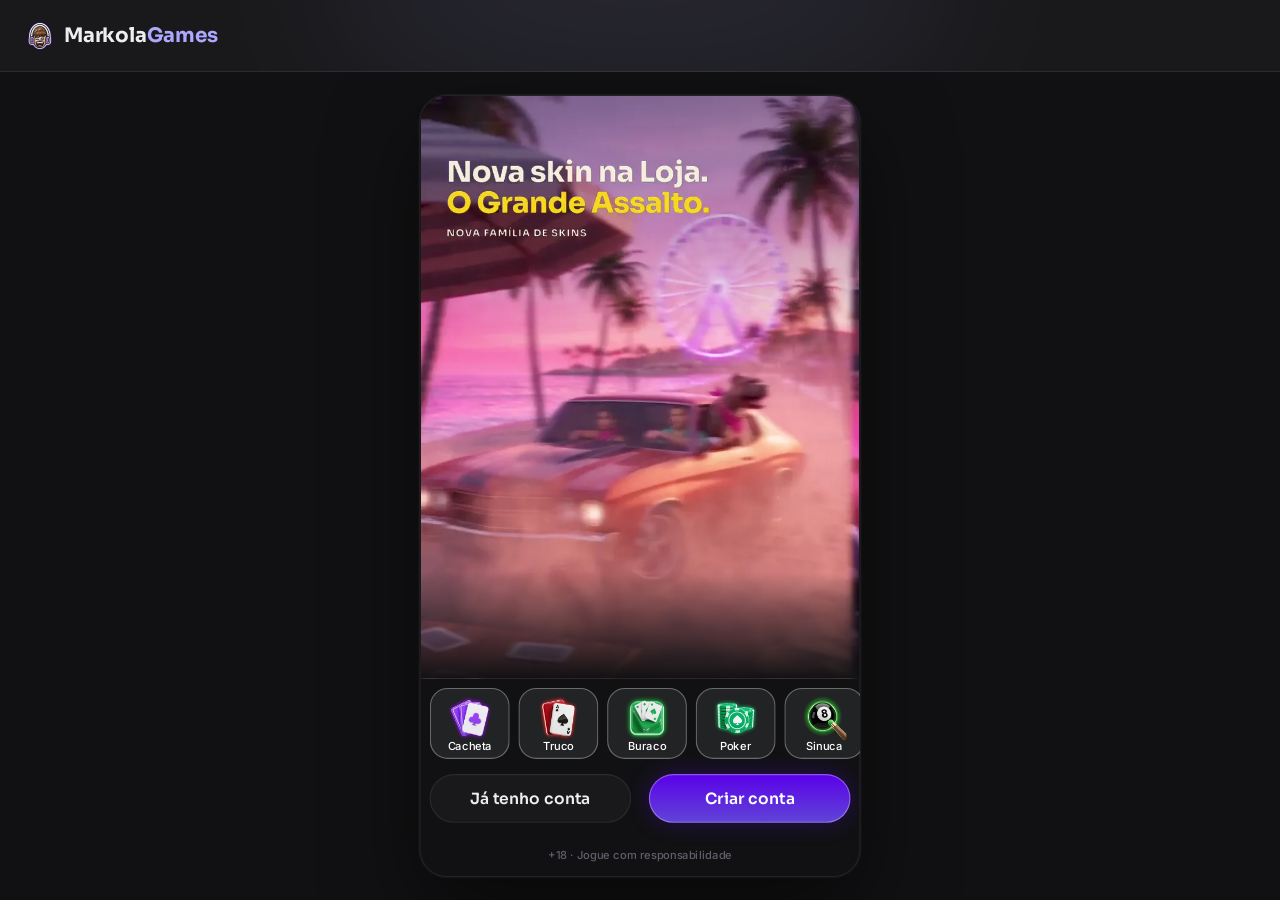
<file: index.html>
<!doctype html>
<html lang="pt-BR">
<head>
<meta charset="utf-8">
<meta name="viewport" content="width=device-width, initial-scale=1, viewport-fit=cover, user-scalable=no">
<meta name="robots" content="noindex, nofollow">
<meta name="theme-color" content="#141e2a">
<meta name="mobile-web-app-capable" content="yes">
<meta name="apple-mobile-web-app-capable" content="yes">
<meta name="apple-mobile-web-app-status-bar-style" content="black-translucent">
<title>Markola Games · protótipo</title>
<link rel="icon" href="assets/ui/logo_icon.webp">
<link rel="preconnect" href="https://fonts.googleapis.com">
<link rel="preconnect" href="https://fonts.gstatic.com" crossorigin>
<link rel="stylesheet" href="https://fonts.googleapis.com/css2?family=Inter:wght@400;500;600;700&family=Sora:wght@600;700;800&display=swap">
<link rel="stylesheet" href="css/tokens.css?v=markola-11261814">
<link rel="stylesheet" href="css/ui.css?v=markola-11261814">
<link rel="stylesheet" href="css/screens.css?v=markola-11261814">
<link rel="stylesheet" href="css/game.css?v=markola-11261814">
<link rel="stylesheet" href="css/desk.css?v=markola-11261814">
<link rel="stylesheet" href="css/missoes.css?v=markola-11261814">
</head>
<body>
<svg width="0" height="0" style="position:absolute" aria-hidden="true">
  <defs><clipPath id="hexclip" clipPathUnits="objectBoundingBox"><path id="hexpath" d=""/></clipPath></defs>
  <symbol id="s-E" viewBox="0 0 16 20"><path d="M8 0C5 4 0 7.5 0 11.5C0 14 2 16 4.5 16C5.7 16 6.8 15.5 7.5 14.7C7.3 16.6 6.5 18.3 5 20H11C9.5 18.3 8.7 16.6 8.5 14.7C9.2 15.5 10.3 16 11.5 16C14 16 16 14 16 11.5C16 7.5 11 4 8 0Z"/></symbol>
  <symbol id="s-C" viewBox="0 0 20 18.4"><path d="M10 18.35L8.55 17.03C3.4 12.36 0 9.28 0 5.5C0 2.420 2.42 0 5.5 0C7.24 0 8.91 0.81 10 2.09C11.09 0.81 12.76 0 14.5 0C17.58 0 20 2.42 20 5.5C20 9.28 16.6 12.36 11.45 17.04L10 18.35Z"/></symbol>
  <symbol id="s-O" viewBox="0 0 15 20"><path d="M7.5 0L15 10L7.5 20L0 10L7.5 0Z"/></symbol>
  <symbol id="s-P" viewBox="0 0 18 18.5"><path d="M9 0C11.3 0 13.2 1.9 13.2 4.2C13.2 5 13 5.7 12.6 6.3C13 6.2 13.4 6.1 13.8 6.1C16.1 6.1 18 8 18 10.3C18 12.6 16.1 14.5 13.8 14.5C12.5 14.5 11.3 13.9 10.5 12.9C10.7 14.9 11.6 16.8 13.1 18.5H4.9C6.4 16.8 7.3 14.9 7.5 12.9C6.7 13.9 5.5 14.5 4.2 14.5C1.9 14.5 0 12.6 0 10.3C0 8 1.9 6.1 4.2 6.1C4.6 6.1 5 6.2 5.4 6.3C5 5.7 4.8 5 4.8 4.2C4.8 1.9 6.7 0 9 0Z"/></symbol>
  <symbol id="i-copy" viewBox="0 0 448 512"><path d="M208 0H332.1c12.7 0 24.9 5.1 33.9 14.1l67.9 67.9c9 9 14.1 21.2 14.1 33.9V336c0 26.5-21.5 48-48 48H208c-26.5 0-48-21.5-48-48V48c0-26.5 21.5-48 48-48zM48 128h80v64H64V448H256V416h64v48c0 26.5-21.5 48-48 48H48c-26.5 0-48-21.5-48-48V176c0-26.5 21.5-48 48-48z"/></symbol>
  <symbol id="i-share" viewBox="0 0 448 512"><path d="M352 224c53 0 96-43 96-96s-43-96-96-96s-96 43-96 96c0 4 .2 8 .7 11.9l-94.1 47C145.4 170.2 121.9 160 96 160c-53 0-96 43-96 96s43 96 96 96c25.9 0 49.4-10.2 66.6-26.9l94.1 47c-.5 3.9-.7 7.8-.7 11.9c0 53 43 96 96 96s96-43 96-96s-43-96-96-96c-25.9 0-49.4 10.2-66.6 26.9l-94.1-47c.5-3.9 .7-7.8 .7-11.9s-.2-8-.7-11.9l94.1-47C302.6 213.8 326.1 224 352 224z"/></symbol>
  <symbol id="i-wa" viewBox="0 0 448 512"><path d="M380.9 97.1C339 55.1 283.2 32 223.9 32c-122.4 0-222 99.6-222 222 0 39.1 10.2 77.3 29.6 111L0 480l117.7-30.9c32.4 17.7 68.9 27 106.1 27h.1c122.3 0 224.1-99.6 224.1-222 0-59.3-25.2-115-67.1-157zm-157 341.6c-33.2 0-65.7-8.9-94-25.7l-6.7-4-69.8 18.3L72 359.2l-4.4-7c-18.5-29.4-28.2-63.3-28.2-98.2 0-101.7 82.8-184.5 184.6-184.5 49.3 0 95.6 19.2 130.4 54.1 34.8 34.9 56.2 81.2 56.1 130.5 0 101.8-84.9 184.6-186.6 184.6zm101.2-138.2c-5.5-2.8-32.8-16.2-37.9-18-5.1-1.9-8.8-2.8-12.5 2.8-3.7 5.6-14.3 18-17.6 21.8-3.2 3.7-6.5 4.2-12 1.4-32.6-16.3-54-29.1-75.5-66-5.7-9.8 5.7-9.1 16.3-30.3 1.8-3.7.9-6.9-.5-9.7-1.4-2.8-12.5-30.1-17.1-41.2-4.5-10.8-9.1-9.3-12.5-9.5-3.2-.2-6.9-.2-10.6-.2-3.7 0-9.7 1.4-14.8 6.9-5.1 5.6-19.4 19-19.4 46.3 0 27.3 19.9 53.7 22.6 57.4 2.8 3.7 39.1 59.7 94.8 83.8 35.2 15.2 49 16.5 66.6 13.9 10.7-1.6 32.8-13.4 37.4-26.4 4.6-13 4.6-24.1 3.2-26.4-1.3-2.5-5-3.9-10.5-6.6z"/></symbol>
  <symbol id="i-pen" viewBox="0 0 512 512"><path d="M362.7 19.3L314.3 67.7 444.3 197.7l48.4-48.4c25-25 25-65.5 0-90.5L453.3 19.3c-25-25-65.5-25-90.5 0zm-71 71L58.6 323.5c-10.4 10.4-18 23.3-22.2 37.4L1 481.2C-1.5 489.7 .8 498.8 7 505s15.3 8.5 23.7 6.1l120.3-35.4c14.1-4.2 27-11.8 37.4-22.2L421.7 220.3 291.7 90.3z"/></symbol>
  <symbol id="i-plus" viewBox="0 0 448 512"><path d="M256 80c0-17.7-14.3-32-32-32s-32 14.3-32 32v144H48c-17.7 0-32 14.3-32 32s14.3 32 32 32h144v144c0 17.7 14.3 32 32 32s32-14.3 32-32V288h144c17.7 0 32-14.3 32-32s-14.3-32-32-32H256V80z"/></symbol>
  <symbol id="i-chev-l" viewBox="0 0 320 512"><path d="M9.4 233.4c-12.5 12.5-12.5 32.8 0 45.3l192 192c12.5 12.5 32.8 12.5 45.3 0s12.5-32.8 0-45.3L77.3 256 246.6 86.6c12.5-12.5 12.5-32.8 0-45.3s-32.8-12.5-45.3 0l-192 192z"/></symbol>
  <symbol id="i-chev-r" viewBox="0 0 320 512"><path d="M310.6 233.4c12.5 12.5 12.5 32.8 0 45.3l-192 192c-12.5 12.5-32.8 12.5-45.3 0s-12.5-32.8 0-45.3L242.7 256 73.4 86.6c-12.5-12.5-12.5-32.8 0-45.3s32.8-12.5 45.3 0l192 192z"/></symbol>
  <symbol id="i-chev-l-light" viewBox="0 0 320 512"><path d="M20.7 267.3c-6.2-6.2-6.2-16.4 0-22.6l192-192c6.2-6.2 16.4-6.2 22.6 0s6.2 16.4 0 22.6L54.6 256 235.3 436.7c6.2 6.2 6.2 16.4 0 22.6s-16.4 6.2-22.6 0l-192-192z"/></symbol>
  <symbol id="i-chev-r-light" viewBox="0 0 320 512"><path d="M299.3 244.7c6.2 6.2 6.2 16.4 0 22.6l-192 192c-6.2 6.2-16.4 6.2-22.6 0s-6.2-16.4 0-22.6L265.4 256 84.7 75.3c-6.2-6.2-6.2-16.4 0-22.6s16.4-6.2 22.6 0l192 192z"/></symbol>
  <symbol id="i-x" viewBox="0 0 384 512"><path d="M324.5 411.1c6.2 6.2 16.4 6.2 22.6 0s6.2-16.4 0-22.6L214.6 256 347.1 123.5c6.2-6.2 6.2-16.4 0-22.6s-16.4-6.2-22.6 0L192 233.4 59.5 100.9c-6.2-6.2-16.4-6.2-22.6 0s-6.2 16.4 0 22.6L169.4 256 36.9 388.5c-6.2 6.2-6.2 16.4 0 22.6s16.4 6.2 22.6 0L192 278.6 324.5 411.1z"/></symbol>
  <symbol id="i-search" viewBox="0 0 512 512"><path d="M384 208A176 176 0 1 0 32 208a176 176 0 1 0 352 0zM343.3 366C307 397.2 259.7 416 208 416C93.1 416 0 322.9 0 208S93.1 0 208 0S416 93.1 416 208c0 51.7-18.8 99-50 135.3L507.3 484.7c6.2 6.2 6.2 16.4 0 22.6s-16.4 6.2-22.6 0L343.3 366z"/></symbol>
  <symbol id="i-check" viewBox="0 0 512 512"><path d="M256 512A256 256 0 1 0 256 0a256 256 0 1 0 0 512zM369 209L241 337c-9.4 9.4-24.6 9.4-33.9 0l-64-64c-9.4-9.4-9.4-24.6 0-33.9s24.6-9.4 33.9 0l47 47L335 175c9.4-9.4 24.6-9.4 33.9 0s9.4 24.6 0 33.9z"/></symbol>
  <symbol id="i-eye" viewBox="0 0 576 512"><path d="M288 32c-80.8 0-145.5 36.8-192.6 80.6C48.6 156 17.3 208 2.5 243.7c-3.3 7.9-3.3 16.7 0 24.6C17.3 304 48.6 356 95.4 399.4C142.5 443.2 207.2 480 288 480s145.5-36.8 192.6-80.6c46.8-43.5 78.1-95.4 93-131.1c3.3-7.9 3.3-16.7 0-24.6c-14.9-35.7-46.2-87.7-93-131.1C433.5 68.8 368.8 32 288 32zM144 256a144 144 0 1 1 288 0 144 144 0 1 1 -288 0zm144-64c0 35.3-28.7 64-64 64c-7.1 0-13.9-1.2-20.3-3.3c-5.5-1.8-11.9 1.6-11.7 7.4c.3 6.9 1.3 13.8 3.2 20.7c13.7 51.2 66.4 81.6 117.6 67.9s81.6-66.4 67.9-117.6c-11.1-41.5-47.8-69.4-88.6-71.1c-5.8-.2-9.2 6.1-7.4 11.7c2.1 6.4 3.3 13.2 3.3 20.3z"/></symbol>
  <symbol id="i-send" viewBox="0 0 512 512"><path d="M498.1 5.6c10.1 7 15.4 19.1 13.5 31.2l-64 416c-1.5 9.7-7.4 18.2-16 23s-18.9 5.4-28 1.6L284 427.7l-68.5 74.1c-8.9 9.7-22.9 12.9-35.2 8.1S160 493.2 160 480V396.4c0-4 1.5-7.8 4.2-10.7L331.8 202.8c5.8-6.3 5.6-16-.4-22s-15.7-6.4-22-.7L106 360.8 17.7 316.6C7.1 311.3 .3 300.7 0 288.9s5.9-22.8 16.1-28.7l448-256c10.7-6.1 23.9-5.5 34 1.4z"/></symbol>
  <symbol id="i-star" viewBox="0 0 576 512"><path d="M316.9 18C311.6 7 300.4 0 288.1 0s-23.4 7-28.8 18L195 150.3 51.4 171.5c-12 1.8-22 10.2-25.7 21.7s-.7 24.2 7.9 32.7L137.8 329 113.2 474.7c-2 12 3 24.2 12.9 31.3s23 8 33.8 2.3l128.3-68.5 128.3 68.5c10.8 5.7 23.9 4.9 33.8-2.3s14.9-19.3 12.9-31.3L438.5 329 542.7 225.9c8.6-8.5 11.7-21.2 7.9-32.7s-13.7-19.9-25.7-21.7L381.2 150.3 316.9 18z"/></symbol>
  <symbol id="i-star-o" viewBox="0 0 576 512"><path d="M287.9 0c9.2 0 17.6 5.2 21.6 13.5l68.6 141.3 153.2 22.6c9 1.3 16.5 7.6 19.3 16.3s.5 18.1-5.9 24.5L433.6 328.4l26.2 155.6c1.5 9-2.2 18.1-9.7 23.5s-17.3 6-25.3 1.7l-137-73.2L151 509.1c-8.1 4.3-17.9 3.7-25.3-1.7s-11.2-14.5-9.7-23.5l26.2-155.6L31.1 218.2c-6.5-6.4-8.7-15.9-5.9-24.5s10.3-14.9 19.3-16.3l153.2-22.6L266.3 13.5C270.4 5.2 278.7 0 287.9 0zm0 79L235.4 187.2c-3.5 7.1-10.2 12.1-18.1 13.3L99 217.9 184.9 303c5.5 5.5 8.1 13.3 6.8 21L171.4 443.7l105.2-56.2c7.1-3.8 15.6-3.7 22.6 0l105.2 56.2L384.2 324.1c-1.3-7.7 1.2-15.5 6.8-21l85.9-85.1L358.6 200.5c-7.8-1.2-14.6-6.1-18.1-13.3L287.9 79z"/></symbol>
</svg>

<!-- desktop (js/desk.js): header largo, menu e chat ao vivo em volta da coluna 9:16 -->
<header class="dkh" id="dkh"></header>
<aside class="dkl" id="dkl" aria-label="Menu"></aside>
<aside class="dkr" id="dkr" aria-label="Chat ao vivo"></aside>

<div class="stage-wrap"><div class="phone" id="phone">
  <div class="status" aria-hidden="true"><span>9:41</span><span class="island"></span>
    <span class="icons"><svg width="18" height="12" viewBox="0 0 18 12" fill="#fff"><rect x="0" y="8" width="3" height="4" rx="1"/><rect x="5" y="5.5" width="3" height="6.5" rx="1"/><rect x="10" y="3" width="3" height="9" rx="1"/><rect x="15" y="0" width="3" height="12" rx="1"/></svg><svg width="16" height="12" viewBox="0 0 16 12" fill="#fff"><path d="M8 2.2c2.3 0 4.4.9 6 2.4l1.1-1.1A10 10 0 0 0 8 .6 10 10 0 0 0 .9 3.5L2 4.6a8.4 8.4 0 0 1 6-2.4zm0 3.3c1.4 0 2.7.5 3.7 1.4l1.1-1.1A7 7 0 0 0 8 3.9a7 7 0 0 0-4.8 1.9l1.1 1.1c1-.9 2.3-1.4 3.7-1.4zm0 3.3c.6 0 1.1.2 1.5.6L8 11 6.5 9.4c.4-.4.9-.6 1.5-.6z"/></svg><svg width="27" height="13" viewBox="0 0 27 13" fill="none"><rect x=".5" y=".5" width="23" height="12" rx="3.5" stroke="#fff" opacity=".4"/><rect x="2" y="2" width="20" height="9" rx="2" fill="#fff"/><rect x="25" y="4.5" width="1.6" height="4" rx=".8" fill="#fff" opacity=".4"/></svg></span>
  </div>
  <div class="app" id="app">
    <!-- telas do app (renderizadas pelo js/screens.js) -->
    <section class="scr" id="view"></section>

    <!-- tela de jogo: os motores (js/games.js) desenham dentro dela -->
    <section class="scr game-scr" id="scr-game" hidden>
      <header class="hud" id="hud"></header>
      <div class="jogo" id="jogo"><div class="board" id="board"></div></div>
      <nav class="mnav" id="mnav">
        <button data-g="voltar"><span class="back"><svg><use href="#i-chev-l-light"/></svg></span><span>Voltar</span></button>
        <button data-g="chat"><img class="ic" src="assets/icons/chat.webp" alt=""><span>Chat</span></button>
        <button data-g="mesa"><img class="ic" src="assets/icons/friends.webp" alt=""><span>Mesa</span></button>
        <button data-g="voz"><img class="ic" id="micIco" src="assets/icons/microphone-off.webp" alt=""><span>Voz</span></button>
        <button data-g="ajustes"><img class="ic" src="assets/icons/gear.webp" alt=""><span>Ajustes</span></button>
      </nav>
    </section>

    <div class="toast" id="toast"><span class="hint-pill" id="toastTxt"></span></div>
    <div id="sheet"></div>
    <div id="overlay"></div>
  </div>
</div></div>

<script src="js/core.js?v=markola-11261814"></script>
<script src="js/ui.js?v=markola-11261814"></script>
<script src="js/screens.js?v=markola-11261814"></script>
<script src="js/loja.js?v=markola-11261814"></script>
<script src="js/social.js?v=markola-11261814"></script>
<script src="js/torneios.js?v=markola-11261814"></script>
<script src="js/sala.js?v=markola-11261814"></script>
<script src="js/missoes.js?v=markola-11261814"></script>
<script src="js/games.js?v=markola-11261814"></script>
<script src="js/sinuca.js?v=markola-11261814"></script>
<script src="js/desk.js?v=markola-11261814"></script>
<script src="js/boot.js?v=markola-11261814"></script>
</body>
</html>
</file>
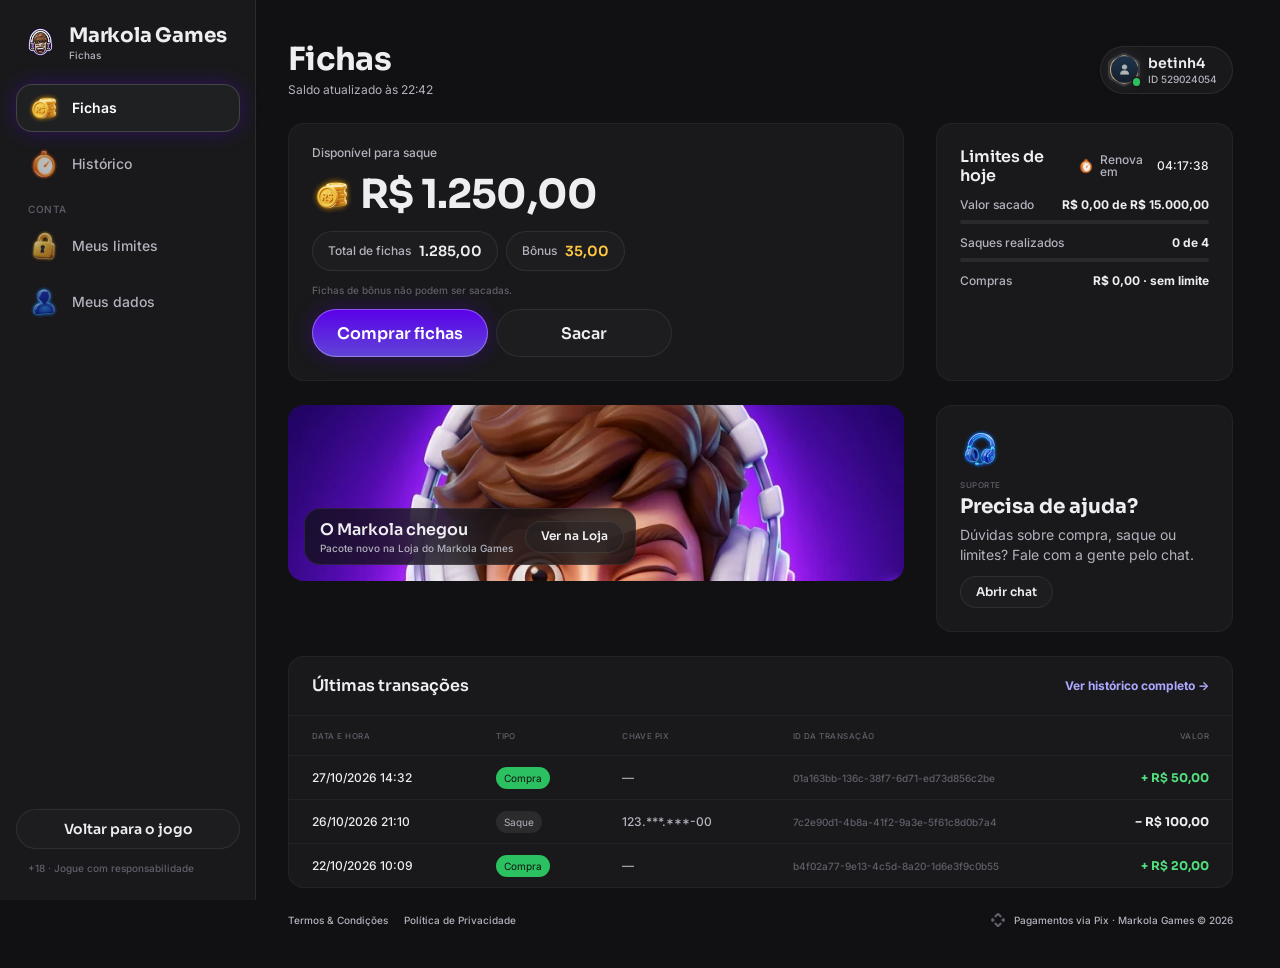
<file: fichas/index.html>
<!doctype html>
<html lang="pt-BR">
<head>
<meta charset="utf-8">
<meta name="viewport" content="width=device-width, initial-scale=1, viewport-fit=cover">
<meta name="robots" content="noindex, nofollow">
<meta name="theme-color" content="#111113">
<title>Fichas · Markola Games</title>
<link rel="icon" href="../assets/ui/logo_icon.webp">
<link rel="preconnect" href="https://fonts.googleapis.com">
<link rel="preconnect" href="https://fonts.gstatic.com" crossorigin>
<link rel="stylesheet" href="https://fonts.googleapis.com/css2?family=Inter:wght@400;500;600;700&family=Sora:wght@600;700;800&display=swap">
<link rel="stylesheet" href="../css/tokens.css?v=20261119a">
<link rel="stylesheet" href="../css/ui.css?v=20261119a">
<link rel="stylesheet" href="fichas.css?v=20261119a">
</head>
<body>
<svg width="0" height="0" style="position:absolute" aria-hidden="true">
  <defs><clipPath id="hexclip" clipPathUnits="objectBoundingBox"><path id="hexpath" d=""/></clipPath></defs>
  <symbol id="i-chev-l-light" viewBox="0 0 320 512"><path d="M20.7 267.3c-6.2-6.2-6.2-16.4 0-22.6l192-192c6.2-6.2 16.4-6.2 22.6 0s6.2 16.4 0 22.6L54.6 256 235.3 436.7c6.2 6.2 6.2 16.4 0 22.6s-16.4 6.2-22.6 0l-192-192z"/></symbol>
  <symbol id="i-x" viewBox="0 0 384 512"><path d="M324.5 411.1c6.2 6.2 16.4 6.2 22.6 0s6.2-16.4 0-22.6L214.6 256 347.1 123.5c6.2-6.2 6.2-16.4 0-22.6s-16.4-6.2-22.6 0L192 233.4 59.5 100.9c-6.2-6.2-16.4-6.2-22.6 0s-6.2 16.4 0 22.6L169.4 256 36.9 388.5c-6.2 6.2-6.2 16.4 0 22.6s16.4 6.2 22.6 0L192 278.6 324.5 411.1z"/></symbol>
  <symbol id="i-check" viewBox="0 0 448 512"><path d="M438.6 105.4c12.5 12.5 12.5 32.8 0 45.3l-256 256c-12.5 12.5-32.8 12.5-45.3 0l-128-128c-12.5-12.5-12.5-32.8 0-45.3s32.8-12.5 45.3 0L160 338.7 393.4 105.4c12.5-12.5 32.8-12.5 45.3 0z"/></symbol>
  <symbol id="i-copy" viewBox="0 0 448 512"><path d="M208 0H332.1c12.7 0 24.9 5.1 33.9 14.1l67.9 67.9c9 9 14.1 21.2 14.1 33.9V336c0 26.5-21.5 48-48 48H208c-26.5 0-48-21.5-48-48V48c0-26.5 21.5-48 48-48zM48 128h80v64H64V448H256V416h64v48c0 26.5-21.5 48-48 48H48c-26.5 0-48-21.5-48-48V176c0-26.5 21.5-48 48-48z"/></symbol>
  <symbol id="i-pix" viewBox="0 0 24 24"><path d="M6.1 6.3 10.1 2.3a2.7 2.7 0 0 1 3.8 0l4 4-2.3 2.3-2.9-2.9a1 1 0 0 0-1.4 0L8.4 8.6 6.1 6.3zm11.8 11.4-4 4a2.7 2.7 0 0 1-3.8 0l-4-4 2.3-2.3 2.9 2.9a1 1 0 0 0 1.4 0l2.9-2.9 2.3 2.3zM2.3 10.1l1.6-1.6L7.4 12l-3.5 3.5-1.6-1.6a2.7 2.7 0 0 1 0-3.8zm19.4 0a2.7 2.7 0 0 1 0 3.8l-1.6 1.6-3.5-3.5 3.5-3.5 1.6 1.6z"/></symbol>
</svg>

<div class="fx">
  <aside class="side" id="side" aria-label="Menu"></aside>
  <div class="main">
    <header class="mtop" id="mtop"></header>
    <main class="page" id="page"></main>
    <footer class="foot" id="foot"></footer>
  </div>
</div>
<div class="veil" id="veil" hidden><section class="drawer" id="drawer" role="dialog" aria-modal="true"></section></div>
<div class="toast" id="toast"><span class="hint-pill" id="toastTxt"></span></div>

<script src="fichas.js?v=20261119a"></script>
</body>
</html>
</file>
<file: css/tokens.css>
/* Markola Games · tokens do DS EstrelaGames (Rjx31bgpOt4m1U8DVKyWtd · modo Markola Games), valores resolvidos 1:1 */
:root{
  color-scheme: dark;
  /* background */
  --bg-default:#111113; --bg-subtle:#19191b; --bg-strong:#222325; --bg-raised:#292a2e; --bg-inset:#010101; --bg-highlight:#ffffff14; --bg-chrome:#19191b; --bg-divider:#292a2e; --bg-band:#00000052;
  --bga-default-50:#11111380; --bga-default-75:#111113bf; --bga-subtle-50:#19191b80; --bga-subtle-75:#19191bbf;
  --bga-strong-25:#22232540; --bga-strong-50:#22232580; --bga-strong-75:#222325bf;
  --bga-secondary-16:#ada8ff29; --bga-secondary-32:#ada8ff52; --bga-accent-12:#ffc8411f;
  /* border */
  --border-muted:#ffffff14; --border-default:#222325; --border-strong:#393a40; --border-focus:#5a00e9;
  --border-hl-top:#ffffff29; --border-gold-top:#ddddffe5; --border-gold-bottom:#5a00e95c;
  /* text */
  --text-default:#eeeef0; --text-muted:#b2b3bd; --text-link:#ada8ff; --text-subtle:#5f606a; --text-disabled:#46484f;
  --text-brand:#ada8ff; --text-success:#52de7e; --text-error:#ff6b6e; --text-prize:#ffc841;
  --text-on-color:#ffffff; --text-on-color-muted:#ffffffd9; --text-on-color-subtle:#ffffffb2; --text-on-light:#111113;
  /* system */
  --sys-info:#651efb; --sys-success:#2cc160; --sys-success-strong:#8cf0a9; --sys-warning:#ffbe2e; --sys-error:#ef4452;
  --sysa-success-25:#2cc16040; --sysa-error-25:#ef445240; --sysa-info-25:#3b74f540;
  --notification-error:#ef4452;
  /* effects */
  --hl-subtle:#ffffff29; --hl:#ffffff52; --hl-strong:#ffffff7a;
  --shadow-faint:#0000001f; --shadow-subtle:#0000003d; --shadow:#00000066; --shadow-strong:#00000080;
  --glow-info:#5a00e952; --glow-accent:#ffbe2e52; --glow-success:#52de7ea3; --glow-gold:#ada8ff52; --glow-blue:#ada8ff; --glow-red:#ff6b6e;
  /* surfaces */
  --surface-card-top:#19191b; --surface-card-bottom:#111113; --surface-elevated-top:#292a2e; --surface-elevated-bottom:#19191b;
  /* buttons */
  --btn-primary-top:#5a00e9; --btn-primary-bg:#6045d6; --btn-secondary-border:#651efb;
  --btn-disabled-top:#292a2e; --btn-disabled-bg:#292a2e; --btn-disabled-text:#46484f;
  /* tabs */
  --tab-default-text:#b2b3bd; --tab-container:#222325; --input-border:#222325;
  --tab-padrao:#5a00e9; --tab-padrao-tint:#5a00e93d; --tab-rosa:#e93d82; --tab-rosa-tint:#e93d823d;
  /* games */
  --game-truco:#e5484d; --game-paulista:#3b74f5; --game-cacheta:#8752f2; --game-tranca:#2cc160; --game-buraco:#1f9a4a;
  --game-poker:#0fa968; --game-sinuca:#2fa35a; --game-todos:#651efb; --game-domino:#14b8a6; --game-dama:#f76b15; --game-xadrez:#5b6cff;
  --game-paulista-tint:#3b74f53d; --game-truco-tint:#e5484d3d; --game-cacheta-tint:#8752f23d; --game-buraco-tint:#1f9a4a3d; --game-poker-tint:#0fa9683d; --game-sinuca-tint:#2fa35a3d;
  /* crew */
  --crew-engenheiro:#4fb3ff; --crew-comandante:#f5c542; --crew-piloto:#ff5a36; --crew-navegador:#e86bff; --crew-explorador:#4dffb8;
  --crew-bar:#ff9f43; --crew-reis:#34d399; --crew-nobru:#3d8bff; --crew-inhui:#ff4fb0;
  /* famílias da página Skins (mesma cor da chamada do Truco) */
  --crew-laje:#ff7f50; --crew-portaria:#3ddc84; --crew-live:#b45cff; --crew-feira:#ffa62b; --crew-navalha:#ff4fb0; --crew-varzea:#5be37d; --crew-oficina:#3db8ff; --crew-posto:#ff3b4a; --crew-fliper:#a45cff; --crew-grau:#4fa3ff; --crew-palpite:#f2b233; --crew-assalto:#ff4fa3;
  /* stake / table */
  --stake-padrao-top:#432d9c; --stake-padrao-bottom:#241a57; --stake-iniciante-top:#1f9a4a; --stake-iniciante-bottom:#1f502c;
  --table-card-top:#1f5a4a; --table-card-bottom:#0f2e2a; --table-stake:#ffc841;
  --plus-bg:#52de7e; --plus-icon:#111113;
  --btn-success-top:#52de7e; --btn-success-bg:#1f9a4a; /* DS button-glass ☰ Type=Success (Comprar) */
  /* cards */
  --card-face:#ffffff; --card-border:#9ea2a4; --suit-red:#c72c3d; --suit-black:#141922; --back-top:#5039b3; --back-bottom:#30177b;
  /* seat timer */
  --seat-timer-track:#ffffff1f; --seat-timer:#651efb;
  /* type */
  --f-display:"Sora", "Inter", system-ui, sans-serif;
  --f-ui:"Inter", system-ui, -apple-system, sans-serif;
  --f-call:"Industry", "Sora", sans-serif;
  /* marca · Markola Games (sobrescreve) */
  --back-top:#5039b3; --back-bottom:#16142b; --btn-primary-text:#ffffff; --crew-nobru:#9B4DFF; --crew-inhui:#9B4DFF;
}
/* estilos de texto do DS */
.t-d3xl{font:700 64px/1.2 var(--f-display);letter-spacing:-.02em}
.t-d2xl{font:700 48px/1.2 var(--f-display);letter-spacing:-.02em}
.t-dxl{font:700 40px/1.2 var(--f-display);letter-spacing:-.02em}
.t-dl{font:700 32px/1.2 var(--f-display);letter-spacing:-.02em}
.t-dm{font:700 24px/1.2 var(--f-display);letter-spacing:-.01em}
.t-ds{font:700 20px/1.2 var(--f-display);letter-spacing:-.01em}
.t-dxs{font:600 16px/1.2 var(--f-display)}
.t-d2xs{font:600 14px/1.2 var(--f-display)}
.t-d3xs{font:600 12px/1.2 var(--f-display)}
.t-hm{font:700 20px/1.2 var(--f-ui)}
.t-ll{font:500 16px/1 var(--f-ui)} .t-lm{font:500 14px/1 var(--f-ui)} .t-ls{font:500 12px/1 var(--f-ui)} .t-lxs{font:500 10px/1 var(--f-ui)} .t-l2xs{font:500 8px/1 var(--f-ui)}
.t-link{font:700 12px/1.5 var(--f-ui)}
.t-p2xl{font:400 20px/1.5 var(--f-ui)} .t-pm{font:400 14px/1.5 var(--f-ui)} .t-ps{font:400 12px/1.5 var(--f-ui)}
</file>
<file: css/ui.css>
/* EstrelaGames · base + componentes do DS (Apple Gamer Style · Glass). Medidas 1:1 com o Figma (frame 375). */
*{box-sizing:border-box}
html,body{height:100%;margin:0}
body{background:#05080c;color:var(--text-default);font-family:var(--f-ui);-webkit-font-smoothing:antialiased;overflow:hidden;-webkit-text-size-adjust:100%}
button{font:inherit;color:inherit;border:0;background:none;padding:0;margin:0;cursor:pointer;-webkit-tap-highlight-color:transparent;text-align:inherit}
button:focus-visible,[role="button"]:focus-visible{outline:2px solid var(--border-focus);outline-offset:2px}
/* cards clicáveis são div[role=button]: o WebKit (iPhone) não estica os filhos de um <button> com flex */
[role="button"]{cursor:pointer;-webkit-tap-highlight-color:transparent;-webkit-user-select:none;user-select:none;outline:0}
input{font:inherit;color:inherit;border:0;background:none;outline:0;padding:0;margin:0;min-width:0}
img,video{display:block;max-width:100%;user-select:none;-webkit-user-drag:none}
video::-webkit-media-controls,video::-webkit-media-controls-start-playback-button,video::-webkit-media-controls-overlay-play-button{display:none!important;-webkit-appearance:none} /* sem botão de play: os vídeos são fundo */
svg{display:block}
[hidden]{display:none!important}
.ic{flex:none;object-fit:contain;pointer-events:none}

/* ---------- aparelho ---------- */
.stage-wrap{position:fixed;inset:0;display:flex;align-items:center;justify-content:center}
.phone{position:relative;width:375px;height:812px;background:var(--bg-subtle);overflow:hidden;border-radius:48px;box-shadow:0 0 0 10px #0c1016,0 0 0 11px #2a3340,0 40px 80px rgba(0,0,0,.6);transform-origin:center;display:flex;flex-direction:column}
.status{position:relative;flex:none;height:44px;display:flex;align-items:center;justify-content:space-between;padding:0 26px 0 32px;font:600 15px/1 var(--f-ui);background:var(--bg-subtle);z-index:60;pointer-events:none}
.status .island{position:absolute;left:50%;top:10px;width:118px;height:32px;margin-left:-59px;border-radius:20px;background:#000}
.status .icons{display:flex;gap:6px;align-items:center}
.app{position:relative;flex:1;min-height:0;overflow:hidden}
@media (max-width:520px){
  .phone{width:100vw;height:100vh;height:100dvh;border-radius:0;box-shadow:none;transform:none!important}
  .status{display:none}
  .app{padding-top:env(safe-area-inset-top,0px)}
}
.scr{position:absolute;inset:0;display:flex;flex-direction:column;background:var(--bg-subtle);overflow:hidden}
.app>.scr{top:env(safe-area-inset-top,0px)}
@media (min-width:521px){.app>.scr{top:0}}
.scroll{flex:1;min-height:0;overflow-y:auto;overflow-x:hidden;-webkit-overflow-scrolling:touch;scrollbar-width:none;overscroll-behavior:contain}
.scroll::-webkit-scrollbar,.hscroll::-webkit-scrollbar{display:none}
/* linha com rolagem lateral: sem clip, sangra até a borda da tela (regra Oct 26) */
.hscroll{display:flex;overflow-x:auto;overflow-y:visible;scrollbar-width:none;margin:0 -8px;padding:0 8px;scroll-padding:0 8px;-webkit-overflow-scrolling:touch}

/* ---------- ícones 3D ---------- */
.i16{width:16px;height:16px}.i20{width:20px;height:20px}.i24{width:24px;height:24px}.i28{width:28px;height:28px}.i32{width:32px;height:32px}.i36{width:36px;height:36px}.i40{width:40px;height:40px}.i48{width:48px;height:48px}

/* ---------- header-game (Mobile · Glass) ---------- */
.hdr{position:relative;flex:none;height:64px;display:flex;align-items:center;gap:4px;padding:8px 12px;background:var(--bg-subtle);overflow:hidden;z-index:20}
.hdr::before{content:"";position:absolute;left:48px;top:-70px;width:280px;height:140px;border-radius:50%;background:var(--glow-blue);filter:blur(60px);opacity:.15;pointer-events:none}
.hdr .side{position:relative;flex:1;min-width:0;display:flex;align-items:center;gap:4px}
.hdr .logo{width:24px;height:36px;display:grid;place-items:center;flex:none}
.hdr .logo img{width:25px;height:24px}
.cpill{flex:1;min-width:0;height:34px;display:flex;align-items:center;gap:2px;padding:4px;border-radius:999px;background:linear-gradient(90deg,#52de7e1a,#22232506),var(--bga-strong-50);box-shadow:inset 0 0 0 1px var(--border-muted);overflow:hidden}
.cpill.bonus{padding:4px 8px 4px 4px;background:linear-gradient(90deg,#22232506,#ffc8411a),var(--bga-strong-50)}
.cpill .ic{width:24px;height:24px}
.cpill .t{flex:1;min-width:0;display:flex;flex-direction:column;gap:2px;text-align:left}
.cpill .t small{font:500 8px/1 var(--f-ui);color:var(--text-muted)}
.cpill .t b{font:700 12px/10px var(--f-ui);color:var(--text-default);white-space:nowrap;overflow:hidden;text-overflow:ellipsis}
.cpill.bonus .t b{color:var(--text-prize)}
.cpill .plus{width:20px;height:20px;border-radius:10px;background:var(--plus-bg);display:grid;place-items:center;flex:none}
.cpill .plus svg{width:12px;height:12px;fill:var(--plus-icon)}
/* saldo com seta: abre o dropdown (DS header-game ◉ Expanded) */
.cpill .chev{width:20px;height:20px;display:grid;place-items:center;flex:none}
.cpill .chev svg{width:10px;height:10px;fill:var(--text-muted);transform:rotate(90deg);transition:transform .2s}
.cpill.open{box-shadow:inset 0 0 0 1px var(--border-strong)} .cpill.open .chev svg{transform:rotate(-90deg)}
.hdr .hbuy{flex:1;min-width:0}
/* dropdown do saldo (DS balance-panel) · celular: preso embaixo do header */
.baldrop{position:absolute;left:0;right:0;top:64px;bottom:0;z-index:45;background:var(--bga-default-75);animation:fade .15s both}
.balp{display:flex;flex-direction:column;gap:16px;max-height:100%;overflow:auto;padding:16px 16px 24px;background:var(--bg-subtle);border-radius:0 0 24px 24px;box-shadow:inset 0 -1px 0 var(--hl-subtle),0 16px 40px rgba(0,0,0,.4);animation:balIn .22s cubic-bezier(.2,.8,.2,1) both}
@keyframes balIn{from{transform:translateY(-12px);opacity:0}}
.balp .top{display:flex;justify-content:space-between;align-items:center}
.balp .top small{font:500 12px/1.2 var(--f-ui);color:var(--text-muted)}
.balp .tv{display:flex;align-items:center;gap:4px}
.balp .eye,.balp .x{display:grid;place-items:center;width:28px;height:28px}
.balp .eye svg{width:20px;height:20px;fill:var(--text-muted)}
.balp .x svg{width:12px;height:12px;fill:var(--text-muted);transform:rotate(-90deg)}
.balp .rows{display:flex;flex-direction:column;gap:12px}
.balp .kv{display:flex;justify-content:space-between;gap:12px;font:400 14px/1.4 var(--f-ui);color:var(--text-muted)}
.balp .kv b{font-weight:400;color:var(--text-default);font-variant-numeric:tabular-nums;text-align:right}
.balp hr{border:0;height:1px;background:var(--border-muted);margin:0}
.balp .acts{display:flex;gap:12px} .balp .acts .btn{flex:1}
/* Bônus Fidelidade (DS _loyalty-bonus): Resgatar quando tem valor · Juntando com a seta que abre as regras */
.fid{display:flex;flex-direction:column;gap:12px;padding:8px 12px 8px 8px;border-radius:24px;background:var(--bga-strong-50);box-shadow:inset 0 0 0 1px var(--border-muted)}
.fid.ready{flex-direction:row;align-items:center;gap:8px}
.fid .ic{width:28px;height:28px;flex:none}
.fid .t{flex:1;min-width:0;display:flex;flex-direction:column;gap:2px;text-align:left}
.fid .t b{font:400 14px/1.3 var(--f-ui);color:var(--text-default)}
.fid .t small{font:500 10px/1.2 var(--f-ui);color:var(--text-muted)}
.fid .v{font:400 14px/1 var(--f-ui);font-variant-numeric:tabular-nums}
.fid .row{display:flex;align-items:center;gap:8px;width:100%}
.fid .chev{width:20px;height:20px;display:grid;place-items:center;flex:none}
.fid .chev svg{width:10px;height:10px;fill:var(--text-muted);transform:rotate(90deg);transition:transform .2s}
.fid.open{border-radius:16px;padding:8px 12px 12px 8px} .fid.open .chev svg{transform:rotate(-90deg)}
.fid .more{display:flex;flex-direction:column;gap:12px}
.fid .wk{display:flex;flex-direction:column;gap:4px;padding:12px;border-radius:12px;background:var(--bga-default-50);box-shadow:inset 0 0 0 1px var(--border-muted)}
.fid .wk small{font:500 12px/1.2 var(--f-ui);color:var(--text-muted)}
.fid .wk b{font:700 20px/1.2 var(--f-display);color:var(--text-prize);font-variant-numeric:tabular-nums}
.fid p{margin:0;font:400 12px/1.5 var(--f-ui);color:var(--text-muted)}
.fid .kv{font-size:12px}
.hbell{position:relative;width:36px;height:36px;border-radius:18px;background:var(--bga-strong-50);box-shadow:inset 0 0 0 1px var(--border-muted);display:grid;place-items:center;flex:none}
.hbell .ic{width:28px;height:28px}
.hbell i{position:absolute;left:28px;top:0;width:8px;height:8px;border-radius:50%;background:var(--notification-error)}
.hbell i[hidden]{display:none}

/* ---------- header-avatar (hexágono com borda da tripulação) ---------- */
.hav{position:relative;display:inline-block;flex:none;width:var(--w,44px);height:var(--h,48px)}
.hav .gl{position:absolute;left:-4.5%;top:0;width:109%;aspect-ratio:1;border-radius:50%;background:var(--cc);filter:blur(calc(var(--w,44px) * .16));opacity:.45;pointer-events:none}
.hav .hx{position:absolute;inset:0;-webkit-clip-path:url(#hexclip);clip-path:url(#hexclip);background:var(--cc)}
.hav .hx img{position:absolute;inset:2px;width:calc(100% - 4px);height:calc(100% - 4px);object-fit:cover;object-position:center top;-webkit-clip-path:url(#hexclip);clip-path:url(#hexclip);background:var(--bg-raised)}
.hav .on{position:absolute;left:77%;top:75%;width:23%;aspect-ratio:1;border-radius:50%;background:var(--sys-success);box-shadow:0 0 0 1.5px var(--bg-subtle)}
.hav.xs{--w:24px;--h:26px}.hav.s{--w:32px;--h:35px}.hav.m{--w:44px;--h:48px}.hav.l{--w:56px;--h:60px}
.hav.xs .hx img,.hav.s .hx img{inset:1.5px;width:calc(100% - 3px);height:calc(100% - 3px)}
.hav.empty{height:var(--w)}
.hav.empty .av0{position:absolute;inset:4.5%;width:91%;height:91%}
.hav.empty .add{position:absolute;left:63.6%;top:63.6%;width:27.3%;height:27.3%;border-radius:50%;background:var(--plus-bg);box-shadow:0 0 0 1.2px var(--bg-subtle);display:grid;place-items:center}
.hav.empty .add svg{width:58%;height:58%;fill:var(--plus-icon)}

/* ---------- avatar circular (avatar-estrela-games) ---------- */
.av{position:relative;display:inline-block;vertical-align:middle;flex:none;width:var(--s,48px);height:var(--s,48px);border-radius:50%;background:linear-gradient(180deg,var(--surface-elevated-top),var(--surface-elevated-bottom));box-shadow:inset 0 0 0 var(--bw,2px) #ffffff29}
.av img{position:absolute;inset:var(--bw,2px);width:calc(100% - 2*var(--bw,2px));height:calc(100% - 2*var(--bw,2px));border-radius:50%;object-fit:cover;object-position:center top}
.av.s{--s:32px;--bw:1px}.av.m{--s:48px;--bw:2px}.av.l{--s:80px;--bw:3px}.av.xl{--s:120px;--bw:4px}
.av .lvl{position:absolute;left:50%;bottom:-4px;transform:translateX(-50%);padding:1px 6px;border-radius:999px;background:var(--bg-raised);box-shadow:0 0 0 2px var(--bg-default);font:600 12px/14px var(--f-display);white-space:nowrap}
.av.empty .ph{position:absolute;inset:25%;width:50%;height:50%;fill:#ffffff52}
.av .addb{position:absolute;left:63.3%;top:63.3%;width:36.7%;height:36.7%;border-radius:50%;background:var(--plus-bg);display:grid;place-items:center;box-shadow:0 0 0 3px var(--bg-subtle)}
.av .addb svg{width:50%;height:50%;fill:#fff}

/* ---------- navbar-glass ---------- */
.nav{position:absolute;left:16px;right:16px;bottom:calc(12px + env(safe-area-inset-bottom,0px));height:64px;display:flex;align-items:stretch;padding:4px;border-radius:24px;background:var(--bga-strong-75);box-shadow:inset 0 0 0 1px var(--border-muted);-webkit-backdrop-filter:blur(24px);backdrop-filter:blur(24px);z-index:30}
.nav>button{position:relative;flex:1;min-width:0;display:flex;flex-direction:column;align-items:center;justify-content:center;border-radius:20px}
.nav>button .ic{width:32px;height:32px;opacity:.75}
.nav>button>span{font:500 10px/1 var(--f-ui);color:var(--text-subtle);white-space:nowrap}
.nav>button.on{flex:none;width:104px;justify-content:flex-end;gap:2px;padding-bottom:6px;background:var(--bga-secondary-16);box-shadow:inset 0 0 0 1px var(--hl-subtle),0 0 20px var(--glow-info)}
.nav>button.on .ic{position:absolute;left:28px;top:-14px;width:48px;height:48px;opacity:1}
.nav>button.on .lr{width:100%;display:flex;align-items:center;justify-content:space-between;padding:0 8px}
.nav>button.on .lr span{font:500 10px/1 var(--f-ui);color:var(--text-on-color)}
.nav .lr i{width:16px;height:16px;display:grid;place-items:center}
.nav .lr svg{width:10px;height:16px;fill:var(--text-on-color)}

/* ---------- game-block ---------- */
.gb{position:relative;flex:none;width:72px;height:64px;border-radius:16px;display:flex;flex-direction:column;align-items:center;justify-content:center;padding:4px 0;background:var(--tab-container);box-shadow:inset 0 0 0 1px var(--hl);font:500 10px/1 var(--f-ui);color:var(--text-on-color);white-space:nowrap}
.gb .ic{width:40px;height:40px}
.gb.on{justify-content:flex-end;padding:0 0 6px;background:var(--gc);box-shadow:0 4px 12px var(--gs,transparent)}
.gb.on .ic{position:absolute;left:50%;top:-12px;width:60px;height:60px;margin-left:-30px}
.gb .lk{position:absolute;right:4px;top:4px;width:14px;height:14px;opacity:.8}
.gb.on .lk{display:none}
.games-row{gap:8px;padding-top:12px;margin-top:-12px}
.games-row .gb{width:72px}

/* ---------- tabs ---------- */
.tabs{display:flex;gap:2px;height:44px;padding:4px;border-radius:12px;background:var(--bg-raised);box-shadow:inset 0 0 0 1px var(--input-border)}
.tabs>button{position:relative;flex:1;min-width:0;height:34px;border-radius:8px;display:flex;align-items:center;justify-content:center;padding:8px 16px;font:500 12px/1 var(--f-ui);color:var(--tab-default-text);white-space:nowrap}
.tabs>button.on{background:var(--tc-tint);font:700 12px/18px var(--f-ui);color:var(--text-default)}
.tabs>button.on::after{content:"";position:absolute;left:50%;bottom:0;width:24px;height:3px;margin-left:-12px;border-radius:2px;background:var(--tc);box-shadow:0 0 8px var(--tc)}
.tabs>button .lk{font:500 9px/1 var(--f-ui);margin-left:4px;opacity:.7}
.tabs{--tc:var(--tab-padrao);--tc-tint:var(--tab-padrao-tint)}
.tabs.t-azul{--tc:var(--game-paulista);--tc-tint:var(--game-paulista-tint)}
.tabs.t-vermelha{--tc:var(--game-truco);--tc-tint:var(--game-truco-tint)}
.tabs.t-roxa{--tc:var(--game-cacheta);--tc-tint:var(--game-cacheta-tint)}
.tabs.t-verde{--tc:var(--game-buraco);--tc-tint:var(--game-buraco-tint)}
.tabs.t-rosa{--tc:var(--tab-rosa);--tc-tint:var(--tab-rosa-tint)}

/* ---------- button-glass ---------- */
.btn{display:inline-flex;align-items:center;justify-content:center;gap:8px;white-space:nowrap;transition:transform .12s,filter .12s;flex:none}
.btn:active{transform:scale(.97)}
.btn.l{height:48px;padding:0 24px;border-radius:24px;font:600 16px/1.2 var(--f-display)}
.btn.m{height:40px;padding:0 20px;border-radius:20px;font:600 14px/1.2 var(--f-display)}
.btn.s{height:32px;padding:0 16px;border-radius:16px;font:600 12px/1.2 var(--f-display)}
.btn.xl{height:56px;padding:0 24px;border-radius:28px;font:600 16px/1.2 var(--f-display)}
.btn.m44{height:44px;border-radius:22px}
.btn.pri{background:linear-gradient(180deg,var(--btn-primary-top),var(--btn-primary-bg));box-shadow:inset 0 0 0 1px var(--hl),0 0 20px var(--glow-info);color:var(--btn-primary-text)}
.btn.sec{background:var(--bga-strong-50);box-shadow:inset 0 0 0 1px var(--border-muted);color:var(--text-default)}
.btn.ok{background:linear-gradient(180deg,var(--btn-success-top),var(--btn-success-bg));box-shadow:inset 0 0 0 1px var(--hl),0 0 20px var(--glow-success);color:#fff}
.btn:disabled,.btn.dis{background:var(--btn-disabled-bg);box-shadow:none;color:var(--btn-disabled-text);pointer-events:none}
.btn.danger-txt{background:none;box-shadow:none;color:var(--text-error);font:500 14px/1 var(--f-ui)}
.btn.fill{flex:1;min-width:0}
.btn.wide{width:100%}
.btn .ic{width:20px;height:20px}

/* ---------- button-icon ---------- */
.bicon{width:40px;height:40px;border-radius:20px;display:grid;place-items:center;flex:none;background:var(--bga-strong-50);box-shadow:inset 0 0 0 1px var(--border-muted)}
.bicon .ic{width:24px;height:24px}
.bicon.s{width:32px;height:32px;border-radius:16px}.bicon.s .ic{width:20px;height:20px}
.bicon svg{width:14px;height:14px;fill:var(--text-default)}
.bicon.s28{width:28px;height:28px;border-radius:14px}.bicon.s28 svg{width:16px;height:16px}

/* ---------- tag ---------- */
.tag{display:inline-flex;align-items:center;gap:4px;padding:2px 8px;border-radius:999px;font:400 12px/18px var(--f-ui);white-space:nowrap;flex:none}
.tag.neutral{background:#ffffff14;color:var(--text-muted)}
.tag.gold{padding:3px 8px;background:#ada8ff29;color:#fff;box-shadow:inset 0 0 0 1px #ddddff8c}
.tag.success{background:var(--sys-success);color:var(--bg-default)}
.tag.danger{background:var(--sys-error);color:var(--text-default)}
.tag.info{background:var(--sys-info);color:var(--text-default)}
.tag.live{background:var(--sys-error);color:var(--text-default)}
.tag.beginner{background:var(--game-buraco);color:var(--text-default)}

/* ---------- section-title ---------- */
.stitle{display:flex;align-items:center;justify-content:space-between;gap:16px}
.stitle .tx{flex:1;min-width:0;display:flex;flex-direction:column;gap:2px}
.stitle b{font:700 20px/1.2 var(--f-display);letter-spacing:-.01em}
.stitle small{font:500 12px/1 var(--f-ui);color:var(--text-muted)}
.trow{display:flex;align-items:center;justify-content:space-between;gap:8px}
.trow b{font:600 14px/1.2 var(--f-display)}
.trow small{font:500 10px/1 var(--f-ui);color:var(--text-subtle)}

/* ---------- page-top ---------- */
.ptop{flex:none;display:flex;align-items:center;justify-content:space-between;gap:8px;padding:8px;min-height:45px}
.ptop .l{display:flex;align-items:center;gap:8px;min-width:0}
.ptop .back{width:28px;height:28px;border-radius:14px;display:grid;place-items:center;background:var(--bga-strong-50);box-shadow:inset 0 0 0 1px var(--border-muted);flex:none}
.ptop .back svg{width:10px;height:16px;fill:var(--text-default)}
.ptop .tx{display:flex;flex-direction:column;min-width:0}
.ptop .tx b{font:600 16px/1.2 var(--f-display);white-space:nowrap;overflow:hidden;text-overflow:ellipsis}
.ptop .tx small{display:flex;align-items:center;gap:4px;font:500 10px/1 var(--f-ui);color:var(--text-muted)}
.ptop .tx small i{width:6px;height:6px;border-radius:50%;background:var(--sys-success)}

/* ---------- input-search / input ---------- */
.search{display:flex;align-items:center;gap:8px;height:40px;padding:0 16px 0 12px;border-radius:20px;background:var(--bga-strong-50);box-shadow:inset 0 0 0 1px var(--border-muted)}
.search svg{width:16px;height:16px;fill:var(--text-muted);flex:none}
.search input{flex:1;font:500 12px/1 var(--f-ui);color:var(--text-default)}
.search input::placeholder{color:var(--text-muted)}
.field{display:flex;flex-direction:column;gap:8px}
.field>label{font:500 14px/1 var(--f-ui);color:var(--text-default)}
.field .box{display:flex;align-items:center;gap:8px;height:40px;padding:8px 12px;border-radius:12px;background:var(--bga-strong-50);box-shadow:inset 0 0 0 1px var(--border-muted)}
.field .box:focus-within{box-shadow:inset 0 0 0 1px var(--border-focus)}
.field .box input{flex:1;font:400 14px/1.5 var(--f-ui);color:var(--text-default)}
.field .box input::placeholder{color:var(--text-disabled)}
.field .box button svg{width:20px;height:20px;fill:var(--text-muted)}

/* ---------- otp ---------- */
.otp{display:flex;gap:8px;justify-content:center}
.otp .bx{width:48px;height:56px;border-radius:12px;background:#ffffff14;display:grid;place-items:center;font:700 24px/1.2 var(--f-display);color:var(--text-default);box-shadow:inset 0 0 0 1px var(--border-muted)}
.otp .bx.act{background:#ffffff1f;box-shadow:inset 0 0 0 2px var(--border-focus),0 0 12px var(--glow-info)}
.otp .bx.act::after{content:"";width:2px;height:24px;background:var(--border-focus);animation:blink 1s steps(1) infinite}
@keyframes blink{50%{opacity:0}}
.otp-in{position:absolute;opacity:0;pointer-events:none;width:1px;height:1px}

/* ---------- progress ---------- */
.prog{height:4px;border-radius:999px;background:#ffffff1f;overflow:hidden;flex:1}
.prog i{display:block;height:100%;border-radius:inherit;background:var(--tab-padrao);transition:width .3s}

/* ---------- stake-pill ---------- */
.stakes{position:relative;height:128px;overflow:hidden;margin:0 -8px}
.stakes .track{position:absolute;top:8px;left:50%;transform:translateX(-50%);display:flex;align-items:center;gap:8px;height:112px}
.sp{position:relative;flex:none;display:flex;flex-direction:column;border-radius:16px;padding:4px 4px 0;background:linear-gradient(180deg,var(--surface-elevated-top),var(--surface-card-bottom));box-shadow:inset 0 0 0 1px #ffffff29,0 16px 40px var(--shadow);transition:width .25s,height .25s}
.sp .st{position:relative;flex:1;align-self:stretch;border-radius:12px;display:flex;flex-direction:column;align-items:center;justify-content:center;gap:4px;background:linear-gradient(180deg,var(--stake-padrao-top),var(--stake-padrao-bottom));box-shadow:inset 0 0 0 1px var(--hl-subtle),inset 0 2px 8px var(--shadow)}
.sp .v{display:flex;align-items:center;gap:4px;font:600 14px/1.2 var(--f-display);white-space:nowrap}
.sp .v .ic{width:14px;height:14px}
.sp .q{position:absolute;top:4px;right:4px;display:flex;align-items:center;gap:3px;padding:2px 5px;border-radius:8px;background:var(--bga-strong-50);font:500 8px/1 var(--f-ui);white-space:nowrap}
.sp .q::before{content:"";width:5px;height:5px;border-radius:50%;background:var(--sys-success)}
.sp .tg{padding:2px 6px;border-radius:6px;background:var(--bga-strong-50);font:500 8px/1 var(--f-ui);color:var(--text-success)}
.sp .ft{flex:none;display:flex;align-items:center;justify-content:center;gap:3px;padding:4px 0 5px;white-space:nowrap}
.sp .ft small{font:500 8px/1 var(--f-ui);color:var(--text-muted)}
.sp .ft b{font:500 8px/1 var(--f-ui)}
.sp.ini .st{background:linear-gradient(180deg,var(--stake-iniciante-top),var(--stake-iniciante-bottom))}
.sp.S{width:68px;height:68px;padding:4px}
.sp.S .q,.sp.S .ft,.sp.S .tg{display:none}
.sp.M{width:88px;height:88px}
.sp.M .v{font:600 16px/1.2 var(--f-display)} .sp.M .v .ic{width:18px;height:18px}
.sp.L{width:112px;height:112px}
.sp.L .v{font:700 20px/1.2 var(--f-display);letter-spacing:-.01em} .sp.L .v .ic{width:24px;height:24px}
.sp.L .ft b{font:500 10px/1 var(--f-ui)}
.sp.on{box-shadow:inset 0 0 0 2px var(--btn-secondary-border),0 0 20px var(--glow-info)}
.sp.on .st{background:linear-gradient(180deg,var(--btn-primary-top),var(--btn-primary-bg))}
.sp.on.ini .st{background:linear-gradient(180deg,var(--stake-iniciante-top),var(--stake-iniciante-bottom))}
.stake-grid{display:grid;grid-template-columns:repeat(3,minmax(0,1fr));gap:12px}
.stake-grid .sp{width:auto;height:88px}

/* ---------- table-glass (mesa aberta) ---------- */
.tg-row{display:grid;grid-template-columns:repeat(2,minmax(0,1fr));gap:16px 8px}
.tgl{position:relative;height:92px;border-radius:46px;padding:4px;display:flex;background:linear-gradient(180deg,var(--surface-elevated-top),var(--surface-card-bottom));box-shadow:inset 0 0 0 1px #ffffff29,0 16px 40px var(--shadow);text-align:left}
.tgl .felt{flex:1;align-self:stretch;min-width:0;display:flex;align-items:center;padding:10px 12px 6px 70px;border-radius:41px;background:linear-gradient(180deg,var(--table-card-top),var(--table-card-bottom));box-shadow:inset 0 0 0 1px var(--hl-subtle),inset 0 2px 8px var(--shadow)}
.tgl .vals{display:flex;flex-direction:column;gap:4px;min-width:0}
.tgl .vals b{font:600 14px/1.2 var(--f-display);color:var(--table-stake);white-space:nowrap}
.tgl .vals small{font:500 10px/1 var(--f-ui);color:#ffffffb2;white-space:nowrap}
.tgl .seats{display:flex;align-items:center;gap:2px;height:20px}
.tgl .seats .pl{display:flex}
.tgl .seats .pl span{width:20px;height:20px;border-radius:10px;overflow:hidden;background:var(--cc);margin-right:-6px;box-shadow:0 0 0 1px var(--table-card-bottom)}
.tgl .seats .pl span img{width:100%;height:100%;object-fit:cover;object-position:center top}
.tgl .seats em{font:600 12px/14px var(--f-display);font-style:normal;margin-left:8px}
.tgl .tab{position:absolute;left:50%;top:-8px;transform:translateX(-50%);padding:2px 8px;border-radius:8px;background:var(--surface-elevated-top);box-shadow:inset 0 0 0 1px var(--border-muted);font:500 10px/12px var(--f-ui);color:var(--text-subtle);white-space:nowrap}
.tgl .deck{position:absolute;left:14px;top:25px;width:52px;height:52px}
.tgl.locked .felt>*{opacity:.55}
.tgl.pool{border-radius:16px}
.tgl.pool .felt{border-radius:12px;position:relative;overflow:hidden;background:linear-gradient(180deg,#2fa35a,#145c32)}
.tgl.pool .felt::before{content:"";position:absolute;left:30%;top:0;bottom:0;border-left:1px solid #ffffff29}
.tgl.pool .pk{position:absolute;width:10px;height:10px;border-radius:50%;background:#000000b2;box-shadow:inset 0 0 0 1px #ffffff1f}

/* ---------- action-tile ---------- */
.atile{width:80px;height:64px;border-radius:16px;display:flex;flex-direction:column;align-items:center;justify-content:center;background:var(--bga-strong-50);box-shadow:inset 0 0 0 1px var(--border-muted);font:600 14px/1.2 var(--f-display);flex:none}
.atile .ic{width:28px;height:28px}

/* ---------- bottom sheet (sheet glass) ---------- */
.veil{position:absolute;inset:0;z-index:50;background:var(--bga-default-75);display:flex;align-items:flex-end;animation:fade .2s both}
.bsheet{position:relative;width:100%;max-height:calc(100% - 24px);display:flex;flex-direction:column;align-items:stretch;gap:12px;padding:8px 12px calc(24px + env(safe-area-inset-bottom,0px));border-radius:24px 24px 0 0;background:var(--bg-subtle);box-shadow:inset 0 1px 0 var(--hl-subtle),0 16px 40px var(--shadow);animation:up .28s cubic-bezier(.2,.9,.3,1) both;overflow:hidden}
.bsheet.g16{gap:16px}
.bsheet .handle{width:36px;height:4px;border-radius:2px;background:var(--border-muted);align-self:center;flex:none}
.bsheet .scroll{margin:0 -12px;padding:0 12px}
.sh-h{display:flex;align-items:center;gap:12px;flex:none}
.sh-h>.ic{width:36px;height:36px}
.sh-h .tx{flex:1;min-width:0;display:flex;flex-direction:column;gap:2px}
.sh-h .tx b{font:600 16px/1.2 var(--f-display)}
.sh-h .tx small{font:500 10px/1.2 var(--f-ui);color:var(--text-subtle)}
.sh-h .tx small.ok{display:flex;align-items:center;gap:6px;color:var(--sys-success)}
.sh-h .tx small.ok::before{content:"";width:8px;height:8px;border-radius:50%;background:var(--sys-success)}
.xbtn{width:32px;height:32px;border-radius:16px;display:grid;place-items:center;background:var(--bga-strong-50);box-shadow:inset 0 0 0 1px var(--border-muted);flex:none}
.xbtn svg{width:14px;height:14px;fill:var(--text-default)}
@keyframes up{from{transform:translateY(100%)}to{transform:none}}
@keyframes fade{from{opacity:0}}
@keyframes pop{from{transform:scale(.3);opacity:0}}

/* ---------- hint (pílula) / toast ---------- */
.hint-pill{display:inline-flex;align-items:center;gap:4px;padding:4px 12px;border-radius:999px;background:var(--bga-strong-75);box-shadow:inset 0 0 0 1px var(--hl-subtle);font:500 10px/1.2 var(--f-ui);color:var(--text-default);white-space:nowrap;-webkit-backdrop-filter:blur(12px);backdrop-filter:blur(12px)}
.toast{position:absolute;left:50%;top:72px;transform:translate(-50%,-8px);opacity:0;transition:opacity .2s,transform .2s;z-index:90;pointer-events:none;max-width:calc(100% - 32px)}
.toast .hint-pill{font-size:11px;padding:6px 14px;white-space:normal;text-align:center}
.toast.show{opacity:1;transform:translate(-50%,0)}

/* ---------- list / cells ---------- */
.cell{display:flex;flex-direction:column;gap:2px;padding:8px;border-radius:12px;background:var(--bga-strong-50);box-shadow:inset 0 0 0 1px var(--border-muted);min-width:0;flex:1}
.cell small{font:500 10px/1 var(--f-ui);color:var(--text-subtle)}
.cell b{font:600 14px/1.2 var(--f-display);white-space:nowrap}
.card-raised{border-radius:16px;background:var(--bg-raised)}
.muted{color:var(--text-muted)}.subtle{color:var(--text-subtle)}.prize{color:var(--text-prize)}.ok{color:var(--text-success)}.err{color:var(--text-error)}

@media (prefers-reduced-motion: reduce){*,*::before,*::after{animation-duration:.01ms!important;animation-iteration-count:1!important;transition-duration:.01ms!important}}
</file>
<file: css/screens.css>
/* EstrelaGames · layout das telas (frames do Figma · arquivo WkFIFdpiEMFdsQUZqbs5JA) */

/* ---------- Onboarding · M01 Boas-vindas ---------- */
.ob1{background:var(--bg-default)}
.ob1 .hero{position:relative;flex:1;min-height:0;overflow:hidden;background:#05080c}
.ob1 .hero video{position:absolute;inset:0;width:100%;height:100%;object-fit:cover;object-position:center top}
.ob1 .hero::after{content:"";position:absolute;left:0;right:0;bottom:0;height:96px;background:linear-gradient(180deg,#11111300,var(--bg-default));pointer-events:none}
.ob1 .bottom{flex:none;display:flex;flex-direction:column;gap:2px;padding-bottom:env(safe-area-inset-bottom,0px)}
.ob1 .copy{padding:8px 8px 0}
.ob1 .copy .hscroll{gap:8px}
.ob1 .acts{display:flex}
.ob1 .acts>div{flex:1;min-width:0;padding:12px 8px;display:flex}
.ob1 .acts .btn{flex:1}
.ob1 .legal{margin:0;padding:10px 0 14px;text-align:center;font:500 10px/1 var(--f-ui);color:var(--text-subtle)}

/* ---------- Onboarding · M02–M05 cadastro ---------- */
.ob{padding:12px 8px calc(24px + env(safe-area-inset-bottom,0px));gap:24px}
.ob .obtop{flex:none;display:flex;align-items:center;gap:12px}
.ob .obtop .back{width:32px;height:32px;border-radius:16px;display:grid;place-items:center;background:var(--bga-strong-50);box-shadow:inset 0 0 0 1px var(--border-muted);flex:none}
.ob .obtop .back svg{width:10px;height:16px;fill:var(--text-default)}
.ob .obtop span{font:500 12px/1 var(--f-ui);color:var(--text-muted);flex:none}
.ob .obc{flex:1;min-height:0;display:flex;flex-direction:column;justify-content:space-between;gap:24px;overflow-y:auto;scrollbar-width:none}
.ob .obc::-webkit-scrollbar{display:none}
.ob .obtx{display:flex;flex-direction:column;gap:8px}
.ob h1{margin:0;font:700 32px/1.2 var(--f-display);letter-spacing:-.02em}
.ob .obtx p{margin:0;font:400 14px/1.5 var(--f-ui);color:var(--text-muted)}
.ob .form{display:flex;flex-direction:column;gap:20px}
.ob .obft{display:flex;flex-direction:column;gap:12px;flex:none}
.ob .note{margin:0;font:500 10px/1.4 var(--f-ui);color:var(--text-subtle);text-align:center}
.ob .note a{color:var(--text-link);text-decoration:none}
.ob .resend{display:flex;align-items:center;justify-content:space-between;gap:8px;font:500 14px/1 var(--f-ui);color:var(--text-muted)}
.ob .checks{display:flex;flex-direction:column;gap:10px}
.ob .checks div{display:flex;align-items:center;gap:8px;font:500 12px/1 var(--f-ui);color:var(--text-subtle)}
.ob .checks svg{width:16px;height:16px;fill:var(--text-disabled)}
.ob .checks div.on{color:var(--text-default)}
.ob .checks div.on svg{fill:var(--sys-success)}
.ob .avatar-pick{display:flex;justify-content:center}
.ob .avatar-pick .av{box-shadow:inset 0 0 0 3px var(--btn-secondary-border),0 0 20px var(--glow-info)}
.ob .avail{display:flex;align-items:center;gap:6px;font:500 12px/1 var(--f-ui);color:var(--text-success)}
.ob .avail svg{width:14px;height:14px;fill:currentColor}
.ob .avail.err{color:var(--text-error)}
.ob .sugs{display:flex;flex-wrap:wrap;align-items:center;gap:8px}
.ob .sugs .sl{font:500 10px/1 var(--f-ui);color:var(--text-muted)}
.ob .sugs .tag{cursor:pointer;font:600 12px/14px var(--f-display);padding:4px 10px}

/* ---------- Lobby (Home sem skin) ---------- */
.lobby .glowtop{position:absolute;left:48px;top:-70px;width:280px;height:140px;border-radius:50%;background:var(--glow-blue);filter:blur(60px);opacity:.22;pointer-events:none;z-index:0}
.lobby .content{position:relative;display:flex;flex-direction:column;gap:12px;padding:12px 8px 96px}
.lobby .modos{display:flex;align-items:center;gap:8px}
.lobby .modos .tabs{flex:1;min-width:0}
.lobby .sec{display:flex;flex-direction:column;gap:8px}
.lobby .sec.open{gap:16px}
.lobby .soon-note{margin:-4px 0 0;font:500 12px/1.4 var(--f-ui);color:var(--text-subtle);text-align:center;padding:0 16px}

/* ---------- Home com skin (Jogos) ---------- */
.home{gap:12px}
.home .stage{position:relative;flex:1;min-height:0;margin:0 8px;border-radius:12px;overflow:hidden;background:#0b1220;box-shadow:inset 0 0 0 1px var(--border-strong)}
.home .stage video{position:absolute;inset:0;width:100%;height:100%;object-fit:cover;object-position:center top}
.home .stage .shade{position:absolute;left:0;right:0;bottom:0;height:320px;background:linear-gradient(180deg,#19191b00,var(--bg-subtle));pointer-events:none}
.home .stage .ct{position:absolute;inset:0;display:flex;flex-direction:column;justify-content:space-between;gap:8px;padding:8px 8px calc(90px + env(safe-area-inset-bottom,0px))}
.home .stage .gl{display:flex;flex-direction:column;gap:8px;width:70px;min-height:0;overflow-y:auto;padding-top:12px;margin-top:-12px;scrollbar-width:none}
.home .stage .gl::-webkit-scrollbar{display:none}
.home .stage .gl .gb{width:70px;flex:none}
.home .stage .gl .gb:not(.on){background:#222325b8;-webkit-backdrop-filter:blur(12px);backdrop-filter:blur(12px)}
.home .stage .acts{display:flex;gap:8px;align-items:center}
.home .stage .acts .btn{flex:1;height:64px;border-radius:24px;font:600 16px/1.2 var(--f-display)}
.home .stage .acts .atile{-webkit-backdrop-filter:blur(12px);backdrop-filter:blur(12px)}
/* lobby (sem skin): Treino ao lado do Jogar, igual à Home com skin (Figma M01/D01, 03/11) */
.lobby .sec .acts{display:flex;gap:8px;align-items:center}
.lobby .sec .acts .btn{flex:1;height:64px;border-radius:24px;font:600 16px/1.2 var(--f-display)}
.home .rw-hint{position:absolute;left:50%;top:72px;transform:translateX(-50%);z-index:25}

/* ---------- fila (partida rápida / mesa) ---------- */
.qslots{display:grid;gap:8px}
.qslot{height:96px;border-radius:12px;background:var(--bga-strong-50);box-shadow:inset 0 0 0 1px var(--border-muted);display:flex;flex-direction:column;align-items:center;justify-content:center;gap:6px;font:500 10px/1 var(--f-ui);color:var(--text-subtle);min-width:0;padding:0 4px;text-align:center}
.qslot.filled{color:var(--text-default)}
.qslot .spin{width:28px;height:28px;border-radius:50%;border:3px solid var(--border-muted);border-top-color:var(--btn-primary-top);animation:spin 1s linear infinite}
.qslot b{font:500 10px/1.2 var(--f-ui);max-width:100%;overflow:hidden;text-overflow:ellipsis;white-space:nowrap}
@keyframes spin{to{transform:rotate(360deg)}}
.qcount{font:700 64px/1 var(--f-display);text-align:center;text-shadow:0 0 24px var(--glow-info)}
.qinfo{margin:0;font:500 12px/1.4 var(--f-ui);color:var(--text-muted);text-align:center}

/* ---------- Loja ---------- */
.pg-top{flex:none;display:flex;flex-direction:column;gap:2px}
.loja .content,.pack .content,.diamantes .content{display:flex;flex-direction:column;gap:16px;padding:0 8px calc(24px + env(safe-area-inset-bottom,0px))} /* sem navbar: a Loja abre pelo botão da Home */
.chips{gap:8px;padding:4px 8px}
.chip{flex:none;height:36px;display:flex;align-items:center;gap:6px;padding:0 12px 0 8px;border-radius:12px;background:var(--bga-strong-50);box-shadow:inset 0 0 0 1px var(--border-muted);font:500 12px/1 var(--f-ui);color:var(--text-default);white-space:nowrap}
.chip .ic{width:20px;height:20px}
.chip.on{background:var(--bga-secondary-16);box-shadow:inset 0 0 0 1.5px var(--btn-secondary-border),0 0 12px var(--glow-info);color:var(--text-on-color)}
.chip.big{height:40px}.chip.big .ic{width:24px;height:24px}
/* skin-pack-card */
.spk{position:relative;display:flex;flex-direction:column;text-align:left;width:100%}
.spk.L{height:176px;justify-content:space-between;padding:12px;border-radius:20px;overflow:hidden;background-color:var(--skin-art-base,#292a2e);background-size:cover;box-shadow:inset 0 0 0 1px var(--border-muted)}
.spk.L::before{content:"";position:absolute;inset:0;background:linear-gradient(180deg,#292a2e00 45%,#292a2e 100%);pointer-events:none}
.spk.L>*{position:relative}
.spk.L .top{display:flex;gap:8px}
.spk.L .info{display:flex;align-items:center;justify-content:space-between;gap:12px}
.spk.L .info .tx{display:flex;flex-direction:column;min-width:0}
.spk.L .info b{font:600 16px/1.2 var(--f-display)}
.spk.L .info small{font:500 10px/1 var(--f-ui);color:var(--text-muted)}
.spk .tag{font-size:12px}
.spk.S{gap:6px}
.spk.S .art{position:relative;height:96px;border-radius:16px;overflow:hidden;background-color:#292a2e;background-size:cover;box-shadow:inset 0 0 0 1px var(--border-muted)}
.spk.S .art::before{content:"";position:absolute;inset:0;background:linear-gradient(180deg,#292a2e00 45%,#292a2ed9 100%)}
.spk.S .art .tag{position:absolute;left:6px;top:6px;padding:2px 8px}
.spk.S .art .price{position:absolute;right:6px;bottom:6px;padding:3px 8px;border-radius:999px;background:var(--bga-strong-75);box-shadow:inset 0 0 0 1px var(--border-muted);font:500 10px/1 var(--f-ui);-webkit-backdrop-filter:blur(12px);backdrop-filter:blur(12px)}
.spk.S .art .lock{position:absolute;left:50%;top:28px;width:40px;height:40px;margin-left:-20px}
.spk.S.blocked .art{background:var(--bga-strong-75)}
.spk.S.blocked.t1 .art{background:linear-gradient(180deg,#e93d8214,#3a2a6440),var(--bga-strong-75)}
.spk.S.blocked.t2 .art{background:linear-gradient(180deg,#1fb6e814,#292a2e40),var(--bga-strong-75)}
.spk.S.blocked .art::before{display:none}
.spk.S .tx{display:flex;flex-direction:column;padding-left:2px}
.spk.S .tx b{font:700 12px/1.5 var(--f-ui)}
.spk.S .tx small{font:500 8px/1 var(--f-ui);color:var(--text-muted)}
.packs{display:flex;flex-direction:column;gap:12px;padding:4px 0 8px}
.pgrid{display:grid;grid-template-columns:repeat(3,minmax(0,1fr));gap:12px 8px}
.loja .note{margin:0;font:500 12px/1 var(--f-ui);color:var(--text-muted);line-height:1.3}
.decks{display:grid;grid-template-columns:repeat(2,minmax(0,1fr));gap:12px}
.deckc{display:flex;flex-direction:column;align-items:center;gap:12px;padding:16px 12px;border-radius:16px;background:var(--bga-strong-50);box-shadow:inset 0 0 0 1px var(--border-muted)}
.deckc.on{box-shadow:inset 0 0 0 2px var(--btn-secondary-border),0 0 12px var(--glow-info)}
.deckc .dk{position:relative;width:64px;height:88px}
.deckc b{font:600 14px/1.2 var(--f-display);text-align:center}
/* página do pacote */
.pk-box{display:flex;flex-direction:column;gap:16px;padding:20px 16px;border-radius:16px;background:var(--bg-subtle)}
.pk-box.unl{gap:12px;padding-bottom:24px}
.crew-rows{display:flex;flex-direction:column;gap:16px}
.crew-row{display:flex;gap:4px}
.crew-row>div{flex:1;min-width:0;display:flex;flex-direction:column;align-items:center;gap:6px}
.crew-row>div small{font:500 10px/1 var(--f-ui);color:var(--text-muted);white-space:nowrap;overflow:hidden;text-overflow:ellipsis;max-width:100%}
.crew-row.duo{gap:12px}
.crew-row.duo>div{gap:8px}
.crew-row.duo>div small{font:500 12px/1 var(--f-ui)}
.uopt{display:flex;align-items:center;gap:12px;padding:12px 16px 12px 12px;border-radius:12px;background:var(--bg-raised);text-align:left;width:100%}
.uopt .ic{width:40px;height:40px}
.uopt .tx{flex:1;min-width:0;display:flex;flex-direction:column;gap:2px}
.uopt .tx b{font:500 14px/1 var(--f-ui)}
.uopt .tx small{font:500 10px/1.2 var(--f-ui);color:var(--text-muted)}
.uopt .pr{font:600 16px/1.2 var(--f-display)}
.uopt .pg{display:flex;flex-direction:column;align-items:flex-end;gap:6px;width:72px}
.uopt .pg b{font:600 14px/1.2 var(--f-display)}
.uopt .pg .tr{width:72px;height:6px;border-radius:3px;background:var(--bg-inset);overflow:hidden}
.uopt .pg .tr i{display:block;height:100%;border-radius:3px;background:var(--sys-success)}
.uopt.owned{box-shadow:inset 0 0 0 1px var(--sys-success)}
/* sheet desbloqueado / você ganhou */
.unlock{align-items:center;gap:16px;padding:8px 16px calc(32px + env(safe-area-inset-bottom,0px))}
.unlock .hero{position:relative;width:343px;max-width:100%;height:208px;flex:none}
.unlock .hero .av{position:absolute;margin-left:calc(var(--s) / -2)} /* left = 50% + deslocamento: centro da imagem, em qualquer largura */
.unlock h2{margin:0;font:700 24px/1.2 var(--f-display);letter-spacing:-.01em;text-align:center}
.unlock p{margin:0;font:500 14px/1.15 var(--f-ui);color:var(--text-muted);text-align:center}
.unlock .row{display:flex;gap:12px;width:100%}
.unlock .row .btn{flex:1}
/* character picker */
.picker{padding:0 8px calc(16px + env(safe-area-inset-bottom,0px));gap:12px}
.picker .stg{position:relative;flex:1;min-height:200px;border-radius:20px;overflow:hidden;background:#0b1220;box-shadow:inset 0 0 0 1px var(--border-muted);display:flex;flex-direction:column;justify-content:flex-end;padding:12px}
.picker .stg video{position:absolute;inset:0;width:100%;height:100%;object-fit:cover;object-position:center top}
.picker .stg::before{content:"";position:absolute;inset:0;background:linear-gradient(180deg,#22232500 50%,var(--bg-subtle) 100%);pointer-events:none;z-index:1}
.picker .arrow{position:absolute;top:50%;width:36px;height:36px;margin-top:-18px;border-radius:18px;display:grid;place-items:center;background:var(--bga-strong-75);box-shadow:inset 0 0 0 1px var(--border-muted);-webkit-backdrop-filter:blur(12px);backdrop-filter:blur(12px);z-index:2}
.picker .arrow svg{width:10px;height:16px;fill:var(--text-default)}
.picker .arrow.p{left:8px}.picker .arrow.n{right:8px}
.picker .ident{position:relative;z-index:2;display:flex;flex-direction:column;gap:2px}
.picker .ident b{font:700 20px/1.2 var(--f-display);letter-spacing:-.01em;text-transform:uppercase}
.picker .ident small{display:flex;align-items:center;gap:6px;font:500 10px/1.2 var(--f-ui);color:var(--text-muted)}
.picker .ident small i{width:8px;height:8px;border-radius:50%;background:var(--btn-secondary-border);flex:none}
.picker .crew{flex:none;display:flex;align-items:center;justify-content:center;gap:12px;height:56px}
.picker .crew button{width:48px;height:48px;border-radius:24px;overflow:hidden;background:var(--cc);box-shadow:inset 0 0 0 1px var(--border-muted);opacity:.55;flex:none;transition:all .2s}
.picker .crew button img{width:100%;height:100%;object-fit:cover;object-position:center top}
.picker .crew button.on{width:56px;height:56px;border-radius:28px;opacity:1;box-shadow:0 0 0 2.5px var(--btn-secondary-border),0 0 14px var(--glow-info)} /* seleção = ação: azul do DS, igual ao Figma */
.picker .acts{flex:none;display:flex;gap:8px}
.picker .acts .btn{flex:1}

/* ---------- Batalhas ---------- */
/* ---------- Torneios (opt-in) ---------- */
.tor .content{display:flex;flex-direction:column;gap:16px;padding:16px 16px 112px}
.tor .ttl{display:flex;flex-direction:column;gap:4px}
.tor .ttl h1{margin:0;font:700 24px/1.2 var(--f-display);letter-spacing:-.01em}
.tor .ttl p{margin:0;font:500 14px/1.15 var(--f-ui);color:var(--text-muted)}
.tor .hscroll{margin:0 -16px;padding:12px 16px 0;margin-top:-12px;gap:8px}
.tlist{display:flex;flex-direction:column;gap:16px}
/* tournament-card-estrela-games · borda e pano da table-glass, abas na borda de cima (prêmio no meio, status à esquerda, Infos à direita) */
.tcard{position:relative;display:flex;width:100%;padding:4px;border-radius:40px;background:linear-gradient(180deg,var(--surface-elevated-top),var(--surface-card-bottom));box-shadow:inset 0 0 0 1px #ffffff29,0 16px 40px var(--shadow);text-align:left}
.tcard .felt{flex:1;min-width:0;height:72px;display:flex;align-items:center;gap:12px;padding:8px 16px 8px 20px;border-radius:36px;background:linear-gradient(180deg,var(--table-card-top),var(--table-card-bottom));box-shadow:inset 0 0 0 1px var(--hl-subtle),inset 0 2px 8px var(--shadow)}
.tcard .jg{display:flex;flex-direction:column;align-items:center;gap:2px;flex:none}
.tcard .jg>.ic{width:40px;height:40px}
.tcard .jg small{display:flex;align-items:center;gap:2px;font:500 10px/1 var(--f-ui);color:var(--text-on-color-subtle)}
.tcard .jg small .ic,.tcard .tm .ic{width:12px;height:12px}
.tcard .info{flex:1;min-width:0;display:flex;flex-direction:column;gap:2px}
.tcard .info>b{font:600 14px/1.2 var(--f-display);white-space:nowrap;overflow:hidden;text-overflow:ellipsis}
.tcard .info>small{font:500 12px/1.2 var(--f-ui);color:var(--text-on-color-subtle);white-space:nowrap;overflow:hidden;text-overflow:ellipsis}
.tcard .tm{display:flex;align-items:center;gap:4px;font:500 12px/1.2 var(--f-ui);color:var(--text-on-color-subtle);white-space:nowrap}
.tcard .tm b{font:600 12px/14px var(--f-display);color:var(--text-default);font-variant-numeric:tabular-nums}
.tcard .tm b.live{color:var(--text-error)}
.tcard .ac{display:flex;flex-direction:column;align-items:center;gap:4px;flex:none}
.tcard .ac small{font:500 10px/1 var(--f-ui);color:var(--text-on-color-subtle);white-space:nowrap}
.tcard .ac small b{font-weight:500;color:var(--text-success)}
.tcard .tb{position:absolute;top:-10px;display:flex;align-items:center;gap:4px;padding:2px 12px;border-radius:10px;background:var(--surface-elevated-top);box-shadow:inset 0 0 0 1px var(--border-muted);font:500 12px/16px var(--f-ui);color:var(--text-on-color-subtle);white-space:nowrap}
.tcard .tb.pz{left:50%;transform:translateX(-50%)}
.tcard .tb.pz b{font:600 12px/16px var(--f-display);color:var(--table-stake)}
.tcard .tb.inf{right:40px;padding:2px 8px;color:var(--text-link)}
.tcard .st{position:absolute;left:40px;top:-11px;display:flex}
.tcard.end .jg>.ic{opacity:.56}
.tcard.end .info>b{color:var(--text-on-color-subtle)}
.tag.live i{width:6px;height:6px;border-radius:50%;background:currentColor}
.tempty .ec{width:96px;height:96px;border-radius:50%;display:grid;place-items:center;background:var(--bga-strong-50)}
.tempty .ec .ic{width:56px;height:56px}
/* sheet do torneio · Regras / Prêmios / Ranking */
.tsh .thead{display:flex;align-items:center;gap:12px}
.tsh .thead .gm{width:56px;height:56px;border-radius:16px;display:grid;place-items:center;background:var(--gt);flex:none}
.tsh .thead .gm .ic{width:40px;height:40px}
.tsh .thead .tx{flex:1;min-width:0;display:flex;flex-direction:column;gap:4px}
.tsh .thead b{font:700 20px/1.2 var(--f-display);letter-spacing:-.01em}
.tsh .thead small{font:500 12px/1.2 var(--f-ui);color:var(--text-muted)}
.tcd{display:flex;flex-direction:column;gap:8px;align-self:stretch}
.tcd>small{font:500 12px/1 var(--f-ui);color:var(--text-muted)}
.tcd .cells{display:flex;gap:8px}
.tcd .cells span{flex:1;display:flex;flex-direction:column;align-items:center;padding:8px;border-radius:12px;background:var(--bg-raised);box-shadow:inset 0 0 0 1px var(--border-muted)}
.tcd .cells b{font:700 20px/1.2 var(--f-display);font-variant-numeric:tabular-nums}
.tcd .cells small{font:500 10px/1 var(--f-ui);color:var(--text-muted)}
.tstats{display:flex;gap:8px}
.tstats .c{flex:1;min-width:0;display:flex;align-items:center;gap:12px;height:60px;padding:12px 16px;background:var(--bg-raised)}
.tstats .c .ic{width:36px;height:36px}
.tstats .c span{display:flex;flex-direction:column;min-width:0}
.tstats .c b{font:700 20px/1.2 var(--f-display);letter-spacing:-.01em;white-space:nowrap}
.tstats .c small{font:500 10px/1 var(--f-ui);color:var(--text-subtle)}
.trules{display:flex;flex-direction:column;gap:12px}
.trules div{display:flex;align-items:flex-start;gap:8px}
.trules .ic{width:16px;height:16px;flex:none;margin-top:1px}
.trules span{font:500 14px/1.3 var(--f-ui)}
.tprz,.trank{display:flex;flex-direction:column;gap:8px}
.tprz div{display:flex;align-items:center;gap:12px;padding:12px;border-radius:16px;background:linear-gradient(180deg,var(--surface-card-top),var(--surface-card-bottom));box-shadow:inset 0 0 0 1px var(--border-muted)}
.tprz b{flex:1;min-width:0;font:500 16px/1 var(--f-ui)}
.tprz em{font:500 14px/1 var(--f-ui);font-style:normal;color:var(--text-prize)}
.trank .rrow,.trank .rrow+.rrow{border-radius:16px;background:linear-gradient(180deg,var(--surface-card-top),var(--surface-card-bottom));box-shadow:inset 0 0 0 1px var(--border-muted)}
.trank .rrow.me{background:#651efb2e;box-shadow:inset 0 0 0 1px var(--btn-primary-top)}
.trank .rrow.top>em{color:var(--text-brand)}
.trank .rrow .pts small.pz{color:var(--text-prize)}
.tcta{display:flex;flex-direction:column;gap:8px}
.tcta .qinfo,.task .qinfo{font-size:10px}
/* sheets de confirmação · confirmar, saldo insuficiente, cancelar, aviso de início */
.task{display:flex;flex-direction:column;align-items:center;gap:16px}
.task>.ic.hero{width:80px;height:80px}
.task .tx{display:flex;flex-direction:column;gap:8px;text-align:center}
.task h2{margin:0;font:700 24px/1.2 var(--f-display);letter-spacing:-.01em}
.task p{margin:0;font:500 14px/1.3 var(--f-ui);color:var(--text-muted)}
.task .tsum{align-self:stretch;display:flex;flex-direction:column;gap:8px;padding:12px 16px;border-radius:16px;background:var(--bg-raised);box-shadow:inset 0 0 0 1px var(--border-muted)}
.task .tsum div{display:flex;justify-content:space-between;align-items:center;font:500 14px/1 var(--f-ui);color:var(--text-muted)}
.task .tsum b{font:600 14px/1.2 var(--f-display);color:var(--text-default)}
.task .tsum b.err{color:var(--text-error)}
.task .tsum i{height:1px;background:var(--border-muted)}
.task .row{align-self:stretch;display:flex;gap:12px}
/* sheets da mesa (jogadores, chat da mesa) */
.room-list{display:flex;flex-direction:column;border-radius:8px;background:var(--bga-strong-50);overflow:hidden}
.room-list .pr{display:flex;align-items:center;gap:10px;padding:8px 12px;min-height:48px}
.room-list .pr b{flex:1;min-width:0;font:500 14px/1 var(--f-ui)}
.room-list .pr small{font:500 10px/1 var(--f-ui);color:var(--text-subtle)}
.room-list .pr small.ok{color:var(--sys-success)}
.room-list .pr.free b{color:var(--text-subtle)}
.room-info{display:flex;gap:8px}
.room-h{display:flex;justify-content:space-between;font:500 12px/1 var(--f-ui);color:var(--text-muted)}
.leave-btn{padding:12px 0;text-align:center;font:500 14px/1 var(--f-ui);color:var(--text-error);width:100%}
.room-chat{display:flex;flex-direction:column;gap:8px;max-height:132px;overflow-y:auto;scrollbar-width:none}
.room-chat::-webkit-scrollbar{display:none}

/* ---------- Chat ---------- */
.chat .gtabs{flex:none;gap:8px;padding:20px 8px 8px;margin:-12px 0 0}
.chat .feed{flex:1;min-height:0;overflow-y:auto;display:flex;flex-direction:column;padding:8px 0;scrollbar-width:none}
.chat .feed::-webkit-scrollbar{display:none}
.chat .feed .spacer{flex:1}
.chat .sys{padding:4px 0 8px;text-align:center;font:500 10px/1 var(--f-ui);color:var(--text-subtle)}
.cmsg{display:flex;flex-direction:column;gap:8px;padding:4px 16px}
.cmsg .row{display:flex;align-items:flex-start;gap:8px}
.cmsg .ln{flex:1;min-width:0;display:flex;flex-wrap:wrap;align-items:flex-start;gap:6px;padding-top:6px;font:500 14px/1.3 var(--f-ui);color:var(--text-default)}
.cmsg .ln .tx{flex:1;min-width:0;word-wrap:break-word}
.cmsg .ln b{font-weight:500}
.cmsg.of{background:#651efb1f;box-shadow:inset 3px 0 0 #651efb}
.cmsg.es{background:#ffc8411f;box-shadow:inset 3px 0 0 #ffc841}
.cmsg .badge{flex:none;display:inline-flex;align-items:center;gap:4px;height:18px;padding:2px 8px 2px 4px;border-radius:999px;font:500 10px/1 var(--f-ui);margin-top:-1px}
.cmsg .badge .ic{width:14px;height:14px}
.cmsg .badge.of{background:#651efb;color:var(--btn-primary-text)}
.cmsg .badge.es{background:#ffc841;color:#111113}
.av.s.of img{object-fit:contain;padding:5px;background:var(--bg-raised)}
.ccard{display:flex;align-items:center;gap:12px;padding:12px;margin-left:40px;border-radius:16px;background:var(--bga-strong-50);box-shadow:inset 0 0 0 1px var(--border-muted)}
.ccard .ic{width:40px;height:40px}
.ccard .tx{flex:1;min-width:0;display:flex;flex-direction:column}
.ccard .tx small{font:500 8px/1 var(--f-ui);color:var(--text-muted);text-transform:uppercase;letter-spacing:.02em}
.ccard .tx b{font:600 16px/1.2 var(--f-display)}
.ccard .tx span{font:500 10px/1 var(--f-ui);color:var(--text-muted)}
.ccard .btn{flex:none}
.composer{flex:none;display:flex;flex-direction:column;gap:8px;padding:8px 12px calc(88px + env(safe-area-inset-bottom,0px))}
.composer .chint{display:flex;justify-content:space-between;font:500 10px/1 var(--f-ui);color:var(--text-muted)}
.composer .row{display:flex;align-items:center;gap:8px}
.composer .row .bicon svg{width:16px;height:16px;fill:var(--text-default)}
.composer .in{flex:1;min-width:0;height:40px;padding:0 16px;border-radius:20px;background:var(--bga-strong-50);box-shadow:inset 0 0 0 1px var(--border-muted);display:flex;align-items:center}
.composer .in input{flex:1;font:500 12px/1 var(--f-ui)}
.composer .in input::placeholder{color:var(--text-muted)}
.composer .send{width:40px;height:40px;border-radius:20px;display:grid;place-items:center;background:linear-gradient(180deg,var(--btn-primary-top),var(--btn-primary-bg));box-shadow:0 0 20px var(--glow-info);flex:none}
.composer .send svg{width:16px;height:16px;fill:#fff}
.amt-grid{display:grid;grid-template-columns:repeat(4,minmax(0,1fr));gap:8px}
.amt{height:44px;text-align:center;border-radius:12px;background:var(--bga-strong-50);box-shadow:inset 0 0 0 1px var(--border-muted);font:600 14px/1.2 var(--f-display)}
.amt.on{background:var(--bga-secondary-16);box-shadow:inset 0 0 0 1.5px var(--btn-secondary-border),0 0 12px var(--glow-info)}
.total{display:flex;align-items:center;justify-content:space-between;padding:12px 16px;border-radius:12px;background:var(--bg-raised)}
.total small{font:500 12px/1 var(--f-ui);color:var(--text-muted)}
.total b{font:700 20px/1.2 var(--f-display)}
.stepper{display:flex;align-items:center;justify-content:space-between;padding:4px 4px 4px 16px;border-radius:12px;background:var(--bga-strong-50);box-shadow:inset 0 0 0 1px var(--border-muted);font:600 14px/1.2 var(--f-display)}
.stepper div{display:flex;gap:4px}
.gtoast-card{position:absolute;left:16px;right:16px;top:102px;z-index:45;display:flex;align-items:center;gap:12px;padding:12px 16px 12px 12px;border-radius:16px;background:var(--bga-strong-75);-webkit-backdrop-filter:blur(24px);backdrop-filter:blur(24px);box-shadow:0 0 16px var(--sys-success);animation:fade .25s both}
.gtoast-card .ic{width:32px;height:32px}
.gtoast-card div{display:flex;flex-direction:column;gap:2px}
.gtoast-card b{font:600 14px/1.2 var(--f-display)}
.gtoast-card small{font:500 10px/1 var(--f-ui);color:var(--text-muted)}
/* Fichas · o + do saldo mostra "Redirecionando…" e abre a página de Fichas (M01/D01); na volta, o toast do saldo (M02/D02) */
.gtoast-card.fx{top:76px}
.redir{position:absolute;inset:0;z-index:130;display:grid;place-items:center;padding:0 32px;background:var(--bga-default-75);animation:fade .2s both}
.redir .card{width:100%;display:flex;flex-direction:column;align-items:center;gap:16px;padding:24px;border-radius:24px;background:var(--bga-strong-75);-webkit-backdrop-filter:blur(24px);backdrop-filter:blur(24px);box-shadow:0 0 24px var(--sys-info);text-align:center}
.redir .card>.ic{width:64px;height:64px}
.redir .tx{display:flex;flex-direction:column;gap:8px}
.redir .tx b{font:700 20px/1.2 var(--f-display);letter-spacing:-.01em}
.redir .tx span{font:500 12px/1.4 var(--f-ui);color:var(--text-muted)}
.redir .bar{display:block;width:100%;height:4px;border-radius:2px;background:var(--bg-inset);overflow:hidden}
.redir .bar i{display:block;width:0;height:100%;border-radius:2px;background:var(--tab-padrao);animation:redir 1.3s cubic-bezier(.3,.6,.4,1) forwards}
@keyframes redir{to{width:100%}}

/* ---------- Notificações (dropdown do sino) ---------- */
.ndrop{position:absolute;inset:calc(64px + env(safe-area-inset-top,0px)) 0 0;z-index:48;background:var(--bga-default-75);animation:fade .18s both}
.ndrop .panel{position:absolute;left:8px;right:8px;top:4px;max-height:calc(100% - 100px);display:flex;flex-direction:column;gap:12px;padding:12px;border-radius:20px;background:var(--bg-subtle);box-shadow:inset 0 0 0 1px var(--hl-subtle),0 16px 40px var(--shadow);animation:drop .22s cubic-bezier(.2,.9,.3,1) both}
@keyframes drop{from{transform:translateY(-12px);opacity:0}}
.ndrop .nh{display:flex;align-items:center;justify-content:space-between}
.ndrop .nh b{font:600 16px/1.2 var(--f-display)}
.ndrop .nh button{font:700 12px/1.5 var(--f-ui);color:var(--text-link)}
.nlist{display:flex;flex-direction:column;gap:8px;overflow-y:auto;scrollbar-width:none;min-height:0}
.nlist::-webkit-scrollbar{display:none}
.nitem{display:flex;align-items:flex-start;gap:12px;padding:12px;border-radius:16px;background:var(--bga-strong-50);box-shadow:inset 0 0 0 1px var(--border-muted);text-align:left;width:100%;cursor:pointer}
.nitem .itile{border-radius:12px;background:var(--bga-strong-50)}.nitem .itile .ic{width:28px;height:28px}
.nitem .tr{display:flex;align-items:center;gap:8px}
.nitem .tr i{width:8px;height:8px;border-radius:50%;background:var(--tab-padrao);flex:none}
.nitem .fav{flex:none;width:16px;height:16px}.nitem .fav .ic{width:16px;height:16px;opacity:.3}.nitem .fav.on .ic{opacity:1}
.nitem .tx{flex:1;min-width:0;display:flex;flex-direction:column;gap:4px}
.nitem .tx .tr b{flex:1;min-width:0;font:600 14px/1.2 var(--f-display)}
.nitem .tx>span:not(.tr){font:500 12px/1.2 var(--f-ui);color:var(--text-muted)}
.nitem .tx small{font:500 10px/1 var(--f-ui);color:var(--text-subtle)}
.nempty{display:flex;flex-direction:column;align-items:center;gap:8px;padding:24px 16px;text-align:center}
.nempty .ic{width:64px;height:64px}
.nempty b{font:600 16px/1.2 var(--f-display)}
.nempty span{font:500 12px/1.4 var(--f-ui);color:var(--text-muted)}

/* ---------- Perfil / Ajustes / Ranking / Histórico ---------- */
.pcontent{display:flex;flex-direction:column;gap:16px;padding:4px 8px 104px}
.phero{display:flex;align-items:center;gap:12px;padding:12px;border-radius:16px;background:var(--bga-strong-50);box-shadow:inset 0 0 0 1px var(--border-muted);min-height:96px}
.phero .hav .on{width:14px;height:14px;left:50px;top:54px;box-shadow:0 0 0 2px var(--bg-subtle)}
.phero .tx{flex:1;min-width:0;display:flex;flex-direction:column;gap:2px}
.phero .tx b{font:700 20px/1.2 var(--f-display);text-transform:uppercase;letter-spacing:-.01em;white-space:nowrap;overflow:hidden;text-overflow:ellipsis}
.phero .tx span{display:flex;align-items:center;gap:6px;font:500 10px/1 var(--f-ui);color:var(--text-muted)}
.phero .tx span i{width:8px;height:8px;border-radius:50%;background:var(--cc);flex:none}
.phero .tx small{font:500 8px/1 var(--f-ui);color:var(--text-subtle)}
.gcard{display:flex;flex-direction:column;border-radius:16px;background:var(--bga-strong-50);box-shadow:inset 0 0 0 1px var(--border-muted);overflow:hidden}
.stats{padding:4px 0}
.stats .r{display:flex}
.stats .c{flex:1;display:flex;align-items:center;gap:12px;height:60px;padding:14px 16px}
.stats .c .ic{width:36px;height:36px}
.stats .c span{display:flex;flex-direction:column}
.stats .c b{font:700 20px/1.2 var(--f-display);letter-spacing:-.01em}
.stats .c small{font:500 10px/1 var(--f-ui);color:var(--text-subtle)}
.li{display:flex;align-items:center;gap:12px;min-height:64px;padding:12px;text-align:left;width:100%}
.itile{width:40px;height:40px;border-radius:10px;display:grid;place-items:center;flex:none;background:linear-gradient(180deg,var(--surface-elevated-top),var(--surface-elevated-bottom))}
.itile .ic{width:32px;height:32px}
.li+.li{box-shadow:inset 0 1px 0 var(--border-muted)}
.li .tx{flex:1;min-width:0;display:flex;flex-direction:column;gap:4px}
.li .tx b{font:500 16px/1 var(--f-ui)}
.li .tx small{font:500 10px/1.2 var(--f-ui);color:var(--text-subtle)}
.li .val{font:500 14px/1 var(--f-ui);color:var(--text-muted);white-space:nowrap}
.li .val.warn{color:var(--sys-warning)}
.li .val.link{color:var(--text-link)}
.li>svg{width:8px;height:14px;fill:var(--text-subtle);flex:none}
.li .ic{width:28px;height:28px}
.tgl-sw{width:44px;height:26px;border-radius:13px;background:var(--bg-strong);position:relative;flex:none;transition:background .2s}
.tgl-sw::after{content:"";position:absolute;left:3px;top:3px;width:20px;height:20px;border-radius:50%;background:#fff;transition:transform .2s}
.tgl-sw.on{background:var(--sys-success)}
.tgl-sw.on::after{transform:translateX(18px)}
.grp{display:flex;flex-direction:column;gap:6px}
.grp>small{padding:0 4px;font:500 10px/1 var(--f-ui);color:var(--text-subtle);letter-spacing:.04em}
.logout{height:55px;text-align:center;border-radius:16px;background:var(--bga-strong-50);box-shadow:inset 0 0 0 1px var(--border-muted);font:600 14px/1.2 var(--f-display);color:var(--text-error);width:100%}
.hfilters{gap:8px}
.hsum{display:flex;gap:12px}
.hsum>div{flex:1;min-width:0;display:flex;flex-direction:column;gap:4px;padding:12px;border-radius:12px;background:linear-gradient(180deg,var(--surface-card-top),var(--surface-card-bottom))}
.hsum small{font:500 10px/1 var(--f-ui);color:var(--text-subtle)}
.hsum b{font:600 14px/1.2 var(--f-display)}
.hday{font:500 10px/1 var(--f-ui);color:var(--text-subtle);letter-spacing:.04em}
.hlist{display:flex;flex-direction:column;gap:8px}
.hrow{display:flex;align-items:center;gap:12px;padding:10px 12px;border-radius:12px;background:linear-gradient(180deg,var(--surface-card-top),var(--surface-card-bottom));box-shadow:inset 0 1px 0 #ffffff29}
.hrow>i{width:10px;height:10px;border-radius:50%;background:var(--gc);flex:none}
.hrow .tx{flex:1;min-width:0;display:flex;flex-direction:column;gap:2px}
.hrow .tx b{font:500 16px/1 var(--f-ui);white-space:nowrap;overflow:hidden;text-overflow:ellipsis}
.hrow .tx small{font:500 10px/1 var(--f-ui);color:var(--text-subtle)}
/* ranking */
.rk .content{display:flex;flex-direction:column;gap:12px;padding:4px 8px 16px}
.rrace{position:relative;height:240px;flex:none}
.rrace .glw{position:absolute;left:40px;top:24px;width:280px;height:180px;border-radius:50%;background:var(--gc,var(--game-todos));filter:blur(60px);opacity:.35}
.podium{position:absolute;left:8px;right:8px;top:4px;bottom:0;display:flex;align-items:flex-end;justify-content:center;gap:8px}
.podium .p{flex:1;display:flex;flex-direction:column;align-items:center;gap:6px;min-width:0}
.podium .p b{font:600 14px/1.2 var(--f-display);white-space:nowrap;overflow:hidden;text-overflow:ellipsis;max-width:100%}
.podium .p small{font:500 10px/1 var(--f-ui);color:var(--text-muted)}
.podium .p .blk{width:100%;border-radius:12px;background:var(--bga-strong-50);box-shadow:inset 0 0 0 1px var(--border-muted);display:grid;place-items:center;font:700 32px/1.2 var(--f-display);letter-spacing:-.02em}
.podium .p.n1 .blk{height:104px;background:linear-gradient(180deg,var(--btn-primary-top),var(--btn-primary-bg));box-shadow:0 0 20px var(--glow-info)}.podium .p.n2 .blk{height:72px}.podium .p.n3 .blk{height:56px}
.rlist{border-radius:16px;background:var(--bga-strong-50);box-shadow:inset 0 0 0 1px var(--border-muted);overflow:hidden;flex:none}
.rrow{display:flex;align-items:center;gap:12px;padding:10px 12px;min-height:53px;width:100%;text-align:left}
.rrow+.rrow{box-shadow:inset 0 1px 0 var(--border-muted)}
.rrow>em{width:22px;font:700 14px/1 var(--f-display);font-style:normal;text-align:center;color:var(--text-muted)}
.rrow .tx{flex:1;min-width:0;display:flex;flex-direction:column;gap:3px}
.rrow .tx b{font:600 14px/1.2 var(--f-display);white-space:nowrap;overflow:hidden;text-overflow:ellipsis}
.rrow .tx small{font:500 10px/1 var(--f-ui);color:var(--text-subtle)}
.rrow .pts{display:flex;flex-direction:column;align-items:flex-end;gap:3px}
.rrow .pts b{font:600 14px/1.2 var(--f-display)}
.rrow .pts small{font:500 10px/1 var(--f-ui);color:var(--text-success)}
.rrow .pts small.dn{color:var(--text-error)}.rrow .pts small.eq{color:var(--text-subtle)}
.rrow.me{border-radius:16px;background:#651efb2e;box-shadow:inset 0 0 0 1px var(--btn-primary-top)}
.rme{flex:none;padding:4px 8px calc(8px + env(safe-area-inset-bottom,0px));box-shadow:inset 0 1px 0 #ffffff29}
/* card do jogador */
.pcard{display:flex;flex-direction:column;align-items:center;gap:12px;padding:20px 16px 24px;text-align:center}
.pcard .onl{display:flex;align-items:center;gap:6px;font:500 12px/1 var(--f-ui);color:var(--sys-success)}
.pcard .onl::before{content:"";width:8px;height:8px;border-radius:50%;background:var(--sys-success)}
.pcard h3{margin:0;font:700 24px/1.2 var(--f-display)}
.pcard .sub{font:500 12px/1 var(--f-ui);color:var(--text-muted)}
.pcard .st3{display:flex;gap:8px;width:100%}
.pcard .st3 .cell{align-items:center}
.pcard .st3 .cell b{font:700 20px/1.2 var(--f-display)}
.pcard .rk-h{align-self:flex-start;font:600 10px/1 var(--f-ui);color:var(--text-subtle);letter-spacing:.04em}
.pcard .rk-rows{width:100%;display:flex;flex-direction:column;gap:8px}
.pcard .rk-rows div{display:flex;align-items:center;gap:12px;padding:10px 12px;border-radius:12px;background:var(--bga-strong-50);text-align:left}
.pcard .rk-rows .ic{width:28px;height:28px}
.pcard .rk-rows span{flex:1;display:flex;flex-direction:column;gap:2px;font:600 14px/1.2 var(--f-display)}
.pcard .rk-rows span small{font:500 10px/1 var(--f-ui);color:var(--text-muted)}
.pcard .rk-rows b{font:700 16px/1.2 var(--f-display)}
.pcard .rk-rows em{font:500 10px/1 var(--f-ui);font-style:normal;color:var(--text-success)}
.pcard .row{display:flex;gap:12px;width:100%}
.pcard .row .btn{flex:1}
.room-chat .cmsg{padding:4px 0}
.room-chat .ccard{margin-left:40px}
.chat .feed>*,.room-chat>*{flex-shrink:0}


.rkf{display:flex;align-items:center;gap:8px;height:40px;flex:none;margin:0 -8px;padding:0 8px}
.rkf .chip{flex:none}
.gb.mini{flex:1;width:auto;min-width:0;height:64px;padding:2px 0 4px;gap:2px;background:none;box-shadow:none;font-size:9px;overflow:visible}
.gb.mini .ic{width:36px;height:36px}
.gb.mini.on{background:var(--gc);justify-content:center;padding:2px 0 4px}
.gb.mini.on .ic{position:static;width:36px;height:36px;margin:0}
.gb.mini .lk{display:none}

/* Sinuca: jogo 3D em tela cheia (iframe sinuca/index.html#embed) */
.sinuca-scr{z-index:40;background:#05080c;padding-bottom:env(safe-area-inset-bottom,0px)}
.sinuca-scr iframe{display:block;width:100%;height:100%;border:0;background:#05080c}
.lobby .credit{margin:0;padding:0 16px;font:500 9px/1.4 var(--f-ui);color:var(--text-subtle);opacity:.8;text-align:center}

/* ---------- diamantes (Figma Loja › 6 · Diamantes D01–D07) ---------- */
.ic.dia{width:14px;height:14px;flex:none}
.btn .ic.dia{width:16px;height:16px;margin-right:-4px}
.spk.S .art .price{display:flex;align-items:center;gap:2px;padding:2px 8px 2px 4px}
.uopt .pr{display:flex;align-items:center;gap:4px}
.uopt .pr .ic.dia{width:20px;height:20px}
.pk-box .unote{margin:0;font:500 10px/1.3 var(--f-ui);color:var(--text-muted)}
/* _Diamantes/saldo: o mesmo vidro do saldo do header, com tom azul do diamante */
.ptop .dpill{flex:none;width:auto;gap:4px;background:linear-gradient(90deg,#4fb8ff1f,#22232506),var(--bga-strong-50)}
.ptop .dpill .t{flex:none}
.dsaldo{display:flex;align-items:center;gap:12px;padding:16px;border-radius:16px;background:var(--bg-raised)}
.dsaldo .ic{width:48px;height:48px}
.dsaldo .tx{display:flex;flex-direction:column;gap:4px}
.dsaldo small{font:500 12px/1 var(--f-ui);color:var(--text-muted)}
.dsaldo b{font:700 24px/1.2 var(--f-display)}
.dgrid{display:grid;grid-template-columns:repeat(2,minmax(0,1fr));gap:12px}
.dpack{position:relative;display:flex;flex-direction:column;align-items:center;gap:4px;padding:16px 12px 12px;border-radius:16px;background:var(--bga-strong-50);box-shadow:inset 0 0 0 1px var(--border-muted)}
.dpack .tag{position:absolute;right:8px;top:8px}
.dpack .art{width:80px;height:80px;object-fit:contain}
.dpack b{font:700 24px/1.2 var(--f-display)}
.dpack small{font:500 10px/1 var(--f-ui);color:var(--text-muted)}
.dpack .btn{width:100%;margin-top:8px}
.diamantes .note{margin:0;font:500 12px/1.3 var(--f-ui);color:var(--text-muted)}
/* D03 · confirmação da loja do celular (referência da tela do sistema) */
.native .nprod{display:flex;align-items:center;gap:12px;width:100%}
.native .nic{width:56px;height:56px;border-radius:12px;display:grid;place-items:center;background:var(--bg-raised);flex:none}
.native .nic img{width:36px;height:36px}
.native .nprod .tx{display:flex;flex-direction:column;gap:4px;min-width:0}
.native .nprod b{font:500 14px/1.2 var(--f-ui)}
.native .nprod small{font:500 10px/1 var(--f-ui);color:var(--text-muted)}
.native .ndet{width:100%;border-radius:12px;background:var(--bg-raised)}
.native .ndet>div{display:flex;align-items:center;justify-content:space-between;padding:12px 16px;font:500 12px/1.2 var(--f-ui)}
.native .ndet>div+div{box-shadow:inset 0 1px 0 var(--border-muted)}
.native .ndet small{font:inherit;color:var(--text-muted)}
.native .ndet b{font:600 16px/1.2 var(--f-display)}
.native .nnote{font-size:10px;line-height:1.3}
/* D04 · "Você recebeu" */
.unlock .hero .dart{position:absolute;left:50%;top:32px;width:144px;height:144px;margin-left:-72px;object-fit:contain}

/* ---------- Ranking (06/11) · Diário | Semanal + Alto | Médio | Baixo empilhados ---------- */
.rkfl{display:flex;flex-direction:column;flex:none}

/* ---------- Criar sala (06/11 · Figma ✲ ❘ Criar sala CS01–CS17) ---------- */
.bsheet.sala{max-height:calc(100% - 56px);overflow-y:auto;scrollbar-width:none;overscroll-behavior:contain}
.bsheet.sala::-webkit-scrollbar{display:none}
.bsheet.sala>*{flex:none}
.sala .fld{display:flex;flex-direction:column;gap:8px}
.sala .lbl{font:500 12px/1 var(--f-ui);color:var(--text-subtle)}
.sala .amt{display:flex;align-items:center;gap:8px;min-height:64px;padding:12px 12px 12px 16px;border-radius:16px;background:var(--bg-raised);box-shadow:inset 0 0 0 1px var(--border-muted);cursor:text}
.sala .amt:focus-within{box-shadow:inset 0 0 0 1.5px var(--border-focus),0 0 12px var(--glow-info)}
.sala .amt .cur{font:600 20px/1 var(--f-display);color:var(--text-muted)}
.sala .amt input{flex:1;min-width:0;font:700 32px/1.2 var(--f-display);letter-spacing:-.01em;color:var(--text-default);caret-color:var(--border-focus)}
.sala .amt input::placeholder{color:var(--text-disabled)}
.sala .amt .edit{width:32px;height:32px;border-radius:16px;display:grid;place-items:center;flex:none;background:var(--bga-strong-50);box-shadow:inset 0 0 0 1px var(--border-muted)}
.sala .amt .edit svg{width:14px;height:14px;fill:var(--text-default)}
.sala .amt.err,.sala .amt.err:focus-within{box-shadow:inset 0 0 0 1.5px var(--sys-error)}
.sala .amt.err input{color:var(--text-error)}
.sala .quick{display:grid;grid-template-columns:repeat(4,minmax(0,1fr));gap:8px}
.sala .quick .btn{width:100%;padding:0 8px}
.sala .help{font:500 10px/1.4 var(--f-ui);color:var(--text-muted)}
.sala .help.err{color:var(--text-error)}
.sala .gcard .li{min-height:64px}
.sala .gcard .li .chev{width:10px;height:16px;fill:var(--text-muted);flex:none}
.sala .otp{align-self:center}
.sala .pwrow{display:flex;align-items:center;justify-content:space-between;gap:8px}
.sala .pwrow small{font:500 10px/1 var(--f-ui);color:var(--text-muted)}
.sala .lnk{font:600 12px/1 var(--f-display);color:var(--text-link);padding:4px 0}
.sala .sc-x{display:flex;justify-content:flex-end;margin-bottom:-40px;position:relative;z-index:1}
.sala .sc-hero{display:flex;flex-direction:column;align-items:center;gap:8px;text-align:center}
.sala .sc-hero .ic.big{width:72px;height:72px}
.sala .sc-hero h2{margin:0;font:700 24px/1.2 var(--f-display);letter-spacing:-.01em}
.sala .sc-hero p{margin:0;font:500 14px/1.35 var(--f-ui);color:var(--text-muted)}
.sala .tags{display:flex;flex-wrap:wrap;justify-content:center;gap:8px;margin-top:4px}
.sala .cpf{flex:1;min-width:0;display:flex;align-items:center;gap:12px;min-height:56px;padding:8px 8px 8px 16px;border-radius:12px;background:var(--bg-raised);box-shadow:inset 0 0 0 1px var(--border-muted);cursor:pointer;text-align:left}
.sala .cpf.ok{box-shadow:inset 0 0 0 1px var(--sys-success)}
.sala .cpf .tx{flex:1;min-width:0;display:flex;flex-direction:column;gap:3px}
.sala .cpf small{font:500 10px/1 var(--f-ui);color:var(--text-muted)}
.sala .cpf b{font:600 14px/1.2 var(--f-display);white-space:nowrap;overflow:hidden;text-overflow:ellipsis}
.sala .cpb{width:40px;height:40px;border-radius:20px;display:grid;place-items:center;flex:none;background:var(--bga-strong-50);box-shadow:inset 0 0 0 1px var(--border-muted)}
.sala .cpb svg{width:16px;height:16px;fill:var(--text-default)}
.sala .cprow{display:flex;gap:8px}
.sala .shr{display:flex;gap:12px}
.sala .shr .btn{flex:1;min-width:0;gap:8px}
.sala .shr .btn svg{width:16px;height:16px;fill:currentColor;flex:none}
.sala .flist{display:flex;flex-direction:column;padding:4px 0;border-radius:16px;background:var(--bg-raised);box-shadow:inset 0 0 0 1px var(--border-muted)}
.sala .fr{display:flex;align-items:center;gap:12px;min-height:48px;padding:8px 12px}
.sala .fr .tx{flex:1;min-width:0;display:flex;flex-direction:column;gap:3px}
.sala .fr .tx b{font:500 14px/1.2 var(--f-ui);white-space:nowrap;overflow:hidden;text-overflow:ellipsis}
.sala .fr .tx small{font:500 10px/1 var(--f-ui);color:var(--text-muted)}
.sala .note{margin:0;font:500 10px/1.4 var(--f-ui);color:var(--text-muted);text-align:center}
.sala .sh-p{margin:0;font:500 14px/1.35 var(--f-ui);color:var(--text-muted)}
.sala .room-list .pr.free b{color:var(--text-subtle)}
.sh-h .tx small.go{display:flex;align-items:center;gap:6px;color:var(--text-prize)}
.sh-h .tx small.go::before{content:"";width:8px;height:8px;border-radius:50%;background:var(--text-prize)}
.otp.err .bx{box-shadow:inset 0 0 0 1.5px var(--sys-error);color:var(--text-error)}

/* ---------- Convite da sala (link aberto sem login · Figma CS11) ---------- */
.convite{background:var(--bg-subtle)}
.cv{position:relative;flex:1;min-height:0;display:flex;flex-direction:column;justify-content:space-between;overflow:hidden;padding:16px 16px 0}
.cv .cvglow{position:absolute;left:50%;top:40px;width:320px;height:320px;margin-left:-160px;border-radius:50%;background:var(--glow-blue,#651efb);opacity:.32;filter:blur(96px);pointer-events:none}
.cv-top{position:relative;display:flex;flex-direction:column;align-items:center;gap:24px;overflow-y:auto;scrollbar-width:none;min-height:0}
.cv-top::-webkit-scrollbar{display:none}
.cv .marca{display:flex;align-items:center;gap:8px;font:600 20px/1.2 var(--f-display)}
.cv .marca img{width:32px;height:32px;object-fit:contain}
.cv-host{position:relative;width:136px;height:136px;flex:none;display:grid;place-items:center}
.cv-host .gic{position:absolute;right:-8px;bottom:-4px;width:56px;height:56px}
.cv-tx{display:flex;flex-direction:column;gap:8px;text-align:center}
.cv-tx h1{margin:0;font:700 32px/1.15 var(--f-display);letter-spacing:-.02em;text-wrap:balance}
.cv-tx p{margin:0;font:400 16px/1.45 var(--f-ui);color:var(--text-muted)}
.cv-card{align-self:stretch;display:flex;flex-direction:column;gap:12px;padding:16px;border-radius:16px;background:var(--bg-raised);box-shadow:inset 0 0 0 1px var(--border-muted)}
.cv-card .cell{background:var(--bg-subtle)}
.cv-pl{display:flex;align-items:center;gap:12px}
.cv-pl .avs{display:flex}
.cv-pl .avs .av{margin-right:-8px;box-shadow:0 0 0 2px var(--bg-raised);border-radius:50%}
.cv-pl small{flex:1;min-width:0;padding-left:8px;font:500 12px/1.3 var(--f-ui);color:var(--text-subtle)}
.cv-lock{display:flex;align-items:center;gap:8px}
.cv-lock .ic{width:20px;height:20px}
.cv-lock small{font:500 10px/1.3 var(--f-ui);color:var(--text-muted)}
.cv-bot{position:relative;flex:none;margin:0 -16px;padding-bottom:env(safe-area-inset-bottom,0px)}
.cv-bot .acts{display:flex}
.cv-bot .acts>div{flex:1;min-width:0;padding:12px 8px;display:flex}
.cv-bot .acts .btn{flex:1}
.cv-bot .legal{margin:0;padding:6px 0 14px;text-align:center;font:500 10px/1 var(--f-ui);color:var(--text-subtle)}

/* ---------- Loja em R$ + promoção (Figma Loja › 7 LJ01–LJ03 e › 8 Promoção · DS tag ☰ Type=Super promoção / Promoção, skin-pack-card ◇ Status=Promoção) ---------- */
.spk.S .art .price{display:flex;align-items:center;gap:4px;padding:4px 8px;font:600 12px/1 var(--f-display)}
.tag.promo{gap:4px;background:#ff7300;color:#111113}
.tag.promo.sup{background:linear-gradient(90deg,#ffd800,#ffb000 50%,#ff7300);box-shadow:0 0 8px #ff730066}
.tag.promo .ic{width:14px;height:14px}
.tpill{display:inline-flex;align-items:center;gap:4px;padding:4px 8px;border-radius:999px;background:var(--bga-strong-75);box-shadow:inset 0 0 0 1px var(--border-muted);-webkit-backdrop-filter:blur(12px);backdrop-filter:blur(12px);font:600 12px/1 var(--f-display);color:var(--text-default);white-space:nowrap}
.tpill .ic{width:14px;height:14px}
.tpill b{font:inherit;font-variant-numeric:tabular-nums}
.tpill.flat{padding:0;background:none;box-shadow:none;-webkit-backdrop-filter:none;backdrop-filter:none}
s.old{position:relative;text-decoration:none;color:var(--text-muted);font:500 10px/1 var(--f-ui);white-space:nowrap}
s.old::after{content:"";position:absolute;left:0;right:0;top:50%;height:1px;background:currentColor}
/* card especial: borda no degradê da estrela + brilho laranja · preço antigo riscado em cima do Comprar */
.spk.L.promo{box-shadow:0 0 24px #ff730052}
.spk.L.promo::after{content:"";position:absolute;inset:0;border-radius:20px;padding:2px;background:linear-gradient(90deg,#ffd800,#ffb000 50%,#ff7300);-webkit-mask:linear-gradient(#000 0 0) content-box,linear-gradient(#000 0 0);-webkit-mask-composite:xor;mask:linear-gradient(#000 0 0) content-box exclude,linear-gradient(#000 0 0);pointer-events:none}
.spk.L .top{align-items:center}
.spk.L .pcol{display:flex;flex-direction:column;align-items:flex-end;gap:4px;flex:none}
.spk.L .pcol s.old{color:var(--text-default);text-shadow:0 1px 4px #000c}
.spk.L .info b{display:-webkit-box;-webkit-line-clamp:2;-webkit-box-orient:vertical;overflow:hidden}
.spk.S .art .price.promo b{font:inherit}
/* faixa da promoção na tela do pacote (promo-bar): tag + contador · preço antigo riscado */
.picker .pbar{flex:none;display:flex;align-items:center;justify-content:space-between;gap:8px;padding:8px 12px;border-radius:16px;background:var(--bga-strong-75);box-shadow:inset 0 0 0 1px var(--border-muted)}
.picker .pbar .of{display:flex;align-items:center;gap:8px;min-width:0}
.picker .pbar s.old{color:var(--text-default);font-size:12px}
.spk.S .tx b{white-space:nowrap;overflow:hidden;text-overflow:ellipsis}

/* ---------- botão da Loja na Home (Figma 19/nov · DS game-block ☰ Game=Loja): a Loja saiu da navbar · loop de 2 s como no Motion do DS ---------- */
.home .stage .lojab{position:absolute;right:8px;top:20px;z-index:3;width:70px;height:64px;border-radius:16px;display:flex;flex-direction:column;align-items:center;justify-content:flex-end;padding:0 0 6px;background:#222325;box-shadow:0 0 12px #ff73007a;font:500 10px/1 var(--f-ui);color:var(--text-on-color);cursor:pointer;animation:lojaGlow 2s ease-in-out infinite}
.home .stage .lojab::before{content:"";position:absolute;inset:0;border-radius:16px;padding:2px;background:linear-gradient(90deg,#ffd800,#ffb000 50%,#ff7300);-webkit-mask:linear-gradient(#000 0 0) content-box,linear-gradient(#000 0 0);-webkit-mask-composite:xor;mask:linear-gradient(#000 0 0) content-box exclude,linear-gradient(#000 0 0);pointer-events:none}
.home .stage .lojab .ring{position:absolute;inset:0;border-radius:16px;padding:2px;background:linear-gradient(90deg,#ffd800,#ffb000 50%,#ff7300);-webkit-mask:linear-gradient(#000 0 0) content-box,linear-gradient(#000 0 0);-webkit-mask-composite:xor;mask:linear-gradient(#000 0 0) content-box exclude,linear-gradient(#000 0 0);opacity:0;pointer-events:none;animation:lojaRing 2s ease-out infinite}
.home .stage .lojab .ic{position:absolute;left:50%;top:-12px;width:60px;height:60px;margin-left:-30px;animation:lojaIc 2s ease-in-out infinite}
.home .stage .lojab .tag{position:absolute;right:-4px;top:-10px;padding:2px 8px;font-size:12px;animation:lojaTag 2s ease-in-out infinite}
@keyframes lojaRing{0%{opacity:.9;transform:scale(1)}40%,100%{opacity:0;transform:scale(1.2)}}
@keyframes lojaIc{0%{transform:scale(1)}20%{transform:scale(1.12)}40%{transform:scale(1) rotate(0)}50%{transform:rotate(-6deg)}60%{transform:rotate(6deg)}70%,100%{transform:rotate(0)}}
@keyframes lojaTag{0%,60%{transform:scale(1)}70%{transform:scale(1.18)}80%,100%{transform:scale(1)}}
@keyframes lojaGlow{0%,100%{box-shadow:0 0 12px #ff73007a}20%{box-shadow:0 0 24px #ff7300a8}70%{box-shadow:0 0 20px #ff730090}}
@media (prefers-reduced-motion:reduce){.home .stage .lojab,.home .stage .lojab *{animation:none}}

/* ---------- Loja por classe (Figma Loja › 9 · CL01–CL08): classes Comum · Rara · Mística · Lendária ---------- */
.tag.cls{font-weight:600}
.tag.cls.comum,.price.cls.comum{background:linear-gradient(90deg,#c9ced6,#8a919b);color:#111113}
.tag.cls.rara,.price.cls.rara{background:linear-gradient(90deg,#ffe07a,#f2b233 50%,#d98e1f);color:#111113}
.tag.cls.mistica,.price.cls.mistica{background:linear-gradient(90deg,#c38bff,#8e5cff 50%,#6a3be0);color:#fff}
.tag.cls.lendaria,.price.cls.lendaria{background:linear-gradient(90deg,#ff4fa3,#c04bd8 50%,#8e5cff);color:#fff}
.spk.S .art .price.cls{box-shadow:none}
.tag.destaque{background:var(--sys-error);color:#fff;box-shadow:0 0 12px #ef445273}
.tag.destaque .ic{width:12px;height:12px}
/* lobby: destaques em carrossel (3, rola para o lado) */
.loja .carw{display:flex;flex-direction:column;gap:8px}
.loja .car{display:flex;gap:8px;overflow-x:auto;scroll-snap-type:x mandatory;scroll-padding:0 8px;margin:0 -8px;padding:0 8px;scrollbar-width:none}
.loja .car::-webkit-scrollbar{display:none}
.loja .car .carc{flex:none;width:calc(100% - 40px);scroll-snap-align:start}
.loja .carw .dots{display:flex;justify-content:center;gap:6px}
.loja .carw .dots i{width:6px;height:6px;border-radius:3px;background:#ffffff4d;transition:width .2s,background .2s}
.loja .carw .dots i.on{width:16px;background:#fff}
/* tela da família: palco · classes · o que vem · Comparar | Comprar (cabe sem rolar; telas baixas rolam) */
.picker.fam{gap:12px;overflow-y:auto;scrollbar-width:none}
.picker.fam::-webkit-scrollbar{display:none}
.picker.fam>*{flex:none}
.picker.fam .stg{flex:1 0 148px;min-height:148px}
.picker.fam .stg video{object-position:center 20%}
.picker .ident .tag{align-self:flex-start;margin-bottom:4px}
.picker.fam .clab{margin:0;font:500 10px/1.2 var(--f-ui);color:var(--text-muted)}
.picker.fam .clsr{display:grid;grid-template-columns:repeat(3,minmax(0,1fr));gap:8px}
.picker.fam .clsr.n4{grid-template-columns:repeat(4,minmax(0,1fr))}
.copt{--g:linear-gradient(90deg,#c9ced6,#8a919b);--gl:#b8bec673;position:relative;display:flex;align-items:center;gap:8px;min-width:0;padding:8px;border-radius:14px;background:#222325bf;box-shadow:inset 0 0 0 1px #ffffff29;cursor:pointer}
.copt.rara{--g:linear-gradient(90deg,#ffe07a,#f2b233 50%,#d98e1f);--gl:#f2b23373}
.copt.mistica{--g:linear-gradient(90deg,#c38bff,#8e5cff 50%,#6a3be0);--gl:#a66bff73}
.copt.lendaria{--g:linear-gradient(90deg,#ff4fa3,#c04bd8 50%,#8e5cff);--gl:#ff4fa373}
.copt.on{box-shadow:0 0 16px var(--gl)}
.copt.on::after{content:"";position:absolute;inset:0;border-radius:14px;padding:2px;background:var(--g);-webkit-mask:linear-gradient(#000 0 0) content-box,linear-gradient(#000 0 0);-webkit-mask-composite:xor;mask-composite:exclude;pointer-events:none}
.copt .pr2{position:relative;flex:none;width:40px;height:40px}
.copt .pr2>span{position:absolute;width:28px;height:28px;padding:2px;border-radius:50%;background:var(--g)}
.copt .pr2>span:first-child{left:0;top:0}
.copt .pr2>span+span{left:12px;top:12px}
.copt .pr2.one>span{left:4px;top:4px;width:32px;height:32px}
.copt .pr2 img{display:block;width:100%;height:100%;border-radius:50%;object-fit:cover;object-position:center top;background:#292a2e}
.copt .tx{display:flex;flex-direction:column;gap:2px;min-width:0}
.copt .tx b{font:600 12px/14px var(--f-display);white-space:nowrap}
.copt .tx small{font:500 10px/1 var(--f-ui);color:var(--text-muted);white-space:nowrap}
.copt .tx small.ok{color:var(--sys-success)}
.copt>.tag.destaque{position:absolute;left:50%;top:-12px;transform:translateX(-50%);z-index:2;padding:2px 8px;font-size:12px;line-height:18px}
.clsr.n4 .copt{flex-direction:column;gap:4px;padding:8px 4px;text-align:center}
.clsr.n4 .copt .tx{align-items:center}
.picker.fam .ovem{display:flex;flex-direction:column;gap:2px}
.picker.fam .ovem b{font:700 20px/24px var(--f-display);letter-spacing:-.01em}
.picker.fam .ovem small{font:500 12px/16px var(--f-ui);color:var(--text-muted)}
.picker.fam .tiles{display:grid;grid-template-columns:repeat(4,minmax(0,1fr));gap:8px}
.btile{height:64px;min-width:0;padding:0 2px;display:flex;flex-direction:column;align-items:center;justify-content:center;gap:1px;border-radius:16px;background:var(--bga-strong-50);box-shadow:inset 0 0 0 1px var(--border-muted)}
.btile .ic{width:24px;height:24px;margin-bottom:1px}
.btile b{font:600 13px/1.15 var(--f-display)}
.btile small{max-width:100%;font:500 8px/1.1 var(--f-ui);color:var(--text-muted);white-space:nowrap;overflow:hidden;text-overflow:ellipsis}
.btile.off{opacity:.4}
.picker.fam .acts .cmpb{flex:0 0 auto;padding:0 24px}
/* Comparar classes (sheet) e "X Rara é sua!" */
.cmpsh h2{margin:8px 0 0}
.cmpw{width:100%}
.cmp{width:100%;border-collapse:collapse}
.cmp th{height:32px;font-weight:400}
.cmp td{height:32px;border-top:1px solid #ffffff14;text-align:center;font:600 12px/1 var(--f-ui)}
.cmp td:first-child{text-align:left;font-weight:500;color:var(--text-muted);white-space:nowrap}
.cmp .bl{display:inline-flex;align-items:center;gap:6px}
.cmp .bl .ic{width:16px;height:16px}
.cmp .ok{font-style:normal;color:var(--sys-success)}
.cmp .no{font-style:normal;color:var(--text-subtle)}
.cmp tr.pr td{color:var(--text-default)}
.cmp.n4 td,.cmp.n4 th .tag{font-size:11px}
.unlock .tgs{display:flex;flex-wrap:wrap;justify-content:center;gap:8px}

/* ---------- Inventário (Figma ↳ Inventário · M01 / M01b): tiles 72 do Personalizar em grade de 4 ---------- */
.inv .pcontent{gap:24px}
.inv .isec{display:flex;flex-direction:column;gap:8px}
.inv .isec>h3{margin:0;font:600 16px/1.2 var(--f-display);letter-spacing:-.01em;color:var(--text-default)}
.inv .igrid{display:grid;grid-template-columns:repeat(4,1fr);gap:12px 8px;justify-items:center}
.inv .fgrid{display:grid;grid-template-columns:repeat(2,1fr);gap:8px;align-items:stretch}
.inv .fcard{display:flex;flex-direction:column;gap:8px;padding:8px;border-radius:16px;background:var(--bga-strong-50);box-shadow:inset 0 0 0 1px var(--border-muted);min-width:0}
.inv .fcard.wide{grid-column:1/-1}
.inv .fh{display:flex;flex-wrap:wrap;align-items:center;justify-content:space-between;gap:4px;min-height:22px;padding-left:4px}
.inv .fh b{font:500 10px/1.2 var(--f-ui);color:var(--text-default)}
.inv .fh b.sub{color:var(--text-subtle)}
.inv .pair{display:grid;grid-template-columns:repeat(2,1fr);gap:4px;justify-items:center}
.inv .pair.one{grid-template-columns:1fr}
.inv .lvls{display:grid;grid-template-columns:repeat(2,1fr);gap:8px}
.inv .lvl{display:flex;flex-direction:column;align-items:flex-start;gap:4px}
.inv .lvl .pair{align-self:stretch}
.inv .more{display:flex;align-items:center;justify-content:center;gap:4px;margin-top:auto;padding:4px 0;background:none;border:0;font:500 10px/1.2 var(--f-ui);color:var(--text-link);cursor:pointer}
.inv .more svg{width:12px;height:12px;fill:currentColor;color:currentColor}
.inv .more svg.dn{transform:rotate(90deg)}
.inv .more svg.up{transform:rotate(-90deg)}
.ctile.itl{cursor:pointer}
.ctile.itl .mini img.ph{width:100%;height:100%;object-fit:cover}
.ctile.itl .mini>.ic{width:40px;height:40px}
.ctile.itl .mini .ck{position:absolute;right:4px;top:4px;width:16px;height:16px;border-radius:50%;z-index:2;background:var(--btn-secondary-border) url("data:image/svg+xml,%3Csvg xmlns='http://www.w3.org/2000/svg' viewBox='0 0 12 12'%3E%3Cpath d='M2.5 6.2l2.2 2.2 4.8-4.9' fill='none' stroke='%23fff' stroke-width='1.8' stroke-linecap='round' stroke-linejoin='round'/%3E%3C/svg%3E") center/10px no-repeat}
.cues{position:relative;width:72px;height:72px}
.cues i{position:absolute;left:-14px;top:34px;width:100px;height:4px;border-radius:2px;background:linear-gradient(90deg,#3d7bff 0 3%,#f4f2ea 3% 7%,#f0d9a6 7% 52%,#c9ced6 52% 55%,var(--cc) 55% 100%);box-shadow:0 1px 2px #0008}
.cues i:first-child{transform:rotate(135deg)}
.cues i:last-child{transform:rotate(45deg)}
</file>
<file: css/game.css>
/* EstrelaGames · tela de jogo: match-top · tabuleiro 375×649 · match-nav · chamada de truco · resultado (DS EstrelaGames) */
.game-scr{background:var(--bg-default)}
/* ---------- match-top (HUD) ---------- */
.hud{position:relative;flex:none;display:flex;flex-direction:column;gap:8px;padding:10px 12px;background:var(--bg-subtle);box-shadow:inset 0 -1px 0 var(--border-muted);-webkit-backdrop-filter:blur(24px);backdrop-filter:blur(24px);z-index:5}
.hud .row{display:flex;align-items:center;justify-content:space-between;min-height:37px}
.hud .side{display:flex;align-items:center;gap:8px;min-width:92px}
.hud .side.r{justify-content:flex-end}
.hud .side .stack{display:flex;align-items:center}
.hud .side .stack>*+*{margin-left:-12px}
.hud .side .pts{display:flex;flex-direction:column}
.hud .side .pts .label{font:500 10px/1 var(--f-ui);color:var(--text-muted);white-space:nowrap}
.hud .side .pts b{display:block;font:700 20px/24px var(--f-display);letter-spacing:-.01em;font-variant-numeric:tabular-nums}
.hud .side.r .pts{align-items:flex-end;text-align:right}
.hud .timer{display:flex;flex-direction:column;align-items:center;justify-content:center;padding:4px 12px;border-radius:12px;background:var(--bga-strong-50);min-width:92px}
.hud .timer .tt{display:flex;align-items:center;gap:4px;font:600 16px/19px var(--f-display);font-variant-numeric:tabular-nums}
.hud .timer .tt img{width:16px;height:16px}
.hud .timer .label{font:500 10px/1 var(--f-ui);color:var(--text-muted)}
.rounds{display:flex;gap:4px;margin-top:2px;height:10px;align-items:center}
.rounds i{width:7px;height:7px;border-radius:50%;background:#ffffff2e}
.rounds i.a{background:var(--sys-success);box-shadow:0 0 6px var(--sys-success)} .rounds i.b{background:var(--game-truco);box-shadow:0 0 6px var(--game-truco)} .rounds i.e{background:#9aa6b6}
.hud .info{display:flex;align-items:center;justify-content:space-between;gap:8px;padding-top:8px;box-shadow:inset 0 1px 0 var(--border-muted);min-height:33px}
.hud .info .g{display:flex;align-items:center;gap:6px;min-width:0;white-space:nowrap;overflow:hidden}
.hud .info .g img{width:20px;height:20px;flex:none}
.hud .info .g b{font:700 12px/18px var(--f-ui)}
.hud .info .g .label{font:500 10px/1 var(--f-ui);color:var(--text-muted);overflow:hidden;text-overflow:ellipsis}
.hud .prize{display:flex;align-items:center;gap:4px;padding:2px 8px 2px 6px;border-radius:999px;background:var(--bga-strong-50);box-shadow:inset 0 0 0 1px var(--border-muted);font:700 12px/18px var(--f-ui);color:var(--text-success);flex:none;white-space:nowrap}
.hud .prize img{width:16px;height:16px}
.vale-tag{color:var(--text-prize);font-weight:700}
/* ---------- match-nav ---------- */
.mnav{position:relative;flex:none;display:flex;height:calc(64px + env(safe-area-inset-bottom,0px));padding:4px 4px calc(4px + env(safe-area-inset-bottom,0px));background:var(--bg-subtle);box-shadow:inset 0 1px 0 var(--border-muted);-webkit-backdrop-filter:blur(24px);backdrop-filter:blur(24px);z-index:5}
.mnav button{flex:1;min-width:0;display:flex;flex-direction:column;align-items:center;justify-content:center;gap:2px;padding:6px 0;border-radius:20px;font:500 10px/1 var(--f-ui);color:var(--text-subtle)}
.mnav button .ic{width:32px;height:32px}
.mnav button .back{width:32px;height:32px;display:grid;place-items:center}
.mnav button .back svg{width:13px;height:20px;fill:var(--text-default)}
.mnav button:active{background:var(--bga-strong-50)}
/* ---------- área do jogo ---------- */
.jogo{flex:1;position:relative;overflow:hidden;background:var(--bg-default);min-height:0}
.board{position:absolute;left:50%;top:0;width:375px;height:649px;transform-origin:top center}
.board .mesa{position:absolute;inset:0;background-size:cover;background-position:center}
.mesa-bg{position:absolute;inset:0;background-size:cover;background-position:center}
/* pílulas do jogo (hint-estrela-games) e rótulos */
#scr-game .pill,.call .pill{display:inline-flex;align-items:center;gap:6px;padding:4px 12px;border-radius:999px;background:var(--bga-strong-75);box-shadow:inset 0 0 0 1px var(--hl-subtle);font:500 10px/1.2 var(--f-ui);color:var(--text-default);white-space:nowrap;-webkit-backdrop-filter:blur(12px);backdrop-filter:blur(12px)}
#scr-game .label{font:500 10px/1.2 var(--f-ui);color:var(--text-muted)}
/* botões do jogo (button-glass) */
#scr-game .btn,.call .btn{height:40px;padding:0 20px;border-radius:20px;font:600 14px/1.2 var(--f-display)}
.btn.primary{background:linear-gradient(180deg,var(--btn-primary-top),var(--btn-primary-bg));box-shadow:inset 0 0 0 1px var(--hl),0 0 20px var(--glow-info);color:#fff}
.btn.secondary{background:var(--bga-strong-75);box-shadow:inset 0 0 0 1px var(--border-muted);color:var(--text-default);-webkit-backdrop-filter:blur(12px);backdrop-filter:blur(12px)}
.call .btn.danger,.btn.danger{height:48px;border-radius:24px;font:600 16px/1.2 var(--f-display);background:linear-gradient(180deg,#ef4452,#c72c3d);box-shadow:inset 0 0 0 1px var(--hl),0 0 20px #ef445266;color:#fff}
#scr-game .btn:disabled,#scr-game .btn[disabled]{background:var(--btn-disabled-bg);box-shadow:none;color:var(--btn-disabled-text);opacity:1;filter:none}
/* seat (assento) */
.seat .nick{font:500 12px/1 var(--f-ui);color:var(--text-default);text-shadow:0 1px 2px rgba(0,0,0,.6);white-space:nowrap}
.seat .ring{position:absolute;left:50%;top:50%;width:84px;height:84px;margin:-42px 0 0 -42px;transform:rotate(-90deg);pointer-events:none;opacity:0;transition:opacity .2s}
.seat.turn .ring{opacity:1}
.seat .ring circle{fill:none;stroke-width:4}
.seat .ring .tr{stroke:var(--seat-timer-track)} .seat .ring .pg{stroke:var(--seat-timer);stroke-linecap:round;filter:drop-shadow(0 0 4px #5a00e97a)}
.seat .avbox{position:relative;width:84px;height:84px;display:grid;place-items:center}
.seat .secs{position:absolute;left:50%;bottom:0;transform:translateX(-50%);opacity:0;transition:opacity .2s;padding:2px 8px!important;font-size:10px}
.seat.turn .secs{opacity:1}
.gtoast .pill{font-size:11px!important;padding:6px 14px!important}
.call .content .pill{animation:fade .2s .45s both}
/* table-message (Cacheta) */
.tmsg{border-radius:16px!important;background:var(--bga-strong-75)!important;box-shadow:inset 0 0 0 1px var(--border-muted)!important;-webkit-backdrop-filter:blur(16px)!important;backdrop-filter:blur(16px)!important;gap:6px!important;padding:10px 16px!important}
.tmsg .tx{font:500 12px/1.25 var(--f-ui)!important}

/* ---------- resultado por família (DS match-result ◇ Style=Família) · tela inteira na cor da família da sua skin, como a chamada ---------- */
.call.fam.res{z-index:75}
.call.fam.res .cveil::before{opacity:1}
.call.res .rcol{position:absolute;inset:0;z-index:4;display:flex;flex-direction:column;align-items:center;padding:calc(40px + env(safe-area-inset-top,0px)) 16px calc(24px + env(safe-area-inset-bottom,0px));overflow-x:hidden;overflow-y:auto;text-align:center}
.call.res .rctx{flex:none;margin-bottom:20px;font-size:11px;animation:cfFade .3s .3s backwards}
.call.res .cword{flex:none;margin-top:8px}
.rsub{margin:4px 0 0;max-width:330px;font:600 14px/1.3 var(--f-ui);color:rgba(255,255,255,.88);animation:cfFade .25s 1s backwards}
.rval{display:flex;align-items:center;justify-content:center;gap:8px;margin-top:12px;animation:rvIn .45s 1.05s cubic-bezier(.3,1.5,.5,1) backwards}
.rval b{font:800 40px/1 var(--f-display);letter-spacing:-.02em;color:#ffc841;font-variant-numeric:tabular-nums}
.rval img{width:36px;height:36px}
.rval.muted b{color:#c9ced3;font-size:32px} .rval.muted img{width:28px;height:28px;filter:grayscale(1)}
.call.res.der .rval.muted b{color:#ff6b6e} .call.res.der .rval.muted img{filter:none}
.rval.pop{animation:rvPop .35s cubic-bezier(.3,1.6,.5,1)}
@keyframes rvIn{from{opacity:0;transform:scale(.6)}}
@keyframes rvPop{50%{transform:scale(1.12)}}
.rcap{margin:8px 0 0;font:500 12px/1.2 var(--f-ui);color:rgba(255,255,255,.7);animation:cfFade .25s 1.2s backwards}
.call.res.der .rsub{animation-delay:1.2s} .call.res.der .rval{animation-delay:1.3s} .call.res.der .rcap{animation-delay:1.4s}
.call.res .rlines{margin:8px 0 0;color:rgba(255,255,255,.6);animation:cfFade .25s 1.3s backwards}
.call.res .pkranks{margin-top:16px;animation:rUp .4s 1.35s cubic-bezier(.2,1,.3,1) backwards}
.call.res .pkrank{background:rgba(14,20,27,.55);box-shadow:inset 0 0 0 1px rgba(255,255,255,.1)}
.call.res .score{flex:none;margin-top:16px;background:rgba(14,20,27,.55);box-shadow:inset 0 0 0 1px rgba(255,255,255,.14);-webkit-backdrop-filter:blur(10px);backdrop-filter:blur(10px);animation:rUp .4s 1.35s cubic-bezier(.2,1,.3,1) backwards}
.call.res .team .tx small{color:rgba(255,255,255,.6)}
.call.res .ractions{flex:none;margin-top:auto;padding-top:24px;animation:cfFade .25s 1.5s backwards}
@keyframes rUp{from{opacity:0;transform:translateY(16px)}}
.rconf{position:absolute;inset:0;z-index:3;overflow:hidden;pointer-events:none}
.rconf i{position:absolute;top:-24px;left:var(--x);width:7px;height:12px;border-radius:1px;background:var(--c);animation:rConf var(--du) var(--dl) linear infinite backwards}
@keyframes rConf{0%{transform:translate(0,0) rotate(0);opacity:0}8%{opacity:1}100%{transform:translate(var(--dx),110vh) rotate(var(--r));opacity:.9}}
@media (prefers-reduced-motion:reduce){.rconf{display:none}}
.score{width:100%;max-width:343px;display:flex;align-items:center;justify-content:space-between;gap:8px;padding:12px;border-radius:16px;background:var(--bga-strong-50);box-shadow:inset 0 0 0 1px var(--border-muted)}
.score .sc{font:700 24px/1.2 var(--f-display);font-variant-numeric:tabular-nums;flex:none}
.team{display:flex;align-items:center;gap:8px;min-width:0;flex:1}
.team.r{justify-content:flex-end}
.team .avs{display:flex;flex:none}
.team .avs>*+*{margin-left:-8px}
.team .tx{display:flex;flex-direction:column;gap:2px;text-align:left;min-width:0}
.team.r .tx{text-align:right}
.team .tx b{font:600 14px/1.2 var(--f-display);white-space:nowrap;overflow:hidden;text-overflow:ellipsis}
.team .tx small{font:500 10px/1 var(--f-ui);color:var(--text-muted);white-space:nowrap;overflow:hidden;text-overflow:ellipsis}
.ractions{position:relative;display:flex;gap:12px;width:100%;max-width:343px}
.ractions .btn{flex:1;min-width:0}
.rlines{margin:-8px 0 0;max-width:330px;font:500 10px/1.5 var(--f-ui);color:var(--text-muted)}
.pkranks{display:flex;flex-direction:column;gap:2px;width:100%;max-width:343px;margin-top:-8px}
.pkrank{display:flex;align-items:center;gap:10px;padding:6px 12px;border-radius:12px;background:var(--bga-strong-50);font:500 12px/1 var(--f-ui)}
.pkrank>b{width:22px;font:700 14px/1 var(--f-display)} .pkrank>span:not(.hav){flex:1;text-align:left} .pkrank>i{font-style:normal;color:var(--text-prize);font-weight:700}
.pkrank.me{box-shadow:inset 0 0 0 1px var(--btn-primary-top);background:#651efb2e}

/* ---------- customize-sheet (Personalizar) ---------- */
.cgrp{display:flex;flex-direction:column;gap:8px;flex:none}
.cgrp>b{font:500 12px/1 var(--f-ui);color:var(--text-default)}
.copts{gap:12px;margin:0 -12px;padding:0 12px}
.ctile{flex:none;width:72px;display:flex;flex-direction:column;align-items:center;gap:6px}
.ctile .mini{position:relative;width:72px;height:72px;border-radius:12px;overflow:hidden;display:grid;place-items:center;background:var(--bga-strong-50);box-shadow:inset 0 0 0 1px var(--hl-subtle)}
.ctile .mini img.tb{width:100%;height:100%;object-fit:cover}
.ctile .mini .tag{position:absolute;left:50%;bottom:4px;transform:translateX(-50%);padding:1px 8px}
.ctile .lb{font:500 10px/1.2 var(--f-ui);color:var(--text-subtle);text-align:center;max-width:76px}
.ctile.on .mini{box-shadow:inset 0 0 0 2px var(--btn-secondary-border),0 0 12px var(--glow-info)}
.ctile.on .lb{color:var(--text-default)}
.ctile.locked .mini>*:not(.tag){opacity:.4}

/* ---------- motor (cartas, tabuleiro, chamada) · base do protótipo testado, tokens do DS ---------- */
/* cards */
.card{position:absolute;border-radius:var(--r);background:var(--card-face);box-shadow:inset 0 0 0 1px var(--card-border),0 4px 12px rgba(0,0,0,.35);width:var(--w);height:var(--h)}
.card .rk{position:absolute;left:var(--p);top:calc(var(--p) - 2px);font:700 var(--fs)/1 var(--f-display);color:var(--sc)}
.card .sm{position:absolute;left:var(--p);top:calc(var(--fs) + var(--p) + 1px);width:var(--ss);height:var(--ss)}
.card .bg{position:absolute;right:var(--p);bottom:var(--p);width:var(--bs);height:var(--bs)}
.card svg{fill:var(--sc);display:block;width:100%;height:100%}
.card.L{--w:64px;--h:88px;--r:8px;--p:6px;--fs:18px;--ss:12px;--bs:28px}
.card.S{--w:40px;--h:56px;--r:6px;--p:4px;--fs:14px;--ss:10px;--bs:16px}
.card.XS{--w:32px;--h:44px;--r:6px;--p:3px;--fs:12px;--ss:8px;--bs:12px}
.card.red{--sc:var(--suit-red)} .card.black{--sc:var(--suit-black)}
.card.back{background:linear-gradient(180deg,var(--back-top),var(--back-bottom));box-shadow:0 4px 12px rgba(0,0,0,.35)}
.card.back::before{content:"";position:absolute;inset:3px;border-radius:calc(var(--r) - 2px);box-shadow:inset 0 0 0 1px var(--hl)}
.card.back .logo{position:absolute;left:50%;top:50%;width:62%;transform:translate(-50%,-50%)}


/* ---------- GAME ---------- */
.rounds{display:flex;gap:4px;margin-top:2px}
.rounds i{width:7px;height:7px;border-radius:50%;background:rgba(255,255,255,.18)}
.rounds i.a{background:var(--sys-success);box-shadow:0 0 6px var(--sys-success)} .rounds i.b{background:var(--game-truco);box-shadow:0 0 6px var(--game-truco)} .rounds i.e{background:#9aa6b6}
.vale-tag{color:var(--text-prize);font-weight:700}
.jogo{flex:1;position:relative;overflow:hidden;background:var(--bg-subtle)}
.board{position:absolute;left:50%;top:0;width:375px;height:649px;transform-origin:top center}
.board .mesa{position:absolute;inset:0;background-size:cover;background-position:center}
#scr-game .seat{position:absolute;display:flex;flex-direction:column;align-items:center;gap:4px;width:72px}
#scr-game .seat .bubble{position:absolute;top:-10px;left:50%;transform:translate(-50%,-100%) scale(.6);opacity:0;transition:opacity .2s,transform .25s cubic-bezier(.2,1.4,.4,1);font:700 16px/1.1 var(--f-display);letter-spacing:-.01em;text-transform:uppercase;padding:8px 12px;border-radius:12px;background:#fff;color:#111113;white-space:nowrap;z-index:6;box-shadow:0 8px 20px rgba(0,0,0,.4);pointer-events:none}
#scr-game .seat .bubble::after{content:"";position:absolute;left:calc(50% - 6px);bottom:-5px;width:12px;height:6px;background:inherit;clip-path:polygon(0 0,100% 0,50% 100%)}
#scr-game .seat .bubble.show{opacity:1;transform:translate(-50%,-100%) scale(1)}
#scr-game .seat .bubble.ok{background:var(--sys-success)}
#scr-game .seat .bubble.no{background:#9ea2a4}
#scr-game .seat.top .bubble{top:30px;left:-6px;transform:translate(-100%,-50%) scale(.6)} .seat.top .bubble.show{transform:translate(-100%,-50%) scale(1)}
#scr-game .seat.top .bubble::after{left:auto;right:-5px;bottom:auto;top:calc(50% - 6px);width:6px;height:12px;clip-path:polygon(0 0,100% 50%,0 100%)}
#scr-game .tagp{position:absolute;padding:3px 8px;border-radius:999px;background:rgba(59,116,245,.85);font:700 10px/1 var(--f-ui)}
#scr-game .pote{position:absolute;width:56px;height:80px}
#scr-game .pote .card{transition:none}
#scr-game .pote .cnt{position:absolute;left:50%;bottom:-6px;transform:translateX(-50%);z-index:3}
#scr-game .seq{position:absolute;left:0;right:0;top:370px;display:flex;justify-content:center;gap:16px;font:700 12px/1 var(--f-display);letter-spacing:.08em;color:rgba(255,255,255,.32)}
#scr-game .seq.dark{color:rgba(0,0,0,.32)}
#scr-game .seq span{display:inline-flex;align-items:center;gap:2px}
#scr-game .seq svg{width:10px;height:10px;fill:currentColor}
#scr-game .seq .man{display:flex;gap:6px}
#scr-game .played{position:absolute;transition:left .35s cubic-bezier(.2,.8,.3,1), top .35s cubic-bezier(.2,.8,.3,1), transform .35s cubic-bezier(.2,.8,.3,1), opacity .3s;z-index:4}
#scr-game .played.win{filter:drop-shadow(0 0 10px var(--text-prize))}
#scr-game .handcard{position:absolute;transition:transform .2s, left .25s, top .25s, opacity .2s;touch-action:manipulation;z-index:8}
#scr-game .handcard.press{transform-origin:center}
#scr-game .handcard.disabled{filter:brightness(.7)}
#scr-game .handcard .card{position:relative}
#scr-game .hint{position:absolute;left:50%;top:584px;transform:translateX(-50%);z-index:9;transition:opacity .2s}
#scr-game .acts{position:absolute;left:16px;right:16px;top:604px;display:flex;justify-content:space-between;z-index:9}
#scr-game .acts .btn{width:120px}
#scr-game .gtoast{position:absolute;left:50%;top:148px;transform:translate(-50%,-6px);opacity:0;transition:all .2s;z-index:12;pointer-events:none}
#scr-game .gtoast.show{opacity:1;transform:translate(-50%,0)}
/* call overlay · balão de fala (DS speech-bubble): véu leve, anel em quem fala, palavra em caixa alta letra a letra */
.call{position:absolute;inset:0;z-index:70;overflow:hidden;pointer-events:auto}
.call .veil2{position:absolute;inset:0;background:var(--bga-default-50);animation:fade .2s ease-out both}
@keyframes fade{from{opacity:0}}
@keyframes pop{from{transform:scale(.3);opacity:0}}
.spring{position:absolute;width:76px;height:76px;margin:-38px 0 0 -38px;border-radius:50%;box-shadow:inset 0 0 0 3px var(--rc,var(--game-truco));pointer-events:none;animation:ringIn .32s .1s cubic-bezier(.3,1.5,.5,1) both}
.spring.pos{--rc:var(--sys-success)} .spring.neg{--rc:#9ea2a4;animation:fade .2s .1s both}
@keyframes ringIn{from{opacity:0;transform:scale(.7)}}
.spb{position:absolute;display:flex;flex-direction:column;gap:4px;padding:12px 16px;border-radius:16px;background:#fff;color:#111113;white-space:nowrap;box-shadow:0 8px 24px rgba(0,0,0,.4);transform-origin:var(--o,50% 100%);animation:spbIn .3s .15s cubic-bezier(.3,1.5,.5,1) both}
.spb::after,.cbub::after{content:"";position:absolute;background:inherit}
.spb.tr,.cbub.tr{--o:100% 50%} .spb.tl,.cbub.tl{--o:0 50%} .spb.tb,.cbub.tb{--o:50% 100%}
.spb.tr::after,.cbub.tr::after{right:-7px;top:calc(50% - 8px);width:8px;height:16px;clip-path:polygon(0 0,100% 50%,0 100%)}
.spb.tl::after,.cbub.tl::after{left:-7px;top:calc(50% - 8px);width:8px;height:16px;clip-path:polygon(100% 0,0 50%,100% 100%)}
.spb.tb::after,.cbub.tb::after{bottom:-7px;left:calc(50% - 8px);width:16px;height:8px;clip-path:polygon(0 0,100% 0,50% 100%)}
.spb b{display:block;font:700 32px/1.2 var(--f-display);letter-spacing:-.02em;text-transform:uppercase}
.spb b i{display:inline-block;font-style:normal}
.spb small{font:600 12px/1.2 var(--f-ui);color:var(--game-truco);animation:fade .2s .75s both}
.spb.pos{background:var(--sys-success)} .spb.neg{background:#9ea2a4}
.spb.pos small,.spb.neg small{color:#111113}
@keyframes spbIn{from{opacity:0;transform:scale(.6)}}
/* chamada: letras sobem e crescem uma a uma, depois o balão dá um soco */
.spb.chamada{animation:spbIn .3s .15s cubic-bezier(.3,1.5,.5,1) both,punch .25s .85s ease-in-out}
.spb.chamada b i{animation:lPop .14s calc(.32s + var(--i) * .062s) cubic-bezier(.3,1.6,.5,1) both}
@keyframes lPop{from{opacity:0;transform:translateY(12px) scale(.3)}}
@keyframes punch{50%{transform:scale(1.06)}}
/* corri: letras caem girando e o balão murcha */
.spb.neg{animation:spbDrop .3s .1s ease-out both,sagB .35s .95s ease-in-out forwards}
.spb.neg b i{animation:lFall .2s calc(.22s + var(--i) * .07s) cubic-bezier(.3,1.5,.5,1) both}
.spb.neg small{animation-delay:.65s}
@keyframes spbDrop{from{opacity:0;transform:translateY(-16px)}}
@keyframes lFall{from{opacity:0;transform:translateY(-22px) rotate(18deg)}}
@keyframes sagB{to{transform:translateY(6px) rotate(-4deg)}}
/* aceito: letras aparecem crescendo de leve */
.spb.pos b i{animation:lGrow .2s calc(.2s + var(--i) * .03s) ease-out both}
.spb.pos small{animation-delay:.5s}
@keyframes lGrow{from{opacity:0;transform:scale(.7)}}
/* pontos de quem correu voam para o placar */
.pfly{position:absolute;padding:4px 12px;border-radius:999px;background:var(--bga-strong-75);color:var(--text-default);font:600 14px/1.2 var(--f-display);pointer-events:none;animation:pIn .15s .7s both,pFly .45s .95s ease-in-out forwards}
.pfly.pos{background:var(--sysa-success-25);color:var(--text-success)}
@keyframes pIn{from{opacity:0}}
@keyframes pFly{80%{opacity:1}to{opacity:0;transform:translate(var(--dx),var(--dy)) scale(.6)}}
#hud .pts b.bump{display:inline-block;animation:bumpN .3s cubic-bezier(.3,1.6,.5,1)}
#hud .pts b.bump.us{animation-duration:.5s} #hud .pts b.bump.them{animation:bumpT .4s cubic-bezier(.3,1.6,.5,1)}
@keyframes bumpT{from{transform:scale(1.5)}}
/* tirinha do placar (DS score-ticker): a linha de baixo do HUD vira um letreiro que corre */
.hudtick{position:absolute;left:8px;right:8px;height:32px;z-index:30;display:flex;align-items:center;overflow:hidden;border-radius:12px;background:#fff;color:#111113;pointer-events:none;animation:hudtickIn .3s cubic-bezier(.3,1.4,.5,1) both;transition:opacity .22s}
.hudtick.pos{background:var(--sys-success)} .hudtick.neg{background:#9ea2a4}
.hudtick.out{opacity:0}
.hudtick .run{display:flex;flex:none;white-space:nowrap;animation:hudtickRun 4.5s linear infinite}
.hudtick .run span{display:inline-flex;align-items:center;gap:12px;padding-right:12px;font:700 20px/1 var(--f-display);letter-spacing:-.01em;text-transform:uppercase}
.hudtick .run i{font-style:normal;font-size:16px;opacity:.55}
@keyframes hudtickIn{from{opacity:0;transform:scaleX(.2)}}
@keyframes hudtickRun{to{transform:translateX(-50%)}}
@keyframes bumpN{from{transform:scale(1.5);color:var(--text-success)}}
/* balão de mensagem do chat (DS chat-bubble) */
.cbub{position:absolute;z-index:60;max-width:200px;padding:8px 12px;border-radius:16px;background:#fff;color:#111113;box-shadow:0 8px 20px rgba(0,0,0,.4);pointer-events:none;transform-origin:var(--o,50% 100%);animation:spbIn .26s cubic-bezier(.3,1.5,.5,1) both;transition:opacity .3s}
.cbub.out{opacity:0}
.cbub em{display:block;font:500 10px/1.2 var(--f-ui);font-style:normal;opacity:.64}
.cbub span{display:-webkit-box;-webkit-line-clamp:2;-webkit-box-orient:vertical;overflow:hidden;font:400 12px/1.4 var(--f-ui);overflow-wrap:anywhere}
.call .resp{position:absolute;left:16px;right:16px;bottom:calc(84px + env(safe-area-inset-bottom,0px));display:flex;flex-direction:column;align-items:center;gap:16px;animation:fade .25s .6s both}
.call .resp .row{display:flex;justify-content:space-between;width:100%}
.call .resp .row .btn{width:140px}
.call .wait{position:absolute;left:50%;bottom:calc(110px + env(safe-area-inset-bottom,0px));transform:translateX(-50%);animation:fade .25s .7s both}
@media (prefers-reduced-motion:reduce){.spb,.spb b i,.spb small,.spring,.cbub,.pfly{animation-duration:.01s!important;animation-delay:0s!important}}
/* personalizar */
/* result */
/* ---------- PIF-PAF ---------- */
.card.M{--w:48px;--h:68px;--r:6px;--p:5px;--fs:15px;--ss:10px;--bs:20px}
#scr-game .avplus{position:absolute;right:-2px;bottom:0;width:16px;height:16px;border-radius:50%;background:var(--sys-success);color:#06200f;font:700 13px/16px var(--f-ui);text-align:center;box-shadow:0 0 0 2px var(--bg-subtle)}
#scr-game .tmsg{position:absolute;left:48px;top:176px;width:280px;height:60px;border-radius:16px;background:rgba(40,60,82,.82);-webkit-backdrop-filter:blur(8px);backdrop-filter:blur(8px);box-shadow:inset 0 1px 0 var(--hl-subtle);display:flex;flex-direction:column;align-items:center;justify-content:center;gap:4px;z-index:6;text-align:center;padding:0 12px}
#scr-game .tmsg .su{display:flex;gap:8px}
#scr-game .tmsg .su svg{width:11px;height:11px}
#scr-game .tmsg .tx{font:500 12px/1.25 var(--f-ui);text-wrap:balance}
#scr-game .pile{position:absolute;z-index:5;transition:filter .2s}
#scr-game .pile .cnt{position:absolute;left:50%;bottom:-8px;transform:translateX(-50%);z-index:3;padding:2px 8px}
#scr-game .pile.can{filter:drop-shadow(0 0 10px rgba(94,149,255,.85))}
#scr-game .pile .slot{position:absolute;inset:0;border-radius:6px;border:2px dashed rgba(255,255,255,.18)}
#scr-game .pile .target{position:absolute;inset:-8px;border-radius:12px;border:2px dashed var(--btn-primary-top);box-shadow:0 0 12px rgba(94,149,255,.6);z-index:4}
#scr-game .pile .pop{animation:pop .3s cubic-bezier(.2,1.5,.4,1) both}
#scr-game .pile .card{position:absolute}
#scr-game .pdica{position:absolute;left:0;right:0;top:344px;text-align:center;font:500 10px/1 var(--f-ui);color:rgba(255,255,255,.72);z-index:5;pointer-events:none}
#scr-game .pcard{position:absolute;width:64px;height:88px;transition:left .22s, top .22s, transform .22s, filter .2s;touch-action:manipulation}
#scr-game .pcard .card{position:relative}
#scr-game .pcard.sel .card{box-shadow:inset 0 0 0 1px var(--card-border),0 0 0 3px var(--sys-info),0 0 16px rgba(59,116,245,.7)}
#scr-game .pcard.dim{filter:brightness(.55)}
#scr-game .pcard.enter{animation:fade .3s both}
#scr-game .ptag{position:absolute;z-index:30;padding:3px 8px;border-radius:999px;font:700 10px/1 var(--f-ui);white-space:nowrap;transform:translateX(-50%);pointer-events:none}
#scr-game .ptag.ok{background:var(--sys-success);color:#05210f}
#scr-game .ptag.neutral{background:rgba(40,60,82,.92);color:var(--text-default);box-shadow:inset 0 0 0 1px var(--hl-subtle)}
#scr-game .ptag.info{background:var(--sys-info)}
#scr-game .pacts{position:absolute;left:16px;right:16px;display:flex;justify-content:space-between;z-index:31;pointer-events:none}
#scr-game .pacts .btn{width:120px;pointer-events:auto}
#scr-game .pacts .btn[hidden]{display:inline-flex!important;visibility:hidden}
#scr-game .stag{position:absolute;left:50%;top:104px;transform:translateX(-50%);background:var(--sys-success);color:#05210f;font:700 10px/1 var(--f-ui);padding:3px 8px;border-radius:999px;white-space:nowrap}
#scr-game .meld{position:absolute;z-index:6;animation:pop .35s cubic-bezier(.2,1.5,.4,1) both}
#scr-game .meld .card{position:relative}
/* ---------- BURACO ---------- */
#scr-game .ptag.gold{background:var(--text-prize);color:#2a1a00}
#scr-game .seat.m{transform:scale(.8);transform-origin:top center}
#scr-game .brow{position:absolute;left:0;width:375px;height:44px;z-index:6}
#scr-game .brow .in{position:absolute;top:0;height:44px;transform-origin:center top}
#scr-game .bjogo{position:absolute;top:0;height:44px}
#scr-game .bjogo.mine{cursor:pointer}
#scr-game .bjogo .card-at{position:absolute;top:0}
#scr-game .bjogo.target::after{content:'';position:absolute;inset:-6px;border-radius:10px;border:2px dashed var(--btn-primary-top);box-shadow:0 0 12px rgba(94,149,255,.6);pointer-events:none}
#scr-game .bjogo .bbadge{position:absolute;right:-8px;top:-8px;padding:1px 6px;z-index:2}
#scr-game .bjogo .ptag{z-index:2}
#scr-game .pile .lk{position:absolute;right:-10px;top:-6px;width:24px;height:24px;z-index:3}
/* ---------- POKER ---------- */
#scr-game .pkpot{position:absolute;left:50%;top:176px;transform:translateX(-50%);display:flex;flex-direction:column;align-items:center;gap:2px;z-index:6;pointer-events:none}
#scr-game .pkpot .l{font:600 10px/1 var(--f-ui);color:var(--text-subtle)}
#scr-game .chip{display:inline-flex;align-items:center;gap:4px;padding:2px 8px 2px 4px;border-radius:999px;background:var(--bga-strong-75);box-shadow:inset 0 0 0 1px var(--hl-subtle);font:600 11px/1.3 var(--f-ui);color:var(--text-default);white-space:nowrap}
#scr-game .chip img{width:16px;height:16px}
#scr-game .chip.big{padding:4px 12px 4px 8px;font:700 15px/1.2 var(--f-display);color:var(--text-prize)}
#scr-game .chip.big img{width:20px;height:20px}
#scr-game .pkbet{position:absolute;transform:translate(-50%,-50%);z-index:7;animation:fade .25s both}
#scr-game .pkslot{position:absolute;width:48px;height:68px;border-radius:6px;border:1.5px dashed rgba(255,255,255,.32);box-sizing:border-box}
#scr-game .pkc{position:absolute;z-index:12;transform-origin:center}
#scr-game .pkc .card{position:relative}
#scr-game .pkc.win .card{box-shadow:inset 0 0 0 1px var(--card-border),0 0 0 2px var(--btn-primary-top),0 0 16px rgba(94,149,255,.65)}
#scr-game .pkc.dim{opacity:.45}
#scr-game .pkc.pop{animation:pkpop .4s cubic-bezier(.2,1.2,.4,1) both}
@keyframes pkpop{from{opacity:0;transform:translateY(-18px) scale(.9)}}
#scr-game .pkc.hole{z-index:20}
#scr-game #pkHint{z-index:25}
#scr-game .pkdealer{position:absolute;width:22px;height:22px;border-radius:50%;background:#fff;color:#14202b;font:800 11px/22px var(--f-ui);text-align:center;box-shadow:0 2px 6px rgba(0,0,0,.32);z-index:8;transition:left .4s,top .4s}
#scr-game .seat .pkst{position:absolute;left:50%;top:calc(100% + 2px);transform:translateX(-50%);padding:2px 8px;font:600 10px/1.2 var(--f-ui);white-space:nowrap}
#scr-game .seat .pkst.allin{background:var(--game-truco);box-shadow:none;color:#fff}
#scr-game .seat.fold{opacity:.45}
#scr-game .pkacts{position:absolute;left:16px;right:16px;top:604px;display:flex;gap:8px;z-index:31}
#scr-game .pkacts .btn{flex:1;min-width:0;padding:0 8px;font-size:14px}
#scr-game .pkacts .btn:disabled{opacity:.4}
#scr-game .pkraise{position:absolute;left:8px;top:380px;width:359px;box-sizing:border-box;padding:16px;border-radius:20px;background:var(--bg-subtle);box-shadow:inset 0 0 0 1px var(--hl-subtle),0 -8px 32px rgba(0,0,0,.45);z-index:40;display:flex;flex-direction:column;gap:12px}
#scr-game .pkraise .hd{display:flex;justify-content:space-between;align-items:center}
#scr-game .pkraise .hd b{font:700 16px/1 var(--f-display)} .pkraise .hd .v{font:700 20px/1 var(--f-display);color:var(--text-prize)}
#scr-game .pktabs{display:flex;gap:2px;padding:4px;border-radius:12px;background:var(--bga-strong-50)}
#scr-game .pktabs button{flex:1;height:34px;border-radius:9px;color:var(--text-subtle);font:600 12px/1 var(--f-ui)}
#scr-game .pktabs button.on{background:rgba(31,154,74,.24);color:#fff;box-shadow:inset 0 -2px 0 var(--game-buraco)}
#scr-game .pkraise input[type=range]{width:100%;accent-color:var(--game-poker)}
#scr-game .pkraise .mm{display:flex;justify-content:space-between;font:500 10px/1 var(--f-ui);color:var(--text-subtle);margin-top:-6px}
#scr-game .pkraise .row{display:flex;gap:8px} .pkraise .row .btn{flex:1;min-width:0;padding:0 8px;white-space:nowrap;font-size:14px} .pkraise .row .btn.primary{flex:1.6}

.hud .timer:not(:has(.rounds)):not(:has(.label))::after{content:"tempo";font:500 10px/1 var(--f-ui);color:var(--text-muted)}
.ctile.on .mini::after{content:"";position:absolute;inset:0;border-radius:12px;box-shadow:inset 0 0 0 2px var(--btn-secondary-border);pointer-events:none}

/* ---------- chamada por família (DS truco-call-estrela-games) · a cor da família de quem fala varre a mesa, o shape traz o vídeo dele e a palavra cai letra por letra ---------- */
.call.fam .cveil{position:absolute;inset:0;overflow:hidden}
.call.fam .cveil::before{content:"";position:absolute;inset:0;background:radial-gradient(120% 64% at 50% 34%,var(--r1) 0%,var(--r2) 52%,var(--r3) 100%);opacity:.95;animation:cfWipe .46s .1s cubic-bezier(.65,0,.25,1) backwards;transition:filter .7s}
.call.fam .cveil::after{content:"";position:absolute;inset:0;background:#fff;opacity:0;pointer-events:none}
.call.fam.lvl4 .cveil::before{animation:cfWipe .46s .1s cubic-bezier(.65,0,.25,1) backwards,cfBeat .55s .9s ease-in-out infinite alternate}
.call.fam.ans .cveil::before{animation:cfFade .15s backwards} .call.fam.ans .sw{display:none}
@keyframes cfWipe{from{-webkit-clip-path:polygon(0 0,0 0,-30% 100%,-30% 100%);clip-path:polygon(0 0,0 0,-30% 100%,-30% 100%)}to{-webkit-clip-path:polygon(0 0,130% 0,100% 100%,-30% 100%);clip-path:polygon(0 0,130% 0,100% 100%,-30% 100%)}}
@keyframes cfBeat{to{filter:brightness(1.25) saturate(1.15)}}
@keyframes cfFade{from{opacity:0}}
.call.fam .sw{position:absolute;top:-10%;height:120%;width:46%;left:-110%;transform:skewX(-16deg);pointer-events:none}
.call.fam .sw.a{background:var(--sa);animation:cfSweep .5s cubic-bezier(.6,0,.2,1) forwards}
.call.fam .sw.b{background:var(--sb);width:30%;animation:cfSweep .5s .08s cubic-bezier(.6,0,.2,1) forwards}
@keyframes cfSweep{to{left:150%}}
.call.fam .ccol{position:absolute;left:0;right:0;top:12%;display:flex;flex-direction:column;align-items:center}
.call.fam .cwho{margin-top:20px;font-size:12px;padding:6px 14px;animation:cfFade .2s .55s backwards}
.call.fam .cword{position:relative;z-index:6;height:84px;margin-top:4px;display:flex;align-items:center;justify-content:center;pointer-events:none}
.call.fam .cword .w{display:inline-flex;font:800 var(--fs,72px)/1 var(--f-display);letter-spacing:-.01em;color:#fff;-webkit-text-stroke:var(--st,9px) #0b0f14;paint-order:stroke fill;transform:skewX(-9deg);filter:drop-shadow(0 6px 0 rgba(0,0,0,.35));transition:color .5s;white-space:nowrap}
.call.fam .cword i{font-style:normal;display:inline-block;animation:cfSlam .36s calc(var(--d0,.6s) + var(--i) * .05s) cubic-bezier(.3,.9,.4,1.25) backwards}
.call.fam .cword .w.shake{animation:cfShake .28s linear}
@keyframes cfSlam{from{transform:translateY(-40px) scale(2.3);opacity:0}}
@keyframes cfShake{20%{transform:skewX(-9deg) translateX(-8px)}40%{transform:skewX(-9deg) translateX(7px)}60%{transform:skewX(-9deg) translateX(-4px)}80%{transform:skewX(-9deg) translateX(2px)}}
.call.fam .cvale{margin-top:4px;font:700 16px/1 var(--f-display);padding:8px 16px;animation:cfFade .2s .95s backwards}
.call.fam.ans .cwho{animation-delay:.1s} .call.fam.ans .cvale{animation-delay:.7s}
.call.fam .pill.pos{background:var(--sysa-success-25);box-shadow:inset 0 0 0 1px var(--border-muted);color:var(--text-success)}
.call.fam .resp{animation-delay:1.05s}
.call.fam .btn.raise{height:48px;width:220px;border-radius:24px;background:var(--bga-strong-75);box-shadow:inset 0 0 0 1px var(--hl);color:#fff;font:600 16px/1.2 var(--f-display);-webkit-backdrop-filter:blur(12px);backdrop-filter:blur(12px)}
/* respostas · aceitaram: clarão e o shape acena · correram: a cor apaga pro vermelho, o shape afunda, as letras caem */
.call.fam.acc .cveil::after{animation:cfFlash .5s ease-out}
@keyframes cfFlash{from{opacity:.45}to{opacity:0}}
.call.fam.acc .cf-shape .cf-body.in{animation:cfNod .55s cubic-bezier(.3,1.6,.5,1)}
@keyframes cfNod{30%{transform:translateY(-14px) scale(1.07)}}
.call.fam.acc .cf-shape{--spd:.55}
.call.fam.run .cveil::before{filter:brightness(.55)}
.call.fam.run .cf-shape{filter:brightness(.62);transition:filter .6s}
/* vermelho no lugar do cinza (DS: apaga .45 + avermelha em modo Cor, system-error #ef4452): pinta o fundo e o shape, os textos ficam por cima */
.call.fam .crt{position:absolute;left:-100vw;right:-100vw;top:-100vh;bottom:-100vh;background:#ef4452;mix-blend-mode:color;opacity:0;pointer-events:none;transition:opacity .7s}
.call.res .crt{inset:0}
.call.fam.run .crt{opacity:1}
.call.fam .ccol>:not(.cf-shape):not(.crt),.call.res.der .rcol>:not(.cf-shape):not(.crt){position:relative;z-index:1}
.call.res.der .rcol{z-index:auto}
.call.fam.run .cf-win video,.call.fam.run .cf-win img{filter:brightness(.9)}
.call.fam.run .cf-shape .cf-body.in{animation:cfSink .7s cubic-bezier(.4,0,.3,1) forwards}
@keyframes cfSink{to{transform:translateY(22px) rotate(-5deg) scale(.94)}}
.call.fam.run .cf-shape.off .cf-body.in{animation:cfCrtOff .5s cubic-bezier(.6,0,.8,.4) .1s forwards}
@keyframes cfCrtOff{40%{transform:scaleY(.04) scaleX(1.05);filter:brightness(2.4)}to{transform:scaleY(.02) scaleX(0);opacity:0}}
.call.fam.run .cf-shape.fall .cf-body.in{animation:cfFallK 1s cubic-bezier(.5,0,.8,.5) forwards}
@keyframes cfFallK{to{transform:translate(-40px,320px) rotate(-70deg);opacity:0}}
.call.fam .cf-shape.dead .cf-fxb,.call.fam .cf-shape.dead .cf-fxf{opacity:0;transition:opacity .5s}
.call.fam .cf-shape.dead>.cf-pole,.call.fam .cf-shape.dead>.cf-net,.call.fam .cf-shape.dead>.cf-stripes{opacity:.2;transition:opacity .5s} .call.fam .cf-shape.dead.off>.cf-stripes,.call.fam .cf-shape.dead.fall>*:not(.cf-body){opacity:0}
.call.fam.run .cword .w{color:#ff6b6e}
.call.fam.run .cword i{--sy:10px;--sr:6deg;animation:cfDropL .5s calc(var(--i) * .06s) cubic-bezier(.3,1.5,.5,1) backwards,cfSag .9s calc(.7s + var(--i) * .05s) ease-in-out forwards}
.call.fam.run .cword i:nth-child(odd){--sy:7px;--sr:-8deg} .call.fam.run .cword i:nth-child(3n){--sy:14px;--sr:11deg}
/* ---------- chamada com a skin Lendária (DS truco-call ◇ Style=Lendária) · o vídeo 9:16 de quem fala ocupa a tela toda (sem shape) e por cima vêm degradê, selo Lendária, palavra, valor e botões ---------- */
.call.lend .cveil::before{display:none}
.call.lend .lv{position:absolute;inset:0;overflow:hidden;background:#120a1e;animation:cfWipe .46s .1s cubic-bezier(.65,0,.25,1) backwards}
.call.lend .lv video{position:absolute;inset:0;width:100%;height:100%;object-fit:cover;object-position:50% 0;transform:scale(var(--z,1));transform-origin:50% 28%;animation:lvIn .8s .12s cubic-bezier(.2,.9,.3,1) backwards;transition:transform .7s cubic-bezier(.3,.8,.3,1),filter .7s}
@keyframes lvIn{from{transform:scale(1.22);filter:brightness(2) saturate(.5)}}
/* cada aumento chega mais perto e escurece um pouco */
.call.lend.lvl2{--z:1.05;--dk:.1} .call.lend.lvl3{--z:1.1;--dk:.18} .call.lend.lvl4{--z:1.15;--dk:.26}
.call.lend .ldk,.call.lend .lgrad,.call.lend .lglow{position:absolute;pointer-events:none}
.call.lend .ldk{inset:0;background:#000;opacity:var(--dk,0)}
.call.lend .lgrad{inset:0;background:linear-gradient(180deg,rgba(9,6,20,.6) 0%,rgba(9,6,20,0) 15%),linear-gradient(0deg,rgba(9,6,20,.95) 0%,rgba(16,8,32,.82) 28%,rgba(22,8,38,.38) 48%,rgba(22,8,38,0) 64%);animation:cfFade .4s .3s backwards}
.call.lend .lglow{left:0;right:0;bottom:0;height:52%;background:radial-gradient(90% 62% at 50% 100%,rgba(255,79,163,.42),rgba(142,92,255,.2) 48%,transparent 74%);mix-blend-mode:screen;animation:cfFade .5s .45s backwards;transition:opacity .7s}
.call.lend.lvl4 .lglow{animation:cfFade .5s .45s backwards,lBeat .55s .9s ease-in-out infinite alternate}
@keyframes lBeat{to{opacity:.55}}
.call.lend .sw.a{background:#ff4fa3} .call.lend .sw.b{background:#8e5cff}
/* conteúdo embaixo, sobre a parte escura do degradê (acima dos botões) */
.call.lend .ccol{top:auto;bottom:calc(236px + env(safe-area-inset-bottom,0px))}
.call.lend.ans .ccol{bottom:calc(140px + env(safe-area-inset-bottom,0px))}
.call.lend .ltag{box-shadow:0 4px 12px #8e5cff73;animation:lTag .35s .45s cubic-bezier(.3,1.6,.5,1) backwards}
@keyframes lTag{from{transform:scale(.4);opacity:0}}
.call.lend .cwho{margin-top:8px}
/* respostas entram sem varrida (a mesa já estava coberta) · aceitaram: clarão e o vídeo dá um tranco pra frente · correram: apaga pro vermelho */
.call.lend.ans{--z:1.06}
.call.lend.ans .lv{animation:cfFade .15s backwards} .call.lend.ans .lv video,.call.lend.ans .lgrad,.call.lend.ans .lglow,.call.lend.ans .ltag{animation:none}
.call.lend.acc .lv video{animation:lNod .55s cubic-bezier(.3,1.6,.5,1)}
@keyframes lNod{35%{transform:scale(calc(var(--z,1) + .06))}}
.call.lend.run .lv video{--z:1;filter:brightness(.6)}
.call.lend.run .lglow{opacity:.6}
@media (prefers-reduced-motion:reduce){.call.lend .lv,.call.lend .lv video,.call.lend .ltag{animation:none!important}}
@keyframes cfDropL{from{transform:translateY(-60px);opacity:0}}
@keyframes cfSag{to{transform:translateY(var(--sy)) rotate(var(--sr))}}
/* shape: .cf-body entra do jeito da família · efeitos atrás (.cf-fxb) e na frente (.cf-fxf) */
.call.fam .cf-shape{position:relative;flex:none;width:var(--w,240px);height:var(--h,240px);transform:scale(var(--k,1));transform-origin:50% 0;margin-bottom:calc((var(--k,1) - 1) * var(--h,240px))}
.call.fam .cf-body{position:absolute;inset:0;z-index:2;filter:drop-shadow(0 18px 28px rgba(0,0,0,.45))}
.call.fam .cf-plate,.call.fam .cf-plate2,.call.fam .cf-win{position:absolute;-webkit-clip-path:var(--clip);clip-path:var(--clip)}
.call.fam .cf-plate{inset:0;background:var(--fc)}
.call.fam .cf-plate2{inset:var(--b1,7px);background:#111113}
.call.fam .cf-win{inset:var(--b2,12px);background:#1a1f27;overflow:hidden;-webkit-clip-path:var(--clipw,var(--clip));clip-path:var(--clipw,var(--clip))}
.call.fam .cf-win video{position:absolute;inset:0;width:100%;height:100%;object-fit:cover;transition:filter .6s}
.call.fam .cf-win img.empty{position:absolute;left:50%;top:50%;width:96px;height:96px;margin:-48px 0 0 -48px;transition:filter .6s}
.call.fam .cf-fxb,.call.fam .cf-fxf{position:absolute;inset:0;pointer-events:none}
.call.fam .cf-fxb{z-index:1} .call.fam .cf-fxf{z-index:3}
.call.fam .cf-fxb i,.call.fam .cf-fxf i{position:absolute;display:block}
.call.fam .cf-body.in{animation:cfPopIn .5s .18s cubic-bezier(.2,1.4,.4,1) backwards}
@keyframes cfPopIn{from{transform:scale(.3);opacity:0}}
@keyframes cfRise{0%{transform:translate(0,0) scale(var(--s0,.5));opacity:0}18%{opacity:var(--o,.6)}100%{transform:translate(var(--dx,0),var(--dy,-200px)) scale(var(--s1,1.4));opacity:0}}
@keyframes cfSpin{to{transform:rotate(360deg)}}
/* medalhão · skin sem família desenhada (Estelar, Nobru & Inhui, Reis do baralho, personagens das marcas): círculo na cor do personagem */
.cf-medal{--clip:circle(50% at 50% 50%);--b1:6px;--b2:12px;--w:232px;--h:232px}
.call.fam .cf-medal .cf-fxb i{left:var(--x);top:40%;width:var(--z);height:var(--z);border-radius:50%;background:var(--fc);filter:blur(8px);--o:.45;--s0:.4;--s1:1.6;animation:cfRise calc(2.6s * var(--spd,1)) var(--dl) ease-out infinite backwards}
/* 1 · Magia do bar · bola 8 que entra rolando + pó de giz */
.cf-bar{--clip:circle(50% at 50% 50%);--b1:0px;--b2:22px;--w:236px;--h:236px}
.call.fam .cf-bar .cf-plate{background:radial-gradient(circle at 35% 30%,#3a4250,#0b0e12 62%)}
.call.fam .cf-bar .cf-plate2{display:none}
.call.fam .cf-bar .cf-win::after,.call.fam .cf-feira .cf-win::after{content:"";position:absolute;inset:0;border-radius:50%;box-shadow:inset 0 0 0 4px var(--fc);z-index:1}
.call.fam .cf-eight{position:absolute;right:12px;top:6px;width:56px;height:56px;border-radius:50%;background:#fff;color:#0b0e12;font:800 30px/56px var(--f-display);text-align:center;z-index:3;box-shadow:0 2px 0 rgba(0,0,0,.25)}
.call.fam .cf-bar .cf-body.in{animation:cfRoll .62s .15s cubic-bezier(.2,.9,.3,1.1) backwards}
@keyframes cfRoll{from{transform:translateX(-330px) rotate(-300deg)}}
.call.fam .cf-bar .cf-fxb i{left:var(--x);bottom:6%;width:var(--z);height:var(--z);border-radius:50%;background:var(--fc);filter:blur(6px);--o:.55;animation:cfRise calc(2.2s * var(--spd,1)) var(--dl) ease-out infinite backwards}
/* 2 · Resenha da Laje · pipa com rabiola + pipinhas */
.cf-laje{--clip:polygon(50% 0,100% 38%,50% 100%,0 38%);--b1:7px;--b2:13px;--w:230px;--h:290px}
.call.fam .cf-laje .cf-body.in{animation:cfKite .7s .15s cubic-bezier(.2,1.1,.3,1) backwards,cfSway 2.4s .85s ease-in-out infinite alternate}
@keyframes cfKite{from{transform:translate(160px,330px) rotate(35deg) scale(.6)}}
@keyframes cfSway{from{transform:rotate(-3deg)}to{transform:rotate(3deg)}}
.call.fam .cf-tail{position:absolute;left:50%;top:99%;width:2px;height:84px;background:rgba(255,255,255,.7);transform-origin:50% 0;animation:cfTail 1.1s ease-in-out infinite alternate;z-index:1}
.call.fam .cf-tail b{position:absolute;left:-9px;width:20px;height:12px;background:var(--fc);-webkit-clip-path:polygon(0 0,50% 50%,0 100%,100% 0,50% 50%,100% 100%);clip-path:polygon(0 0,50% 50%,0 100%,100% 0,50% 50%,100% 100%)}
.call.fam .cf-tail b:nth-child(even){background:#fff}
@keyframes cfTail{from{transform:rotate(-12deg)}to{transform:rotate(12deg)}}
.call.fam .cf-laje .cf-fxb i{left:var(--x);top:70%;width:18px;height:22px;background:var(--c);-webkit-clip-path:polygon(50% 0,100% 38%,50% 100%,0 38%);clip-path:polygon(50% 0,100% 38%,50% 100%,0 38%);--o:.9;--s0:.6;--s1:1;animation:cfRise calc(3s * var(--spd,1)) var(--dl) ease-in-out infinite backwards}
/* 3 · Live do Baralho · tela da live com AO VIVO + corações */
.cf-live{--clip:inset(0 round 30px);--clipw:inset(0 round 22px);--b1:6px;--b2:10px;--w:196px;--h:300px}
.call.fam .cf-live .cf-body{transform:rotate(-3deg)}
.call.fam .cf-live .cf-body.in{animation:cfPhone .6s .15s cubic-bezier(.2,1.2,.3,1) backwards}
@keyframes cfPhone{from{transform:translateY(420px) rotate(10deg)}}
.call.fam .cf-ao{position:absolute;left:20px;top:20px;z-index:3;font:800 11px/1 var(--f-display);color:#fff;background:#e5484d;padding:6px 8px;border-radius:6px;letter-spacing:.04em}
.call.fam .cf-vw{position:absolute;right:20px;top:20px;z-index:3;font:600 11px/1 var(--f-ui);color:#fff;background:rgba(0,0,0,.45);padding:6px 8px;border-radius:6px;display:flex;gap:4px;align-items:center}
.call.fam .cf-vw svg{width:12px;height:12px;fill:#fff}
.call.fam .cf-live .cf-fxf i{right:var(--x);bottom:8%;width:22px;height:20px;background:var(--c);-webkit-clip-path:path('M11 20L9.4 18.6C3.8 13.5 0 10.1 0 6C0 2.6 2.6 0 6 0C7.9 0 9.8 .9 11 2.3C12.2 .9 14.1 0 16 0C19.4 0 22 2.6 22 6C22 10.1 18.2 13.5 12.6 18.6L11 20Z');clip-path:path('M11 20L9.4 18.6C3.8 13.5 0 10.1 0 6C0 2.6 2.6 0 6 0C7.9 0 9.8 .9 11 2.3C12.2 .9 14.1 0 16 0C19.4 0 22 2.6 22 6C22 10.1 18.2 13.5 12.6 18.6L11 20Z');--o:1;--s0:.4;--s1:1.1;animation:cfRise calc(2s * var(--spd,1)) var(--dl) ease-out infinite backwards}
/* 4 · Plantão da Portaria · monitor da câmera que liga como TV antiga */
.cf-portaria{--clip:inset(0 round 24px);--clipw:inset(0 round 12px);--b1:10px;--b2:16px;--w:290px;--h:220px}
.call.fam .cf-portaria .cf-plate{background:linear-gradient(180deg,#39424d,#20262e)}
.call.fam .cf-portaria .cf-plate2{background:#05080a}
.call.fam .cf-portaria .cf-body.in{animation:cfCrtOn .55s .15s cubic-bezier(.2,.9,.3,1) backwards}
@keyframes cfCrtOn{0%{transform:scaleY(.02) scaleX(0);filter:brightness(3)}45%{transform:scaleY(.02) scaleX(1.04);filter:brightness(3)}100%{transform:none}}
.call.fam .cf-portaria .cf-win video{filter:saturate(.7) contrast(1.1)}
.call.fam .cf-portaria .cf-win::after{content:"";position:absolute;inset:0;background:repeating-linear-gradient(0deg,rgba(0,0,0,.28) 0 2px,transparent 2px 4px),linear-gradient(rgba(61,220,132,.16),rgba(61,220,132,.16));pointer-events:none}
.call.fam .cf-rec{position:absolute;left:28px;top:26px;z-index:3;font:700 11px/1 var(--f-display);color:#fff;display:flex;gap:6px;align-items:center;letter-spacing:.06em}
.call.fam .cf-rec::before{content:"";width:9px;height:9px;border-radius:50%;background:#ff3b4a;animation:cfBlink 1s steps(2) infinite}
.call.fam .cf-ts{position:absolute;right:28px;bottom:24px;z-index:3;font:600 11px/1 var(--f-display);color:var(--fc);letter-spacing:.06em}
.call.fam .cf-led{position:absolute;left:50%;bottom:-1px;width:30px;height:4px;margin-left:-15px;border-radius:2px;background:var(--fc);z-index:3}
.call.fam .cf-glitch{position:absolute;left:16px;right:16px;top:40%;height:14%;z-index:3;-webkit-backdrop-filter:hue-rotate(90deg) brightness(1.6);backdrop-filter:hue-rotate(90deg) brightness(1.6);opacity:0;animation:cfGlitch 2.2s 1.2s steps(1) infinite}
@keyframes cfBlink{50%{opacity:0}}
@keyframes cfGlitch{0%{opacity:1;transform:translateX(10px)}6%{opacity:1;transform:translateX(-8px);top:62%}12%,100%{opacity:0}}
/* 5 · Turma da Feira · plaquinha de oferta que gira e para + vapor do pastel */
.cf-feira{--b1:0px;--w:270px;--h:270px;--star:polygon(50.0% 0.0%,57.1% 9.6%,67.1% 3.0%,70.5% 14.5%,82.1% 11.7%,81.4% 23.6%,93.3% 25.0%,88.5% 36.0%,99.2% 41.3%,91.0% 50.0%,99.2% 58.7%,88.5% 64.0%,93.3% 75.0%,81.4% 76.4%,82.1% 88.3%,70.5% 85.5%,67.1% 97.0%,57.1% 90.4%,50.0% 100.0%,42.9% 90.4%,32.9% 97.0%,29.5% 85.5%,17.9% 88.3%,18.6% 76.4%,6.7% 75.0%,11.5% 64.0%,0.8% 58.7%,9.0% 50.0%,0.8% 41.3%,11.5% 36.0%,6.7% 25.0%,18.6% 23.6%,17.9% 11.7%,29.5% 14.5%,32.9% 3.0%,42.9% 9.6%)}
.call.fam .cf-rot{position:absolute;inset:0;animation:cfSpin 18s linear infinite}
.call.fam .cf-feira .cf-plate{-webkit-clip-path:var(--star);clip-path:var(--star)}
.call.fam .cf-feira .cf-plate2{inset:9px;-webkit-clip-path:var(--star);clip-path:var(--star);background:#fff3c8}
.call.fam .cf-feira .cf-win{inset:44px;-webkit-clip-path:circle(50% at 50% 50%);clip-path:circle(50% at 50% 50%)}
.call.fam .cf-feira .cf-body.in{animation:cfBurst .6s .15s cubic-bezier(.2,1.4,.4,1) backwards}
@keyframes cfBurst{from{transform:scale(.2) rotate(-160deg)}}
.call.fam .cf-feira .cf-fxb i{left:var(--x);top:18%;width:var(--z);height:var(--z);border-radius:50%;background:#fff;filter:blur(8px);--o:.5;--s0:.4;--s1:1.8;animation:cfRise calc(2.6s * var(--spd,1)) var(--dl) ease-out infinite backwards}
/* 6 · Navalha & Esmalte · espelho de camarim + postes de barbearia */
.cf-navalha{--clip:ellipse(50% 50% at 50% 50%);--b1:8px;--b2:16px;--w:214px;--h:272px}
.call.fam .cf-bulb{position:absolute;width:13px;height:13px;margin:-6.5px;border-radius:50%;background:#5a3a4a;z-index:3;animation:cfBulb .2s calc(.5s + var(--k) * .06s) forwards}
@keyframes cfBulb{to{background:#fff6dc;box-shadow:0 0 8px #fff6dc}}
.call.fam .cf-pole{position:absolute;top:18%;width:22px;height:64%;border-radius:11px;overflow:hidden;z-index:1;box-shadow:inset 0 0 0 3px #fff;background:repeating-linear-gradient(-45deg,var(--fc) 0 10px,#fff 10px 20px,#651efb 20px 30px,#fff 30px 40px);background-size:100% 56.6px;animation:cfPole 1s linear infinite}
.call.fam .cf-pole.l{left:-46px} .call.fam .cf-pole.r{right:-46px}
@keyframes cfPole{to{background-position:0 -56.6px}}
/* 7 · Várzea FC · escudo que cai no campo de terra, poeira e rede */
.cf-varzea{--clip:polygon(6% 3%,50% 0,94% 3%,98% 10%,98% 50%,94% 63%,86% 75%,74% 86%,62% 94%,50% 100%,38% 94%,26% 86%,14% 75%,6% 63%,2% 50%,2% 10%);--b1:7px;--b2:14px;--w:236px;--h:270px}
.call.fam .cf-varzea .cf-plate2{background:#fff}
.call.fam .cf-varzea .cf-body.in{animation:cfDrop .5s .15s cubic-bezier(.5,0,.75,0) backwards,cfLand .35s .65s cubic-bezier(.3,1.6,.5,1)}
@keyframes cfDrop{from{transform:translateY(-420px)}}
@keyframes cfLand{30%{transform:scaleY(.9) scaleX(1.06)}}
.call.fam .cf-net{position:absolute;left:-40px;right:-40px;top:-10px;bottom:30px;z-index:0;background:repeating-linear-gradient(45deg,rgba(255,255,255,.18) 0 1.5px,transparent 1.5px 16px),repeating-linear-gradient(-45deg,rgba(255,255,255,.18) 0 1.5px,transparent 1.5px 16px);border-radius:8px;animation:cfFade .3s .6s backwards}
.call.fam .cf-varzea .cf-fxf i{left:var(--x);bottom:-4%;width:var(--z);height:var(--z);border-radius:50%;background:#a87a4f;filter:blur(5px);opacity:0;--o:.75;--s0:.3;--s1:1.6;animation:cfRise 1.3s calc(.62s + var(--dl)) ease-out backwards}
.call.fam .cf-varzea .cf-fxb i{left:var(--x);bottom:0;width:var(--z);height:var(--z);border-radius:50%;background:#a87a4f;filter:blur(7px);--o:.4;--s0:.6;--s1:1.8;animation:cfRise calc(3s * var(--spd,1)) calc(1.4s + var(--dl)) ease-out infinite backwards}
/* 8 · Oficina do Zé · engrenagem girando + faísca de solda */
.cf-oficina{--clip:circle(50% at 50% 50%);--b1:30px;--b2:36px;--w:268px;--h:268px}
.call.fam .cf-oficina .cf-plate{background:none;-webkit-clip-path:none;clip-path:none}
.call.fam .cf-gear{position:absolute;inset:0;animation:cfSpin 6s linear infinite;fill:var(--fc)}
.call.fam .cf-oficina .cf-body.in{animation:cfGearIn .6s .15s cubic-bezier(.2,1.2,.4,1) backwards}
@keyframes cfGearIn{from{transform:scale(.3) rotate(-200deg)}}
.call.fam .cf-oficina .cf-fxf i{left:var(--x);top:80%;width:3px;height:12px;border-radius:2px;background:#ffc46b;box-shadow:0 0 6px #ff9a3c;--o:1;animation:cfSpark calc(.9s * var(--spd,1)) var(--dl) cubic-bezier(.2,.6,.6,1) infinite backwards}
@keyframes cfSpark{0%{transform:translate(0,0) rotate(var(--r));opacity:0}10%{opacity:1}100%{transform:translate(var(--dx),var(--dy)) rotate(var(--r));opacity:0}}
/* 9 · Sinuca do Posto · neon CONVENIÊNCIA 24H que pisca até acender */
.cf-posto{--clip:inset(0 round 28px);--clipw:inset(0 round 18px);--b1:0px;--b2:14px;--w:256px;--h:256px}
.call.fam .cf-posto .cf-plate{background:#170609;-webkit-clip-path:none;clip-path:none;border-radius:28px;box-shadow:inset 0 0 0 3px var(--fc),inset 0 0 18px var(--fc),0 0 22px var(--fc)}
.call.fam .cf-posto .cf-plate2{display:none}
.call.fam .cf-posto .cf-body.in{animation:cfNeonOn .9s .15s linear backwards}
@keyframes cfNeonOn{0%{opacity:0}10%{opacity:1}14%{opacity:.15}24%{opacity:1}30%{opacity:.3}40%,100%{opacity:1}}
.call.fam .cf-h24{position:absolute;left:50%;top:-16px;transform:translateX(-50%);z-index:3;font:800 15px/1 var(--f-display);color:#fff;background:#170609;padding:6px 12px;border-radius:999px;box-shadow:inset 0 0 0 2px var(--fc),0 0 12px var(--fc);letter-spacing:.06em;white-space:nowrap}
.call.fam .cf-stripes{position:absolute;left:-12px;right:-12px;bottom:-22px;height:12px;z-index:1;border-radius:6px;background:repeating-linear-gradient(90deg,var(--fc) 0 24px,#fff 24px 48px);animation:cfFade .2s .8s backwards}
/* 10 · Fliperama do Bairro · tela de fliper em blocos de pixel */
.cf-fliper{--clip:polygon(8% 0,92% 0,92% 4%,96% 4%,96% 8%,100% 8%,100% 92%,96% 92%,96% 96%,92% 96%,92% 100%,8% 100%,8% 96%,4% 96%,4% 92%,0 92%,0 8%,4% 8%,4% 4%,8% 4%);--b1:8px;--b2:14px;--w:248px;--h:248px}
.call.fam .cf-fliper .cf-body.in{animation:cfPixIn .5s .15s steps(5) backwards}
@keyframes cfPixIn{from{transform:scale(.1)}}
.call.fam .cf-p1{position:absolute;left:50%;top:-14px;transform:translateX(-50%);z-index:3;font:800 12px/1 var(--f-display);color:#111113;background:#3df2ff;padding:6px 10px;letter-spacing:.1em;white-space:nowrap}
.call.fam .cf-fliper .cf-fxb i{left:var(--x);bottom:10%;width:var(--z);height:var(--z);background:var(--c);--o:1;--s0:1;--s1:1;animation:cfRise calc(2s * var(--spd,1)) var(--dl) steps(8) infinite backwards}
/* 11 · Turma do Grau · velocímetro com o ponteiro no máximo + linhas de velocidade */
.cf-grau{--clip:circle(50% at 50% 50%);--b1:28px;--b2:34px;--w:262px;--h:262px}
.call.fam .cf-grau .cf-plate{background:none;-webkit-clip-path:none;clip-path:none}
.call.fam .cf-gauge{position:absolute;inset:0}
.call.fam .cf-needle{transform-origin:50% 50%;animation:cfNeedle 1.2s .5s cubic-bezier(.3,1.4,.5,1) backwards}
@keyframes cfNeedle{from{transform:rotate(-250deg)}}
.call.fam .cf-grau .cf-body.in{animation:cfDash .45s .15s cubic-bezier(.2,.9,.2,1) backwards}
@keyframes cfDash{from{transform:translateX(-420px) skewX(-25deg)}70%{transform:translateX(16px) skewX(6deg)}}
.call.fam .cf-grau .cf-fxb i{left:110%;top:var(--y);width:var(--z);height:3px;border-radius:2px;background:var(--c);animation:cfStreak calc(.7s * var(--spd,1)) var(--dl) linear infinite backwards}
@keyframes cfStreak{from{transform:translateX(0);opacity:0}15%{opacity:.9}to{transform:translateX(-560px);opacity:0}}
.call.fam .cf-grau .cf-fxf i{left:-6%;bottom:6%;width:var(--z);height:var(--z);border-radius:50%;background:#c9ced3;filter:blur(6px);--o:.55;--dx:-90px;--dy:-30px;--s0:.4;--s1:1.8;animation:cfRise calc(1.4s * var(--spd,1)) var(--dl) ease-out infinite backwards}
/* 12 · Turma do Palpite · papelzinho que desdobra + confete de samba */
.cf-palpite{--clip:polygon(0 3%,5% 0,10% 3%,15% 0,20% 3%,25% 0,30% 3%,35% 0,40% 3%,45% 0,50% 3%,55% 0,60% 3%,65% 0,70% 3%,75% 0,80% 3%,85% 0,90% 3%,95% 0,100% 3%,100% 97%,95% 100%,90% 97%,85% 100%,80% 97%,75% 100%,70% 97%,65% 100%,60% 97%,55% 100%,50% 97%,45% 100%,40% 97%,35% 100%,30% 97%,25% 100%,20% 97%,15% 100%,10% 97%,5% 100%,0 97%);--clipw:inset(0 round 6px);--b1:7px;--b2:18px;--w:228px;--h:280px}
.call.fam .cf-palpite .cf-plate2{background:#fff6de}
.call.fam .cf-palpite .cf-body.in{animation:cfUnfold .55s .15s cubic-bezier(.2,1.2,.4,1) backwards}
@keyframes cfUnfold{from{transform:perspective(600px) rotateX(85deg) scaleY(.2)}}
.call.fam .cf-no{position:absolute;left:50%;bottom:-2px;transform:translateX(-50%);z-index:3;font:800 11px/1 var(--f-display);color:#6b4a00;letter-spacing:.12em;background:#fff6de;padding:4px 10px;border-radius:999px;white-space:nowrap}
.call.fam .cf-palpite .cf-fxf i{left:var(--x);top:-30%;width:7px;height:12px;border-radius:1px;background:var(--c);animation:cfConf calc(2.4s * var(--spd,1)) var(--dl) linear infinite backwards}
@keyframes cfConf{0%{transform:translate(0,0) rotate(0);opacity:0}10%{opacity:1}100%{transform:translate(var(--dx),460px) rotate(var(--r));opacity:0}}
/* 13 · Mestres do Baralho · cartas abrem em leque e giram em volta (passam por trás e pela frente) */
.cf-mestres{--clip:circle(50% at 50% 50%);--b1:6px;--b2:11px;--w:220px;--h:220px}
.call.fam .cf-card{position:absolute;left:50%;top:50%;width:30px;height:42px;margin:-21px -15px;border-radius:5px;background:#fff;box-shadow:inset 0 0 0 2px var(--fc),0 4px 10px rgba(0,0,0,.35);animation:cfOrbit 4.4s var(--dl) linear infinite,cfOpen .7s .2s cubic-bezier(.2,.9,.3,1) backwards;transition:opacity .5s,translate .7s cubic-bezier(.5,0,.8,.4)}
.call.fam .cf-card::after{content:"";position:absolute;inset:9px 7px;background:var(--fc);-webkit-clip-path:polygon(50% 0,100% 50%,50% 100%,0 50%);clip-path:polygon(50% 0,100% 50%,50% 100%,0 50%);opacity:.85}
@keyframes cfOpen{from{scale:0}}
@keyframes cfOrbit{0.00%{transform:translate(150.0px,0.0px) rotate(18.0deg) scale(0.820);z-index:1}4.17%{transform:translate(144.9px,14.0px) rotate(17.4deg) scale(0.877);z-index:3}8.33%{transform:translate(129.9px,27.0px) rotate(15.6deg) scale(0.930);z-index:3}12.50%{transform:translate(106.1px,38.2px) rotate(12.7deg) scale(0.976);z-index:3}16.67%{transform:translate(75.0px,46.8px) rotate(9.0deg) scale(1.011);z-index:3}20.83%{transform:translate(38.8px,52.2px) rotate(4.7deg) scale(1.033);z-index:3}25.00%{transform:translate(0.0px,54.0px) rotate(0.0deg) scale(1.040);z-index:3}29.17%{transform:translate(-38.8px,52.2px) rotate(-4.7deg) scale(1.033);z-index:3}33.33%{transform:translate(-75.0px,46.8px) rotate(-9.0deg) scale(1.011);z-index:3}37.50%{transform:translate(-106.1px,38.2px) rotate(-12.7deg) scale(0.976);z-index:3}41.67%{transform:translate(-129.9px,27.0px) rotate(-15.6deg) scale(0.930);z-index:3}45.83%{transform:translate(-144.9px,14.0px) rotate(-17.4deg) scale(0.877);z-index:3}50.00%{transform:translate(-150.0px,0.0px) rotate(-18.0deg) scale(0.820);z-index:3}54.17%{transform:translate(-144.9px,-14.0px) rotate(-17.4deg) scale(0.763);z-index:1}58.33%{transform:translate(-129.9px,-27.0px) rotate(-15.6deg) scale(0.710);z-index:1}62.50%{transform:translate(-106.1px,-38.2px) rotate(-12.7deg) scale(0.664);z-index:1}66.67%{transform:translate(-75.0px,-46.8px) rotate(-9.0deg) scale(0.629);z-index:1}70.83%{transform:translate(-38.8px,-52.2px) rotate(-4.7deg) scale(0.607);z-index:1}75.00%{transform:translate(-0.0px,-54.0px) rotate(-0.0deg) scale(0.600);z-index:1}79.17%{transform:translate(38.8px,-52.2px) rotate(4.7deg) scale(0.607);z-index:1}83.33%{transform:translate(75.0px,-46.8px) rotate(9.0deg) scale(0.629);z-index:1}87.50%{transform:translate(106.1px,-38.2px) rotate(12.7deg) scale(0.664);z-index:1}91.67%{transform:translate(129.9px,-27.0px) rotate(15.6deg) scale(0.710);z-index:1}95.83%{transform:translate(144.9px,-14.0px) rotate(17.4deg) scale(0.763);z-index:1}100.00%{transform:translate(150.0px,-0.0px) rotate(18.0deg) scale(0.820);z-index:1}}
.call.fam .cf-mestres.dead .cf-card{opacity:.25;translate:0 120px}
.call.fam .cf-mestres .cf-fxb i{left:var(--x);top:40%;width:var(--z);height:var(--z);border-radius:50%;background:var(--fc);filter:blur(8px);--o:.45;--s0:.4;--s1:1.6;animation:cfRise calc(2.6s * var(--spd,1)) var(--dl) ease-out infinite backwards}
@media (prefers-reduced-motion:reduce){.call.fam .cf-rot,.call.fam .cf-gear,.call.fam .cf-pole,.call.fam .cf-card{animation-duration:20s}}
/* O Grande Assalto (Skins · 14): círculo com borda pôr do sol, sol retrô listrado atrás, tacos de beisebol cruzados e cartas subindo */
.cf-assalto{--clip:circle(50% at 50% 50%);--b1:7px;--b2:13px;--w:220px;--h:220px}
.call.fam .cf-assalto .cf-plate{background:linear-gradient(180deg,#fff,#ff8cc6 50%,#5cc8ff)}
.call.fam .cf-assalto .cf-plate2{background:#160f2e}
.call.fam .cf-sun{position:absolute;left:50%;top:50%;width:300px;height:300px;margin:-170px 0 0 -150px;z-index:0;pointer-events:none;filter:drop-shadow(0 0 24px rgba(255,79,163,.6));animation:cfPopIn .5s .05s cubic-bezier(.2,1.2,.4,1) backwards}
.call.fam .cf-bats{position:absolute;left:50%;top:50%;width:480px;height:420px;margin:-210px 0 0 -240px;z-index:1;pointer-events:none;filter:drop-shadow(0 8px 12px rgba(0,0,0,.4));animation:cfBats .55s .12s cubic-bezier(.2,1.3,.4,1) backwards}
@keyframes cfBats{from{transform:scale(.4) rotate(-20deg);opacity:0}}
.call.fam .cf-assalto .cf-fxf i{left:var(--x);top:62%;width:20px;height:28px;border-radius:3px;background:linear-gradient(180deg,#ff4fa3,#5cc8ff);box-shadow:inset 0 0 0 2px #fff,0 0 10px rgba(255,140,198,.8);animation:cfCardUp calc(2.2s * var(--spd,1)) var(--dl) ease-out infinite backwards}
@keyframes cfCardUp{0%{transform:translate(0,0) rotate(0) scale(.6);opacity:0}15%{opacity:1}100%{transform:translate(var(--dx),var(--dy)) rotate(var(--r)) scale(1);opacity:0}}
.call.fam .cf-assalto.dead>.cf-sun,.call.fam .cf-assalto.dead>.cf-bats{opacity:.25;transition:opacity .5s}
/* energia da carta (skin de família): SVG de 1 s por cima da carta que bateu na mesa · não pega toque */
#board .energia{position:absolute;z-index:6;pointer-events:none}
#board .energia svg{width:100%;height:100%;overflow:visible;display:block}

/* verso da família O Grande Assalto (Skins › 4 · Baralho especial, vetor) */
.card.back.dk-assalto{background:url(../assets/deck/assalto.svg) center/100% 100% no-repeat}
.card.back.dk-assalto .logo,.card.back.dk-assalto::before{display:none}

/* Markola Games: logo da marca no centro do pano de todas as mesas */
.board .mesa::after{content:"";position:absolute;left:50%;top:47%;width:132px;height:132px;transform:translate(-50%,-50%);background:url(../assets/ui/logo-mark.svg) center/contain no-repeat;filter:brightness(0) invert(1);opacity:.1;pointer-events:none}
.board .mesa[style*="mesa/truco-"]::after{top:41%}
</file>
<file: css/desk.css>
/* EstrelaGames · desktop (computador com tela ≥ 1024 px na horizontal · js/desk.js liga body.dk; celular e tablet ficam no mobile)
   Header largo em cima, menu à esquerda, chat ao vivo à direita. As telas e os jogos seguem numa coluna 9:16 no meio
   (o mesmo app do celular, sem o header e a navbar de dentro). Larguras: menu 256 (trilho 88 abaixo de 1280), chat 336. */
.dkh,.dkl,.dkr{display:none}
body.dk{--dkl:256px;--dkr:336px;--dkh:72px;--dk-gc:var(--game-truco);background:var(--bg-default)}
body.dk.dk-rail{--dkl:88px;--dkr:0px}
body.dk.dk-ob{--dkl:0px;--dkr:0px}

/* ---------- coluna 9:16 ---------- */
body.dk .stage-wrap{inset:var(--dkh) var(--dkr) 0 var(--dkl)}
body.dk .phone{width:396px;height:704px;border-radius:24px;box-shadow:0 0 0 1px var(--border-default),0 0 0 2px #ffffff0a,0 32px 80px var(--shadow-strong)}
body.dk .status{display:none}
/* o header e a navbar da tela saem da coluna: viram o header e o menu do desktop */
body.dk #view .hdr,body.dk #view .nav{display:none}
body.dk #view.home{padding-top:8px}
body.dk #view .content,body.dk #view .pcontent{padding-bottom:24px}
body.dk .home .stage{margin-bottom:8px}
body.dk .home .stage .ct{padding-bottom:8px}
body.dk #view.chat .composer{padding-bottom:16px}
body.dk .toast,body.dk .home .rw-hint{top:16px}
body.dk .gtoast-card{top:16px}

/* ---------- header ---------- */
body.dk .dkh{position:fixed;left:0;right:0;top:0;height:var(--dkh);z-index:100;display:flex;align-items:center;gap:16px;padding:0 24px 0 0;background:var(--bg-subtle);box-shadow:inset 0 -1px 0 var(--border-muted);overflow:hidden}
.dkh::before{content:"";position:absolute;left:50%;top:-90px;width:640px;height:160px;margin-left:-320px;border-radius:50%;background:var(--glow-blue);filter:blur(80px);opacity:.12;pointer-events:none}
.dkh .brand{position:relative;flex:none;width:256px;height:100%;display:flex;align-items:center;gap:8px;padding:0 24px}
.dkh .brand img{width:32px;height:32px}
.dkh .brand b{font:700 20px/1.2 var(--f-display);letter-spacing:-.01em;color:var(--text-default)}
.dkh .brand b span{color:var(--text-brand)}
.dkh .mid{position:relative;flex:1;min-width:0;display:flex;align-items:center;justify-content:center;gap:8px}
.dkh .cpill{flex:none;width:200px;height:40px;padding:4px 6px 4px 6px}
.dkh .cpill .ic{width:28px;height:28px}
.dkh .cpill .t small{font-size:10px}
.dkh .cpill .t b{font:700 14px/1 var(--f-ui)}
.dkh .cpill .plus{width:24px;height:24px;border-radius:12px}
.dkh .cpill .chev{width:24px;height:24px}
.dkh .hbuy{flex:none}
/* dropdown do saldo no computador: cartão embaixo do saldo do header largo */
.baldrop.dk{position:fixed;inset:0;top:0;z-index:90;background:transparent}
.baldrop.dk .balp{position:fixed;width:360px;border-radius:16px;box-shadow:inset 0 0 0 1px var(--hl-subtle),0 16px 40px rgba(0,0,0,.5)}
.dkh .cpill.bonus{width:168px;padding-right:12px}
.dkh .right{position:relative;flex:none;display:flex;align-items:center;gap:12px}
.dkh .hbell{width:40px;height:40px;border-radius:20px}
.dkh .hbell i{left:30px;top:2px}
.dkh .me{display:flex;align-items:center;gap:8px;height:48px;padding:0 16px 0 4px;border-radius:24px;background:var(--bga-strong-50);box-shadow:inset 0 0 0 1px var(--border-muted)}
.dkh .me .tx{display:flex;flex-direction:column;gap:4px;text-align:left}
.dkh .me .tx b{font:600 14px/1 var(--f-display);color:var(--text-default);max-width:140px;overflow:hidden;text-overflow:ellipsis;white-space:nowrap}
.dkh .me .tx small{font:500 10px/1 var(--f-ui);color:var(--text-muted);white-space:nowrap}
body.dk-ob .dkh .mid,body.dk-ob .dkh .right{visibility:hidden}

/* ---------- menu (um só para o produto todo: os itens da navbar + conta) ---------- */
body.dk .dkl{position:fixed;left:0;top:var(--dkh);bottom:0;width:var(--dkl);z-index:90;display:flex;flex-direction:column;gap:8px;padding:16px;background:var(--bg-subtle);box-shadow:inset -1px 0 0 var(--border-muted);overflow-y:auto;scrollbar-width:none}
body.dk-ob .dkl{display:none}
.dkl::-webkit-scrollbar{display:none}
.dkl .lb{padding:8px 12px 4px;font:500 10px/1 var(--f-ui);letter-spacing:.06em;text-transform:uppercase;color:var(--text-subtle)}
.dkl .it{position:relative;width:100%;height:48px;display:flex;align-items:center;gap:12px;padding:0 12px;border-radius:16px;font:500 14px/1 var(--f-ui);color:var(--text-muted);transition:background .15s,color .15s}
.dkl .it .ic{width:32px;height:32px;opacity:.75}
.dkl .it:hover{background:var(--bga-strong-50);color:var(--text-default)}
.dkl .it.on{background:var(--bga-secondary-16);box-shadow:inset 0 0 0 1px var(--hl-subtle),0 0 20px var(--glow-info);color:var(--text-on-color);font-weight:600}
.dkl .it.on .ic{opacity:1}
.dkl hr{width:100%;height:1px;margin:8px 0;border:0;background:var(--border-muted)}
.dkl .ft{margin-top:auto;padding:16px 12px 0;font:500 10px/1.5 var(--f-ui);color:var(--text-subtle)}
.dkl .busy{display:none;align-items:center;gap:8px;padding:12px;border-radius:12px;background:var(--sysa-success-25);font:500 12px/1.2 var(--f-ui);color:var(--text-default)}
.dkl .busy i{width:8px;height:8px;border-radius:50%;background:var(--sys-success);box-shadow:0 0 8px var(--glow-success);flex:none}
/* trilho (1024–1279): só ícone + rótulo curto, como a navbar do celular */
body.dk-rail .dkl{padding:16px 8px;align-items:center}
body.dk-rail .dkl .it{flex-direction:column;justify-content:center;gap:4px;height:64px;padding:0;font-size:10px}
body.dk-rail .dkl .lb,body.dk-rail .dkl .ft{display:none}
body.dk-rail .dkl .busy span{display:none}
body.dk-rail .dkh .brand{width:auto}
/* em partida, menu e header esperam: sair é pelo Voltar do jogo */
body.dk-busy .dkl .busy{display:flex}
body.dk-busy .dkl .it,body.dk-busy .dkh .mid,body.dk-busy .dkh .right,body.dk-busy .dkh .brand{opacity:.4;pointer-events:none}

/* ---------- chat ao vivo (lado direito) ---------- */
body.dk .dkr{position:fixed;right:0;top:var(--dkh);bottom:0;width:var(--dkr);z-index:90;display:flex;flex-direction:column;background:var(--bg-subtle);box-shadow:inset 1px 0 0 var(--border-muted)}
body.dk-rail .dkr,body.dk-ob .dkr{display:none}
.dkr .dkc-h{flex:none;display:flex;align-items:center;gap:12px;padding:16px 16px 12px}
.dkr .dkc-h .ic{width:40px;height:40px}
.dkr .dkc-h .tx{flex:1;min-width:0;display:flex;flex-direction:column;gap:4px}
.dkr .dkc-h b{font:600 16px/1.2 var(--f-display)}
.dkr .dkc-h small{display:flex;align-items:center;gap:6px;font:500 12px/1.2 var(--f-ui);color:var(--text-muted)}
.dkr .dkc-h small i{width:8px;height:8px;border-radius:50%;background:var(--sys-success);box-shadow:0 0 8px var(--glow-success);flex:none}
.dkr .dkc-tabs{flex:none;display:flex;gap:4px;padding:8px 12px 4px}
.dkr .dkc-tabs .gb.mini{height:56px;border-radius:12px}
.dkr .dkc-tabs .gb.mini .ic{width:32px;height:32px}
.dkr .dkc-tabs[hidden]{display:none}
.dkr .feed{flex:1;min-height:0;overflow-y:auto;display:flex;flex-direction:column;padding:8px 0;scrollbar-width:none;box-shadow:inset 0 1px 0 var(--border-muted)}
.dkr .feed::-webkit-scrollbar{display:none}
.dkr .feed>*{flex-shrink:0}
.dkr .feed .spacer{flex:1}
.dkr .feed .sys{padding:4px 0 8px;text-align:center;font:500 10px/1 var(--f-ui);color:var(--text-subtle)}
.dkr .composer{padding:12px 12px 16px;box-shadow:inset 0 1px 0 var(--border-muted)}
.dkr.flash .composer .in{box-shadow:inset 0 0 0 1.5px var(--btn-secondary-border),0 0 12px var(--glow-info)}

/* ---------- notificações: o painel cai do sino do header ---------- */
body.dk .ndrop{position:fixed;inset:var(--dkh) 0 0 0;z-index:120;background:transparent}
body.dk .ndrop .panel{left:auto;right:16px;top:8px;width:400px;max-height:calc(100% - 32px)}
</file>
<file: css/missoes.css>
/* EstrelaGames · Missões (Figma ✲ Missões, aprovado 26/11 · DS ❖ Missões) — mesmos tons da Home: blocos strong-25 sem borda, itens com borda de 8% */

/* ---------- coluna da direita do palco (games · right): Loja + Missões, 8 px entre eles ---------- */
.home .stage .gr{position:absolute;right:8px;top:20px;z-index:3;display:flex;flex-direction:column;align-items:center;gap:8px;width:72px}
.home .stage .gr .lojab{position:relative;right:auto;top:auto;z-index:2;flex:none}

/* ---------- botão de Missões (DS missions-button): só o círculo, anel contador, rótulo em pílula e selo · loop de 2 s como a Loja ---------- */
.misb{position:relative;z-index:1;flex:none;width:72px;height:72px;cursor:pointer;color:var(--text-on-color)}
.misb .disc,.misb .arc,.misb .pulse{position:absolute;left:4px;top:0;width:64px;height:64px;border-radius:50%}
.misb .disc{background:#222325;box-shadow:0 0 8px #3b82f666}
.misb .arc{background:conic-gradient(#5ec8ff,#3b82f6 calc(var(--p) * .5%),#7c5cff calc(var(--p) * 1%),#ffffff1f 0);-webkit-mask:radial-gradient(farthest-side,transparent calc(100% - 4px),#000 calc(100% - 4px));mask:radial-gradient(farthest-side,transparent calc(100% - 4px),#000 calc(100% - 4px));filter:drop-shadow(0 0 3px #5ec8ff99)}
.misb .pulse{box-shadow:inset 0 0 0 2px #5ec8ff;opacity:0;animation:misPulse 2s ease-out infinite}
.misb .ic{position:absolute;left:14px;top:10px;width:44px;height:44px;animation:lojaIc 2s ease-in-out infinite}
.misb .lb{position:absolute;left:50%;bottom:0;transform:translateX(-50%);padding:2px 8px;border-radius:999px;background:var(--bga-strong-75);box-shadow:inset 0 0 0 1px var(--border-muted);font:500 10px/12px var(--f-ui);white-space:nowrap}
.misb .tag{position:absolute;right:-2px;top:-6px;padding:2px 8px;font-size:12px;animation:lojaTag 2s ease-in-out infinite}
.misb.nov .disc{box-shadow:0 0 8px #ff73007a}
.misb.nov .arc{background:conic-gradient(#ffd800,#ffb000 50%,#ff7300);filter:drop-shadow(0 0 3px #ff9900aa)}
.misb.nov .pulse{box-shadow:inset 0 0 0 2px #ffb000}
.misb .fire{position:absolute;left:4px;top:-28px;width:64px;height:64px;transform-origin:50% 90%;animation:misFire 2s ease-in-out infinite}
@keyframes misPulse{0%{opacity:.9;transform:scale(1)}40%,100%{opacity:0;transform:scale(1.2)}}
@keyframes misFire{0%,100%{transform:scale(1) rotate(0)}15%{transform:scale(1.08) rotate(-2deg)}30%{transform:scale(.96) rotate(-4deg)}45%{transform:scale(1.06) rotate(0)}60%{transform:scale(.98) rotate(3deg)}80%{transform:scale(1.05) rotate(-3deg)}}
@media (prefers-reduced-motion:reduce){.misb,.misb *{animation:none}}

/* ---------- tela ---------- */
.mis .content{display:flex;flex-direction:column;gap:12px;padding:4px 8px calc(24px + env(safe-area-inset-bottom,0px))} /* sem navbar: abre pelo botão da Home */

/* card de nível (DS loyalty-level-card ↕ Size=Small): insígnia da patente (patent-badge Default), a mesma insígnia grande e apagada à direita, degradê na cor da patente */
.lvc{position:relative;overflow:hidden;flex:none;display:flex;flex-direction:column;align-items:center;gap:4px;padding:16px;border-radius:20px;background:var(--bga-strong-25);box-shadow:inset 0 0 0 1px var(--border-muted);cursor:pointer}
.lvc::before{content:"";position:absolute;inset:0;background:linear-gradient(180deg,var(--pc),transparent);opacity:.22;pointer-events:none}
.lvc .bg{position:absolute;right:-73px;top:50%;width:192px;height:192px;margin-top:-96px;opacity:.12;pointer-events:none}
.lvc .pat{position:relative;width:56px;height:56px;filter:drop-shadow(0 4px 10px #8fa3b880)}
.lvc .nm{position:relative;font:800 20px/24px var(--f-display);color:var(--text-default)}
.lvc .pts{position:relative;display:flex;align-items:center;gap:6px;height:21px;font:500 14px/21px var(--f-ui);color:var(--text-muted)}
.lvc .pts b{font-weight:700;color:var(--text-default);transition:color .2s}
.lvc .gain{display:none;padding:0 8px;border-radius:999px;background:var(--sysa-success-25);color:var(--text-success);font:700 12px/18px var(--f-ui)}
.lvc.rec .pts b{color:var(--text-success)}
.lvc.rec .gain{display:inline-block;animation:gainPop .3s ease-out}
.lvc .prog{position:relative;flex:none;width:100%;margin-top:4px}
.lvc .prog i{transition:none}
.lvc small{position:relative;margin-top:4px;font:500 10px/1.2 var(--f-ui);color:var(--text-muted)}
@keyframes gainPop{0%{transform:scale(.6);opacity:0}70%{transform:scale(1.12)}100%{transform:scale(1);opacity:1}}
.fly-pat{position:fixed;z-index:9999;pointer-events:none;filter:drop-shadow(0 4px 8px #0008)}

/* login diário (DS daily-login): sequência com fogo, 7 dias, o Dia 7 dourado com presente */
.lgc{flex:none;display:flex;flex-direction:column;gap:12px;padding:16px;border-radius:16px;background:var(--bga-strong-25)}
.lgc .top{display:flex;align-items:center;gap:12px}
.lgc .top>.ic{width:40px;height:40px;flex:none}
.lgc .tx{flex:1;min-width:0;display:flex;flex-direction:column;gap:4px}
.lgc .tx b{font:500 16px/1.2 var(--f-ui);color:var(--text-default)}
.lgc .tx small{font:500 10px/1.2 var(--f-ui);color:var(--text-muted)}
.lgc .streak{flex:none;display:flex;align-items:center;gap:4px;padding:4px 10px 4px 4px;border-radius:999px;background:#ff730029}
.lgc .streak .ic{width:20px;height:20px}
.lgc .streak b{font:700 12px/18px var(--f-ui);color:var(--text-prize)}
.lgc .days{display:flex;gap:4px}
.lgc .day{position:relative;flex:1;min-width:0;height:84px;display:flex;flex-direction:column;align-items:center;justify-content:center;gap:4px;padding:8px 2px;border-radius:12px;background:var(--bga-strong-25);box-shadow:inset 0 0 0 1px var(--border-muted)}
.lgc .day small{font:500 8px/1 var(--f-ui);color:var(--text-muted)}
.lgc .day .art{width:24px;height:24px;display:grid;place-items:center}
.lgc .day .art .ic{width:24px;height:24px}
.lgc .day .art .hex{width:22px;height:24px} /* só o hexágono da patente (patent-badge Small), do tamanho do check */
.lgc .day b{font:500 10px/1 var(--f-ui);color:var(--text-default)}
.lgc .day.res b{color:var(--text-muted);opacity:.56}
.lgc .day.hoje{background:var(--bga-secondary-16);box-shadow:inset 0 0 0 2px var(--glow-blue),0 0 20px var(--glow-info)}
.lgc .day.hoje small,.lgc .day.hoje b{color:var(--text-on-color)}
.lgc .day.gift{flex:none;width:72px;background:linear-gradient(180deg,#ffb0003d,#ffb0000f);box-shadow:none}
.lgc .day.gift::after{content:"";position:absolute;inset:0;border-radius:12px;padding:1px;background:linear-gradient(90deg,#ffd800,#ffb000 50%,#ff7300);-webkit-mask:linear-gradient(#000 0 0) content-box,linear-gradient(#000 0 0);-webkit-mask-composite:xor;mask:linear-gradient(#000 0 0) content-box exclude,linear-gradient(#000 0 0);pointer-events:none}
.lgc .day.gift .art,.lgc .day.gift .art .ic{width:40px;height:40px}
.lgc .day.gift small,.lgc .day.gift b{color:var(--text-prize)}
.lgc .day.gift b{font:700 12px/18px var(--f-ui)}
.lgc .day.gift.hoje{box-shadow:0 0 12px #ff990066}
.lgc .day.gift.res{background:var(--bga-strong-25);box-shadow:inset 0 0 0 1px var(--border-muted)}
.lgc .day.gift.res::after{display:none}
.lgc .day.gift.res .art .ic{width:24px;height:24px}
.lgc .nx{display:flex;align-items:center;justify-content:center;gap:8px;padding:10px;border-radius:20px;background:var(--bga-strong-25);box-shadow:inset 0 0 0 1px var(--border-muted);font:500 10px/1 var(--f-ui);color:var(--text-muted)}
.lgc .nx .ic{width:20px;height:20px}
.lgc .nx b{font:700 12px/18px var(--f-ui);color:var(--text-default)}
.lgc .nx .v{font:700 12px/18px var(--f-ui);color:var(--text-prize)}
.lgc .rule{text-align:center;font:500 8px/1.2 var(--f-ui);color:var(--text-muted)}
.btn.pressed{transform:scale(.96);filter:brightness(.85)}

/* lista de missões (DS mission-card) */
.mlist{flex:none;display:flex;flex-direction:column;gap:12px;padding:16px;border-radius:16px;background:var(--bga-strong-25)}
.mlist .mh{display:flex;align-items:center;gap:12px}
.mlist .mh .tx{flex:1;min-width:0;display:flex;flex-direction:column;gap:4px}
.mlist .mh .tx b{font:800 20px/24px var(--f-display);color:var(--text-default)}
.mlist .mh .tx small{font:500 10px/1.2 var(--f-ui);color:var(--text-muted)}
.mlist .novas{flex:none;display:flex;align-items:center;gap:6px;padding:6px 10px 6px 8px;border-radius:12px;background:var(--bga-strong-50)}
.mlist .novas .ic{width:20px;height:20px}
.mlist .novas>span{display:flex;flex-direction:column;gap:2px}
.mlist .novas small{font:500 8px/1 var(--f-ui);color:var(--text-muted)}
.mlist .novas b{font:700 12px/18px var(--f-ui);color:var(--text-default)}
.mlist .rows{display:flex;flex-direction:column;gap:8px}
.mlist .sub{font:500 12px/1 var(--f-ui);color:var(--text-muted)}
.mc{display:flex;flex-direction:column;gap:12px;padding:12px;border-radius:16px;background:var(--bga-strong-25);box-shadow:inset 0 0 0 1px var(--border-muted)}
.mc.ready{background:linear-gradient(90deg,#22c55e38,#22c55e00),var(--bga-strong-25);box-shadow:none}
.mc .ln{display:flex;align-items:center;gap:12px}
.mc .tile{flex:none;width:48px;height:48px;border-radius:12px;display:grid;place-items:center;background:var(--gc)}
.mc .tile .ic{width:40px;height:40px}
.mc .info{flex:1;min-width:0;display:flex;flex-direction:column;align-items:flex-start;gap:4px}
.mc .t{font:500 14px/1.25 var(--f-ui);color:var(--text-default)}
/* descrição da missão (DS mission-card ✎ Description · Paragraph/S, text-muted, até 2 linhas) */
.mc .ds{font:400 12px/1.5 var(--f-ui);color:var(--text-muted);display:-webkit-box;-webkit-line-clamp:2;-webkit-box-orient:vertical;overflow:hidden}
.mc .pr{display:flex;align-items:center;gap:8px;width:100%}
.mc .pr small{font:500 8px/1 var(--f-ui);color:var(--text-muted)}
.tm{display:inline-flex;align-items:center;gap:4px;padding:2px 8px 2px 4px;border-radius:8px;background:var(--bga-strong-50)}
.tm .ic{width:16px;height:16px}
.tm b{font:500 8px/1 var(--f-ui);color:var(--text-muted)}
.tm b{white-space:nowrap}
.tm i{font-style:normal}
.tm.hot{background:#ff730029}
.tm.hot b{font:700 12px/18px var(--f-ui);color:var(--text-prize)}
.tm.ok{background:var(--sysa-success-25)}
.tm.ok b{font:700 12px/18px var(--f-ui);color:var(--text-success)}
.mc .rt{flex:none;display:flex;flex-direction:column;align-items:flex-end;gap:8px}
.mc .rw{display:flex;align-items:center;gap:4px;padding:4px 10px 4px 4px;border-radius:999px;background:#ffb0001f}
.mc .rw .ic{width:20px;height:20px}
.mc .rw .hex{width:18px;height:20px}
.mc .rw b{font:800 14px/1 var(--f-display);color:var(--text-prize)}
.mc.done .tile,.mc.done .t,.mc.done .rw{opacity:.56}
.mc.done .rw{background:var(--bga-strong-50)}
.mc.done .rw b{color:var(--text-muted)}
.mc .feita{display:flex;align-items:center;gap:4px;font:500 10px/1 var(--f-ui);color:var(--text-success)}
.mc .feita .ic{width:16px;height:16px}
.mc .steps{display:flex;flex-direction:column;gap:6px}
.mc .steps .mk{display:flex;justify-content:space-between}
.mc .steps .mk span{display:flex;align-items:center;gap:4px;padding:2px 8px 2px 4px;border-radius:999px;background:#ffb0001f;font:700 12px/18px var(--f-ui);color:var(--text-prize)}
.mc .steps .mk span.got{background:var(--sysa-success-25);color:var(--text-success)}
.mc .steps .mk .ic{width:16px;height:16px}
.mc .steps .mk .hex{width:15px;height:16px}
.mc .steps .prog{flex:none;width:100%}
.mc .steps .lb{display:flex;justify-content:space-between}
.mc .steps .lb small{font:500 8px/1 var(--f-ui);color:var(--text-muted)}

/* desktop: selo no item Missões do menu da esquerda */
.dkl .it .tag{margin-left:auto;padding:0 8px;font-size:12px;line-height:20px}
body.dk-rail .dkl .it .tag{position:absolute;top:4px;right:8px;margin:0;font-size:10px;line-height:16px;padding:0 6px}
</file>
<file: fichas/fichas.css>
/* Markola Games · Fichas (página fora do app). Usa os tokens e componentes do app (../css/tokens.css + ui.css: .btn, .tabs, .tag, .field, .xbtn, .hav, .toast).
   Celular (Figma W01–W09, 375): header + abas + cartões empilhados, comprar/sacar em tela cheia.
   Computador ≥ 1024 (Figma DW01–DW09, 1920): menu 256 à esquerda, conteúdo 1312 (grade 864 + 416, gap 32), comprar/sacar num drawer de 480. */
html,body{height:auto;min-height:100%}
html{scrollbar-gutter:stable}
body{overflow:auto;background:var(--bg-default)}
body.lock{overflow:hidden}
a{color:inherit;text-decoration:none}
.od{display:none}
.fx{min-height:100vh;display:flex}
.main{flex:1;min-width:0;display:flex;flex-direction:column}
.ic{width:24px;height:24px}

/* ---------- celular: header + abas ---------- */
.side{display:none}
.mtop{position:sticky;top:0;z-index:20;display:flex;flex-direction:column;background:var(--bg-default);padding-top:env(safe-area-inset-top,0px)}
.mtop .row{display:flex;align-items:center;gap:12px;height:60px;padding:0 16px 0 12px;box-shadow:inset 0 -1px 0 var(--border-muted)}
.bk{width:32px;height:32px;border-radius:16px;display:grid;place-items:center;flex:none;background:var(--bga-strong-50);box-shadow:inset 0 0 0 1px var(--border-muted)}
.bk svg{width:10px;height:16px;fill:var(--text-brand)}
.brand{flex:1;min-width:0;display:flex;align-items:center;gap:12px}
.brand img{width:33px;height:32px}
.brand span{display:flex;flex-direction:column;gap:2px}
.brand b{font:700 20px/1.2 var(--f-display);letter-spacing:-.01em}
.brand small{font:500 10px/1 var(--f-ui);color:var(--text-muted)}
.mtop .tabs{margin:12px 12px 0}
.mtop .tabs>button{height:36px}

.page{display:flex;flex-direction:column;gap:12px;padding:12px 12px 0}
.ptitle{display:none}
.ptitle.mob{display:flex;padding:8px 4px 0}
.ptitle .tx{display:flex;flex-direction:column;gap:4px}
.ptitle h1{margin:0;font:700 20px/1.2 var(--f-display);letter-spacing:-.01em}
.ptitle .tx small{font:400 12px/1.4 var(--f-ui);color:var(--text-muted)}
.ptitle .r{display:none}

.card{display:flex;flex-direction:column;gap:16px;padding:16px;border-radius:16px;background:var(--bg-subtle);box-shadow:inset 0 0 0 1px var(--border-default)}
.grid,.col{display:flex;flex-direction:column;gap:12px}

/* saldo */
.bal{gap:12px}
.bal .lbl{font:500 12px/1 var(--f-ui);color:var(--text-muted)}
.amt{display:flex;align-items:center;gap:8px}
.amt .ic{width:32px;height:32px}
.amt b{font:700 32px/1.2 var(--f-display);letter-spacing:-.02em}
.chips{display:flex;flex-wrap:wrap;gap:8px}
.chip{display:inline-flex;align-items:center;gap:8px;height:40px;padding:0 16px;border-radius:20px;background:var(--bga-strong-50);box-shadow:inset 0 0 0 1px var(--border-muted)}
.chip small{font:500 12px/1 var(--f-ui);color:var(--text-muted)}
.chip b{font:600 14px/1.2 var(--f-display)}
.prize{color:var(--text-prize)}
.bal .bnote{font:500 10px/1.4 var(--f-ui);color:var(--text-subtle)}
.acts{display:grid;grid-template-columns:repeat(2,minmax(0,1fr));gap:8px}
.acts .btn{width:100%}

/* limites */
.lim{gap:12px}
.lh{display:flex;align-items:center;justify-content:space-between;gap:8px}
.lh>b{font:700 20px/1.2 var(--f-display);letter-spacing:-.01em}
.renew{display:flex;align-items:center;gap:6px}
.renew .ic{width:16px;height:16px}
.renew small{font:500 12px/1 var(--f-ui);color:var(--text-muted)}
.renew b{font:500 12px/1 var(--f-ui)}
.lrow{display:flex;align-items:center;justify-content:space-between;gap:8px;font:500 14px/1.2 var(--f-ui);color:var(--text-muted)}
.lrow b{font:700 14px/1.2 var(--f-ui);color:var(--text-default);text-align:right}
.lbar{display:block;height:4px;margin-top:-4px;border-radius:2px;background:var(--bg-raised);overflow:hidden}
.lbar i{display:block;height:100%;border-radius:2px;background:var(--tab-padrao)}

/* banner da Loja */
.banner{position:relative;height:168px;border-radius:16px;overflow:hidden;box-shadow:inset 0 0 0 1px var(--border-default)}
.banner>img{width:100%;height:100%;object-fit:cover;object-position:center 30%}
.banner .gl{position:absolute;left:12px;right:12px;bottom:12px;display:flex;align-items:center;gap:12px;padding:12px 12px 12px 16px;border-radius:16px;background:var(--bga-default-75);-webkit-backdrop-filter:blur(24px);backdrop-filter:blur(24px);box-shadow:inset 0 0 0 1px var(--border-muted)}
.banner .gl>span{flex:1;min-width:0;display:flex;flex-direction:column;gap:4px}
.banner .gl b{font:600 14px/1.2 var(--f-display);white-space:nowrap;overflow:hidden;text-overflow:ellipsis}
.banner .gl small{font:500 10px/1 var(--f-ui);color:var(--text-muted)}

/* suporte */
.help{flex-direction:row;align-items:center;gap:12px}
.help>.ic{width:40px;height:40px}
.help .tx{flex:1;min-width:0;display:flex;flex-direction:column;gap:2px}
.help .k{display:none}
.help .tx b{font:600 16px/1.2 var(--f-display)}
.help .tx>span{font:500 12px/1.3 var(--f-ui);color:var(--text-muted)}

/* transações */
.txs{padding:0;gap:0;overflow:hidden}
.th{display:flex;align-items:center;justify-content:space-between;padding:16px;box-shadow:inset 0 -1px 0 var(--border-default)}
.th b{font:600 16px/1.2 var(--f-display)}
.th a{font:700 12px/1.5 var(--f-ui);color:var(--text-link)}
.tbl{display:none}
.tlist{display:flex;flex-direction:column}
.trow{display:flex;align-items:center;justify-content:space-between;gap:12px;padding:16px;box-shadow:inset 0 -1px 0 var(--border-default)}
.trow:last-child{box-shadow:none}
.trow span{display:flex;flex-direction:column;gap:6px}
.trow .l{align-items:flex-start}
.trow .r{align-items:flex-end;text-align:right}
.trow small{font:500 12px/1 var(--f-ui);color:var(--text-muted)}
.trow .r small{font-size:10px;color:var(--text-subtle)}
.trow b{font:700 14px/1.2 var(--f-display)}
.ok{color:var(--text-success)!important}
.tag{font-size:12px;padding:3px 10px}

/* histórico: no celular cada bloco é um cartão */
.hist{background:none;box-shadow:none;padding:0;gap:12px}
.hbar{display:flex;flex-direction:column;gap:12px}
.hbar .tabs>button{height:36px}
.flt{display:flex;gap:8px}
.fbtn,.search{display:flex;align-items:center;gap:8px;height:40px;padding:0 12px;border-radius:12px;background:var(--bg-subtle);box-shadow:inset 0 0 0 1px var(--border-default);font:500 14px/1 var(--f-ui)}
.fbtn{flex:none}
.fbtn .ic,.search .ic{width:20px;height:20px}
.search{flex:1;min-width:0}
.search input{flex:1;font:400 14px/1.5 var(--f-ui)}
.search input::placeholder{color:var(--text-muted)}
.sum{display:grid;grid-template-columns:repeat(3,minmax(0,1fr));gap:8px;padding:16px;border-radius:16px;background:var(--bg-subtle);box-shadow:inset 0 0 0 1px var(--border-default)}
.sum div{display:flex;flex-direction:column;gap:6px}
.sum small{font:500 10px/1 var(--f-ui);color:var(--text-subtle);text-transform:uppercase;letter-spacing:.04em}
.sum div:last-child{text-align:right}
.sum b{font:700 20px/1.2 var(--f-display);letter-spacing:-.01em}
.hl{display:flex;flex-direction:column;border-radius:16px;background:var(--bg-subtle);box-shadow:inset 0 0 0 1px var(--border-default);overflow:hidden}
.hl .trow{box-shadow:inset 0 -1px 0 var(--border-default)}
.pag{padding:16px;text-align:center;font:500 10px/1 var(--f-ui);color:var(--text-subtle)}
.empty{margin:0;padding:32px 16px;text-align:center;font:500 14px/1.4 var(--f-ui);color:var(--text-muted)}

/* dados + avisos */
.dados{gap:0;padding:4px 16px}
.dados div{display:flex;flex-direction:column;gap:6px;padding:12px 0;box-shadow:inset 0 -1px 0 var(--border-default)}
.dados div:last-child{box-shadow:none}
.dados small{font:500 12px/1 var(--f-ui);color:var(--text-muted)}
.dados b{font:500 16px/1.2 var(--f-ui)}
.tip{margin:0;padding:12px;border-radius:12px;background:var(--bg-subtle);box-shadow:inset 0 0 0 1px var(--border-default);font:500 12px/1.4 var(--f-ui);color:var(--text-muted)}

/* rodapé */
.foot{display:flex;flex-direction:column;align-items:center;gap:12px;padding:24px 16px calc(24px + env(safe-area-inset-bottom,0px));font:500 10px/1 var(--f-ui);color:var(--text-subtle)}
.foot .lk{display:flex;gap:16px}
.foot .lk a{color:var(--text-muted)}
.foot .pix{display:flex;align-items:center;gap:8px;color:var(--text-muted)}
.foot .pix svg{width:16px;height:16px;fill:var(--text-subtle)}

/* ---------- comprar / sacar ---------- */
.veil{position:fixed;inset:0;z-index:60;background:var(--bga-default-75);animation:fade .2s both}
.drawer{position:absolute;inset:0;display:flex;flex-direction:column;background:var(--bg-default);overflow-y:auto;animation:dIn .22s ease-out both}
@keyframes fade{from{opacity:0}}
@keyframes dIn{from{transform:translateY(16px);opacity:0}}
.dh{position:sticky;top:0;z-index:2;display:flex;align-items:center;justify-content:space-between;padding:calc(16px + env(safe-area-inset-top,0px)) 16px 16px;background:var(--bg-subtle);box-shadow:inset 0 -1px 0 var(--border-muted)}
.dh b{font:700 20px/1.2 var(--f-display);letter-spacing:-.01em}
.xbtn svg{fill:var(--text-brand)}
.steps{display:flex;align-items:center;gap:8px;margin:0;padding:16px;list-style:none}
.steps>b{flex:1;min-width:8px;height:1px;background:var(--border-default)}
.steps li{display:flex;align-items:center;gap:8px;font:500 12px/1 var(--f-ui);color:var(--text-muted);white-space:nowrap}
.steps i{width:24px;height:24px;border-radius:12px;display:grid;place-items:center;font:500 10px/1 var(--f-ui);font-style:normal;background:var(--bga-strong-50);box-shadow:inset 0 0 0 1.5px var(--border-strong)}
.steps i svg{width:10px;height:10px;fill:var(--text-default)}
.steps li.on{color:var(--text-default)}
.steps li.on i,.steps li.done i{box-shadow:inset 0 0 0 1.5px var(--btn-secondary-border),0 0 8px var(--glow-info)}
.db{display:flex;flex-direction:column;gap:16px;padding:8px 16px calc(32px + env(safe-area-inset-bottom,0px))}
.bmini{display:flex;align-items:center;gap:12px;padding:12px 16px;border-radius:16px;background:var(--bg-subtle);box-shadow:inset 0 0 0 1px var(--border-default)}
.bmini .ic{width:32px;height:32px}
.bmini span{display:flex;flex-direction:column;gap:2px}
.bmini .a{flex:1}.bmini .b{align-items:flex-end}
.bmini small{font:500 10px/1 var(--f-ui);color:var(--text-muted)}
.bmini .a b{font:700 20px/1.2 var(--f-display);letter-spacing:-.01em}
.bmini .b b{font:600 14px/1.2 var(--f-display);color:var(--text-brand)}
.q{margin:0;font:500 14px/1.2 var(--f-ui);color:var(--text-muted)}
.amts{display:grid;grid-template-columns:repeat(4,minmax(0,1fr));gap:8px;margin-top:-4px}
.amts button{height:36px;border-radius:18px;text-align:center;background:var(--bga-strong-50);box-shadow:inset 0 0 0 1px var(--border-muted);font:600 14px/1.2 var(--f-display)}
.amts button.on{background:linear-gradient(180deg,var(--btn-primary-top),var(--btn-primary-bg));box-shadow:inset 0 0 0 1px var(--hl),0 0 12px var(--glow-info)}
.field .box{height:40px;background:var(--bg-default);box-shadow:inset 0 0 0 1px var(--text-muted)}
.info{display:flex;align-items:center;gap:12px;padding:12px;border-radius:12px;background:var(--bg-subtle);box-shadow:inset 0 0 0 1px var(--border-default);font:500 12px/1.3 var(--f-ui);color:var(--text-muted)}
.info svg{width:20px;height:20px;flex:none;fill:var(--text-subtle)}
.info svg.ok{fill:var(--sys-success)}
.note{margin:0;padding:12px;border-radius:12px;background:var(--bg-subtle);box-shadow:inset 0 0 0 1px var(--border-default);font:500 10px/1.4 var(--f-ui);color:var(--text-muted)}
.db .note:first-of-type{margin-top:8px}
.qr{width:200px;height:200px;align-self:center;border-radius:16px;background:#fff;padding:16px}
.qr svg{width:100%;height:100%}
.exp{display:flex;align-items:center;justify-content:center;gap:8px;margin:0;font:500 14px/1 var(--f-ui);color:var(--text-brand)}
.exp .ic{width:16px;height:16px}
.code{display:flex;align-items:center;gap:8px;padding:8px 8px 8px 12px;border-radius:12px;background:var(--bg-subtle);box-shadow:inset 0 0 0 1px var(--border-default)}
.code span{flex:1;min-width:0;overflow:hidden;text-overflow:ellipsis;white-space:nowrap;font:400 14px/1.5 var(--f-ui);color:var(--text-muted)}
.code .xbtn svg{fill:var(--text-default)}
.btn .bi{width:18px;height:18px;fill:currentColor}
.cap{margin:0;text-align:center;font:500 10px/1.4 var(--f-ui);color:var(--text-subtle)}
.fin,.idv{display:flex;flex-direction:column;align-items:center;gap:16px;padding-top:8px;text-align:center}
.fin h2,.idv h2{margin:0;font:700 24px/1.2 var(--f-display);letter-spacing:-.01em}
.fin p,.idv p{margin:0;font:400 14px/1.5 var(--f-ui);color:var(--text-muted)}
.okc{width:48px;height:48px;border-radius:24px;display:grid;place-items:center;background:var(--sys-success);box-shadow:0 0 16px var(--glow-success)}
.okc svg{width:22px;height:22px;fill:var(--bg-default)}
.big{display:flex;align-items:center;gap:8px;font:700 24px/1.2 var(--f-display)}
.big .ic{width:28px;height:28px}
.idv>.ic{width:48px;height:48px}
.fin .btn{width:100%}
.fin .btn .ic{width:20px;height:20px}
.toast{position:fixed;left:50%;top:24px;z-index:80}

/* ---------- computador ---------- */
@media (min-width:1024px){
  .od{display:inline}
  .om{display:none}
  .mtop{display:none}
  .side{position:sticky;top:0;height:100vh;width:256px;flex:none;display:flex;flex-direction:column;gap:24px;padding:24px 16px;background:var(--bg-subtle);box-shadow:inset -1px 0 0 var(--border-muted)}
  .side .brand{flex:none;padding:0 8px}
  .side nav{display:flex;flex-direction:column;gap:8px}
  .side .it{display:flex;align-items:center;gap:12px;height:48px;padding:0 12px;border-radius:16px;font:500 14px/1 var(--f-ui);color:var(--text-muted);transition:background .15s,color .15s}
  .side .it .ic{width:32px;height:32px;opacity:.75}
  .side .it:hover{background:var(--bga-strong-50);color:var(--text-default)}
  .side .it.on{background:var(--bga-strong-75);box-shadow:inset 0 0 0 1px var(--hl-subtle),0 0 20px var(--glow-info);color:var(--text-on-color);font-weight:600}
  .side .it.on .ic{opacity:1}
  .side .lb{padding:8px 12px 0;font:500 10px/1 var(--f-ui);letter-spacing:.06em;text-transform:uppercase;color:var(--text-subtle)}
  .side .sft{margin-top:auto;display:flex;flex-direction:column;gap:12px}
  .side .sft small{padding:0 12px;font:500 10px/1.5 var(--f-ui);color:var(--text-subtle)}
  .page{width:100%;max-width:1376px;margin:0 auto;padding:40px 32px 0;gap:24px}
  .ptitle,.ptitle.mob{display:flex;align-items:center;justify-content:space-between;gap:24px;padding:0}
  .ptitle h1{font:700 32px/1.2 var(--f-display);letter-spacing:-.02em}
  .ptitle .r{display:flex;align-items:center;gap:16px}
  .avail{display:flex;flex-direction:column;align-items:flex-end;gap:4px}
  .avail small{font:500 10px/1 var(--f-ui);color:var(--text-muted)}
  .avail b{font:700 14px/1.2 var(--f-display);color:var(--text-success)}
  .me{display:flex;align-items:center;gap:8px;height:48px;padding:0 16px 0 8px;border-radius:24px;background:var(--bga-strong-50);box-shadow:inset 0 0 0 1px var(--border-muted)}
  .me span{display:flex;flex-direction:column;gap:4px}
  .me b{font:600 14px/1 var(--f-display)}
  .me small{font:500 10px/1 var(--f-ui);color:var(--text-muted)}
  .card{padding:24px}
  .grid{display:grid;grid-template-columns:minmax(0,864fr) minmax(0,416fr);gap:24px 32px}
  .txs{grid-column:1/-1;padding:0}
  .col{max-width:864px;gap:16px}
  .amt .ic{width:40px;height:40px}
  .amt b{font:700 40px/1.2 var(--f-display)}
  .acts{display:flex}
  .acts .btn{width:176px}
  .lh>b{font:600 16px/1.2 var(--f-display)}
  .col .lh>b{font:700 20px/1.2 var(--f-display)}
  .lrow{font-size:12px}.lrow b{font-size:12px}
  .banner{height:176px}
  .banner .gl{left:16px;right:auto;bottom:16px}
  .banner .gl b{font-size:16px}
  .help{flex-direction:column;align-items:flex-start;gap:12px}
  .help .tx{gap:6px}
  .help .k{display:block;font:500 8px/1 var(--f-ui);letter-spacing:.06em;text-transform:uppercase;color:var(--text-subtle)}
  .help .tx b{font:700 20px/1.2 var(--f-display)}
  .help .tx>span{font:400 14px/1.4 var(--f-ui)}
  .th{padding:20px 24px}
  .tlist{display:none}
  .tbl{display:table;width:100%;border-collapse:collapse}
  .tbl th{padding:16px 24px;text-align:left;font:500 8px/1 var(--f-ui);letter-spacing:.06em;text-transform:uppercase;color:var(--text-subtle);box-shadow:inset 0 -1px 0 var(--border-default)}
  .tbl th:last-child,.tbl td:last-child{text-align:right}
  .tbl td{height:44px;padding:0 24px;font:500 12px/1 var(--f-ui);box-shadow:inset 0 -1px 0 var(--border-default)}
  .tbl tr:last-child td{box-shadow:none}
  .tbl td.mu{color:var(--text-muted)}
  .tbl td.id{font-size:10px;color:var(--text-subtle)}
  .tbl td.v{font:700 12px/1 var(--f-display)}
  .tag{font-size:10px;padding:2px 8px}
  .hist{padding:0;gap:0;background:var(--bg-subtle);box-shadow:inset 0 0 0 1px var(--border-default)}
  .hbar{flex-direction:row;align-items:center;gap:8px;padding:16px 24px;box-shadow:inset 0 -1px 0 var(--border-default)}
  .hbar .tabs{flex:none;width:292px}
  .flt{flex:1;gap:8px}
  .sum{display:flex;gap:40px;padding:16px 24px;border-radius:0;background:none;box-shadow:inset 0 -1px 0 var(--border-default)}
  .sum div:last-child{text-align:left}
  .sum small{font-size:8px}
  .sum b{font:600 16px/1.2 var(--f-display)}
  .hl{border-radius:0;background:none;box-shadow:none}
  .pag{text-align:left;padding:16px 24px;box-shadow:inset 0 1px 0 var(--border-default)}
  .dados{padding:8px 24px}
  .foot{flex-direction:row;justify-content:space-between;width:100%;max-width:1376px;margin:0 auto;padding:24px 32px 40px}
  /* comprar / sacar: drawer de 480 à direita */
  .drawer{left:auto;width:480px;background:var(--bg-subtle);box-shadow:-1px 0 0 var(--border-muted),-24px 0 64px var(--shadow-strong);animation-name:dSide}
  @keyframes dSide{from{transform:translateX(32px);opacity:0}}
  .dh{padding:24px 24px 16px;box-shadow:none}
  .steps{padding:8px 24px 16px}
  .db{padding:8px 24px 32px}
  .bmini,.note,.info,.code{background:var(--bg-default)}
}
</file>
